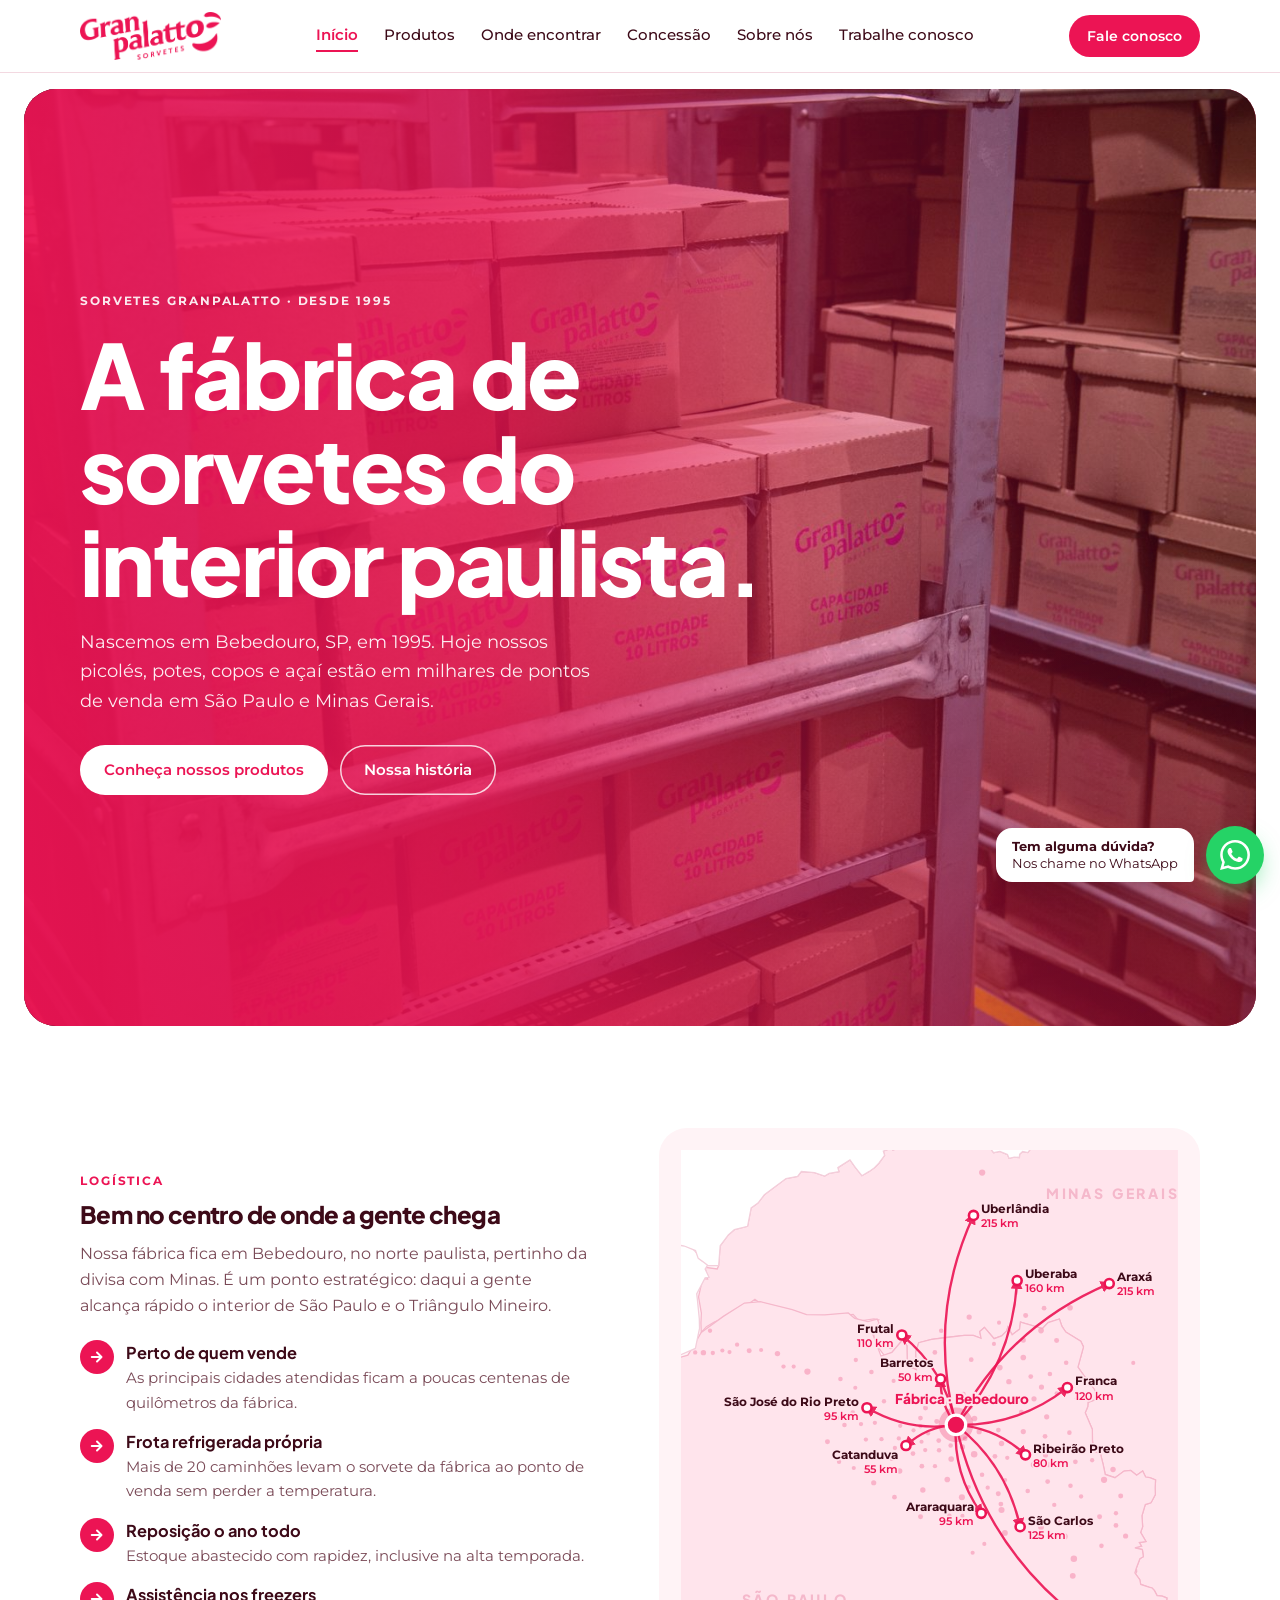
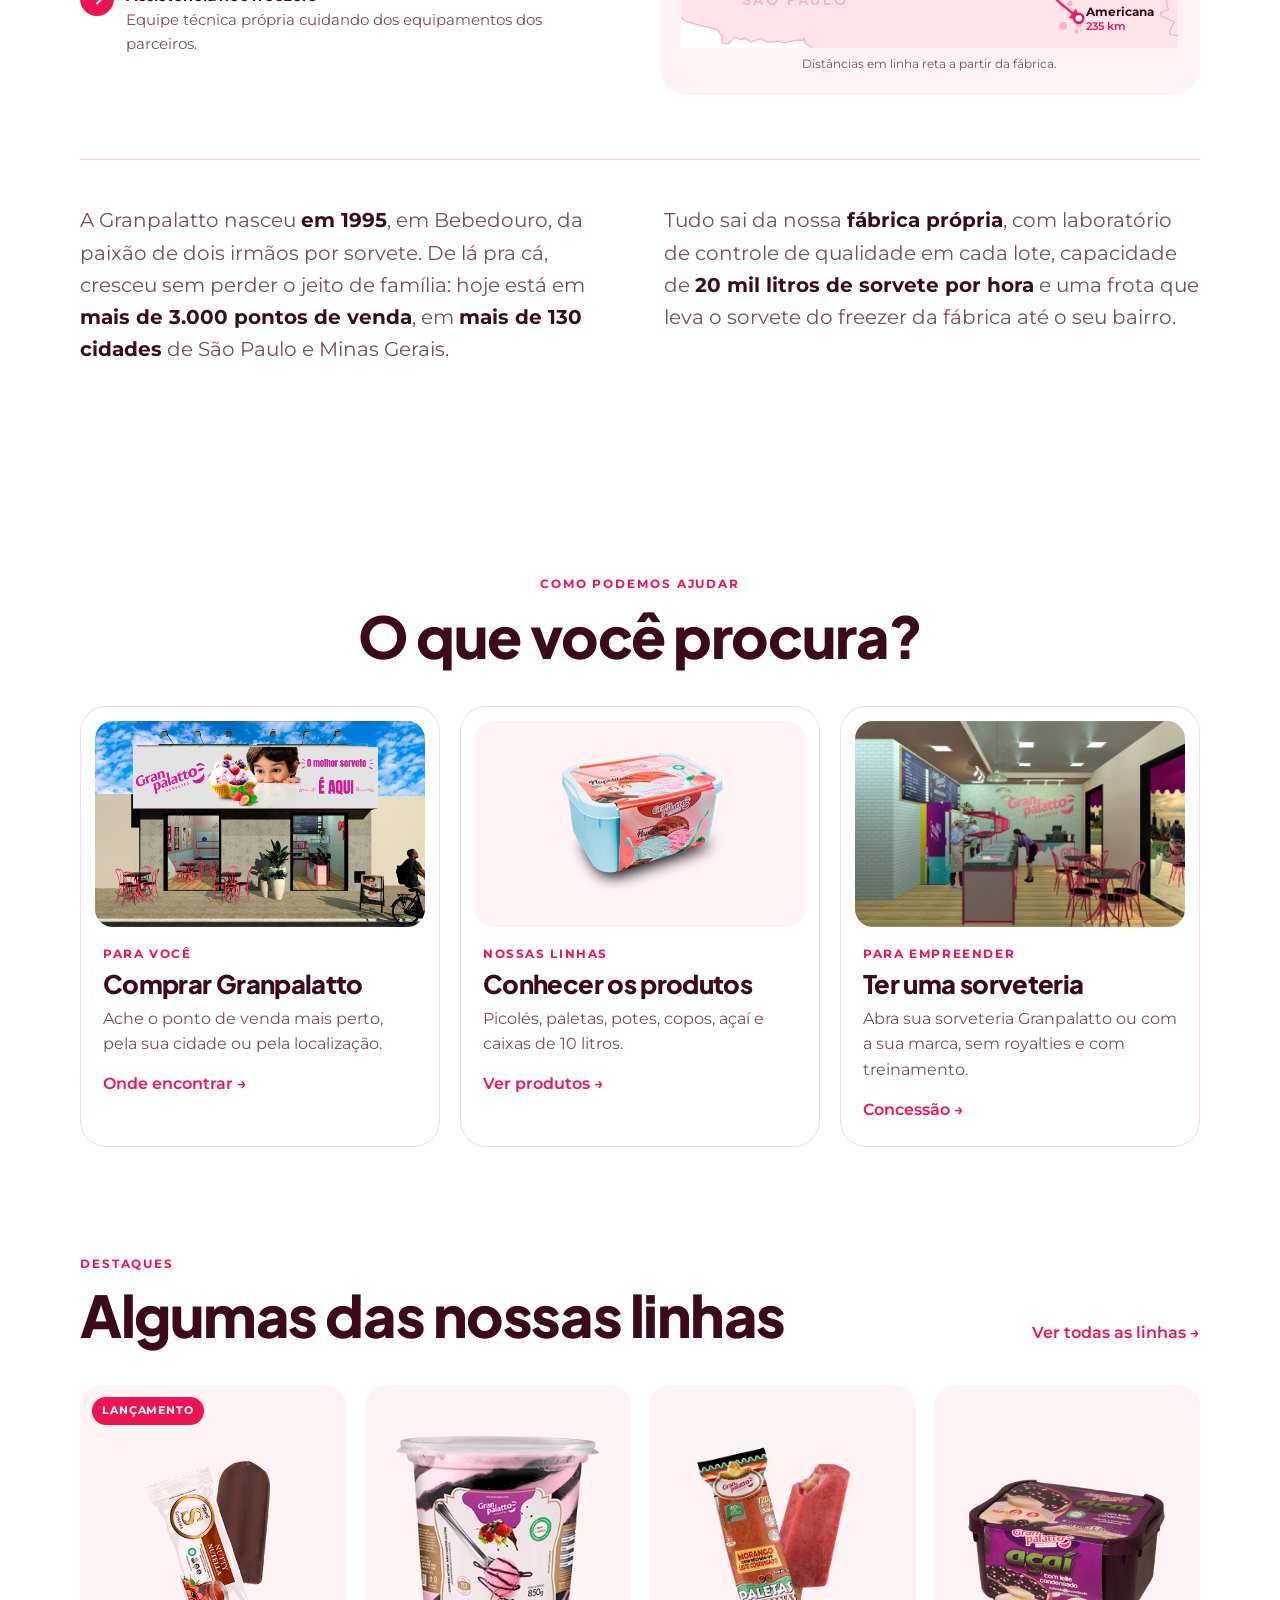
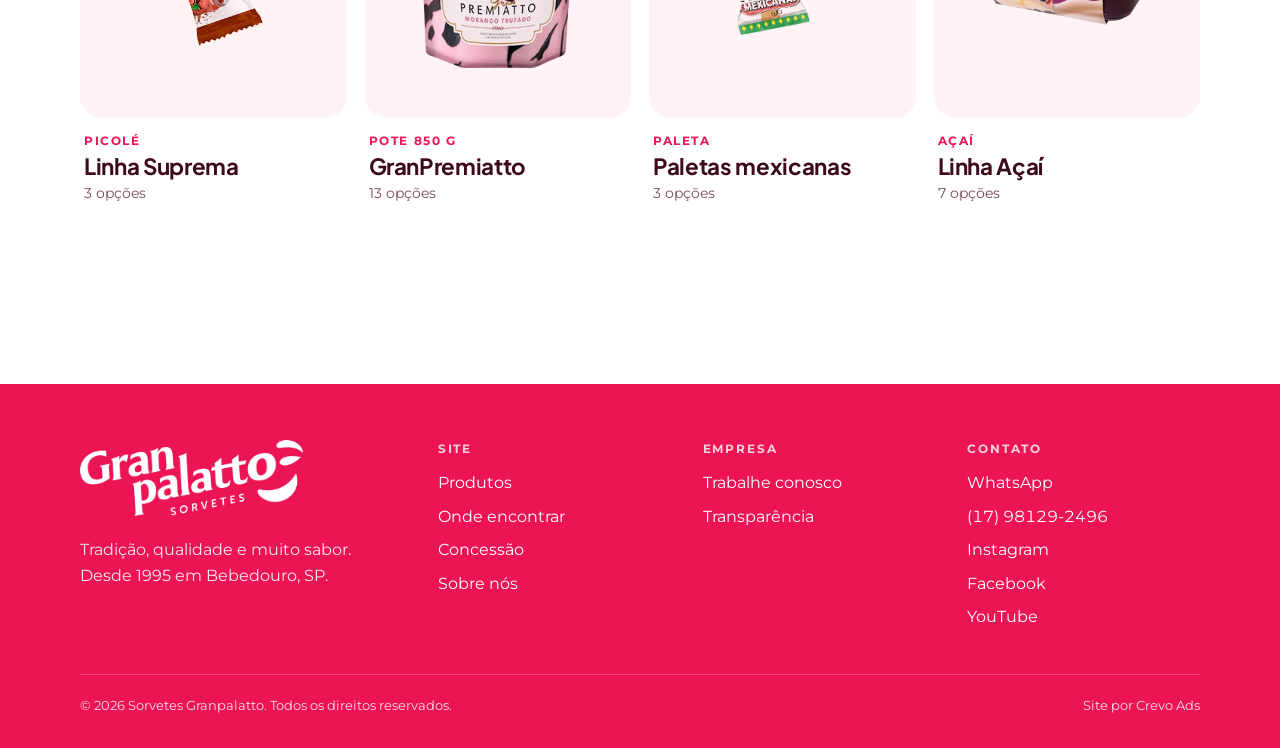
<file: index.html>
<!doctype html><html lang="pt-BR"><head><meta charset="utf-8"><meta name="viewport" content="width=device-width,initial-scale=1,viewport-fit=cover"><title>Sorvetes Granpalatto</title>
<link rel="preconnect" href="https://fonts.googleapis.com">
<link rel="preconnect" href="https://fonts.gstatic.com" crossorigin>
<link rel="stylesheet" href="https://fonts.googleapis.com/css2?family=Plus+Jakarta+Sans:wght@600;700;800&family=Montserrat:wght@400;500;600;700;800&display=swap">
<link rel="stylesheet" href="style.css">

<header>
  <div class="wrap bar">
    <a class="logo" href="index.html" aria-label="Granpalatto Sorvetes, início"><img src="logo-rosa.png" alt="Granpalatto Sorvetes" width="586" height="200"></a>
    <nav aria-label="Principal"><ul><li><a href="index.html" aria-current="page">Início</a></li><li><a href="produtos.html">Produtos</a></li><li><a href="onde-encontrar.html">Onde encontrar</a></li><li><a href="concessao.html">Concessão</a></li><li><a href="sobre.html">Sobre nós</a></li><li><a href="trabalhe-conosco.html">Trabalhe conosco</a></li></ul></nav>
    <details class="mnav"><summary>Menu</summary><ul><li><a href="index.html" aria-current="page">Início</a></li><li><a href="produtos.html">Produtos</a></li><li><a href="onde-encontrar.html">Onde encontrar</a></li><li><a href="concessao.html">Concessão</a></li><li><a href="sobre.html">Sobre nós</a></li><li><a href="trabalhe-conosco.html">Trabalhe conosco</a></li></ul></details>
    <a class="btn btn-pink" href="https://api.whatsapp.com/send?phone=5517981292496&text=Ol%C3%A1%2C%20vim%20pelo%20site%20da%20Granpalatto" target="_blank" rel="noopener">Fale conosco</a>
  </div>
</header>

<main id="topo">
  <section class="hero photo" data-foto="inicio-topo"><div class="hero-slides" aria-hidden="true"><i class="on" style="background-image:url('fotos/fabrica-2.jpg')"></i><i class="" style="background-image:url('fotos/fabrica-5.jpg')"></i><i class="" style="background-image:url('fotos/fabrica-4.jpg')"></i><i class="" style="background-image:url('fotos/fabrica-6.jpg')"></i><i class="" style="background-image:url('fotos/fabrica-3.jpg')"></i><i class="" style="background-image:url('fotos/fabrica-1.jpg')"></i></div><div class="hero-tint" aria-hidden="true"></div><div class="wrap">
      <span class="eyebrow">Sorvetes Granpalatto · desde 1995</span>
      <h1>A fábrica de sorvetes do interior paulista.</h1>
      <p>Nascemos em Bebedouro, SP, em 1995. Hoje nossos picolés, potes, copos e açaí estão em milhares de pontos de venda em São Paulo e Minas Gerais.</p>
      <div class="ctas"><a class="btn btn-white" href="produtos.html">Conheça nossos produtos</a><a class="btn btn-line-w" href="sobre.html">Nossa história</a></div>
    </div></section>

  <section class="rota">
    <div class="wrap rt-grid">
      <div class="rt-txt">
        <span class="eyebrow">Logística</span>
        <h2>Bem no centro de onde a gente chega</h2>
        <p>Nossa fábrica fica em Bebedouro, no norte paulista, pertinho da divisa com Minas. É um ponto estratégico: daqui a gente alcança rápido o interior de São Paulo e o Triângulo Mineiro.</p>
        <ul class="rt-list">
          <li><b>Perto de quem vende</b><span>As principais cidades atendidas ficam a poucas centenas de quilômetros da fábrica.</span></li>
          <li><b>Frota refrigerada própria</b><span>Mais de 20 caminhões levam o sorvete da fábrica ao ponto de venda sem perder a temperatura.</span></li>
          <li><b>Reposição o ano todo</b><span>Estoque abastecido com rapidez, inclusive na alta temporada.</span></li>
          <li><b>Assistência nos freezers</b><span>Equipe técnica própria cuidando dos equipamentos dos parceiros.</span></li>
        </ul>
      </div>
      <figure class="rt-fig"><svg class="rt-map" viewBox="0 0 459 460" role="img" aria-label="Mapa: a fábrica em Bebedouro e as rotas até as principais cidades atendidas em São Paulo e Minas Gerais"><defs><marker id="rt-arrow" viewBox="0 0 10 10" refX="7" refY="5" markerWidth="5" markerHeight="5" orient="auto-start-reverse"><path d="M0 0L10 5L0 10z" fill="#EC1454"/></marker><clipPath id="rt-clip"><rect width="459" height="460" rx="0"/></clipPath></defs><g clip-path="url(#rt-clip)"><path class="rt-uf rt-MG" d="M188.9 191.4L178.1 176.7L178.3 161.5L182.7 156.9L178.2 156.0L164.5 158.0L159.0 151.9L146.7 153.1L126.0 154.6L111.3 152.6L79.4 146.4L68.3 137.9L50.8 150.7L30.7 158.9L23.5 163.2L18.7 168.5L18.4 159.9L18.8 150.6L16.2 135.6L20.0 118.9L24.6 119.2L22.2 108.3L33.5 109.9L34.8 106.7L36.2 88.5L43.7 78.5L49.3 73.6L61.5 70.5L64.8 53.5L71.1 49.0L77.0 41.4L97.0 26.4L107.7 24.3L111.2 19.9L123.3 20.9L132.7 24.1L136.9 21.6L145.9 20.1L144.9 16.3L156.1 9.2L161.0 16.1L167.1 23.8L173.9 19.8L178.7 16.4L182.8 12.2L188.1 4.9L186.9 1.1L194.3 -1.8L195.7 0.2L203.4 -3.2L207.8 -4.4L212.1 -9.4L222.2 -2.5L225.0 -4.2L234.4 -5.0L240.4 -7.3L247.2 -7.7L251.5 -3.4L254.9 -2.0L258.9 -3.5L262.0 -2.9L270.4 -1.6L270.3 -3.6L275.2 -6.9L278.6 -5.5L284.7 -2.8L288.8 2.5L294.6 1.3L301.6 4.2L303.0 7.7L307.8 6.6L312.6 6.9L312.8 4.0L315.6 1.4L320.4 2.4L322.6 -0.5L324.1 -3.7L327.5 -2.0L330.6 -4.3L332.7 -6.0L336.2 -8.5L335.4 -12.9L335.9 -15.0L336.5 -15.4L338.3 -17.3L340.3 -19.7L343.5 -17.0L348.1 -20.7L353.1 -23.5L356.3 -25.9L360.2 -29.5L363.2 -33.1L364.8 -33.7L366.9 -37.8L373.2 -40.9L378.9 -47.3L382.5 -45.9L384.7 -47.8L388.4 -47.2L393.8 -50.0L396.5 -53.0L398.3 -61.4L399.7 -65.0L400.8 -68.4L403.8 -73.0L404.5 -75.0L410.6 -79.4L414.1 -78.8L424.7 -83.7L424.8 -86.2L428.0 -88.3L428.6 -88.8L429.1 -90.2L432.3 -89.4L432.8 -87.9L432.0 -80.3L431.1 -73.8L429.8 -72.2L430.6 -70.0L432.8 -66.7L432.3 -63.7L428.9 -62.1L424.5 -52.7L423.6 -47.9L423.8 -45.4L429.4 -42.8L434.1 -43.7L442.3 -43.4L445.9 -45.2L450.4 -48.1L448.9 -52.8L453.5 -55.4L453.3 -62.5L457.8 -66.9L456.2 -63.4L458.1 -58.9L460.2 -54.0L462.8 -48.4L462.4 -41.0L462.7 -35.5L471.7 -33.2L478.2 -31.5L480.2 -25.9L486.2 -5.9L478.5 2.5L478.1 7.2L481.0 12.7L483.6 13.5L489.7 13.0L494.9 16.3L503.1 18.8L501.3 23.0L499.2 26.1L500.2 28.0L498.3 32.2L497.2 33.9L490.6 43.3L490.4 47.8L483.1 57.6L481.9 67.9L479.4 74.2L476.9 81.4L474.5 94.3L473.3 98.4L474.5 106.2L474.5 109.9L474.0 115.5L477.0 121.3L478.2 127.9L477.0 133.5L474.7 140.5L479.6 142.3L479.6 145.6L484.4 147.0L489.2 149.2L493.1 150.1L499.8 149.6L506.1 151.7L506.7 155.8L509.5 157.3L508.1 165.2L502.1 168.2L499.1 175.6L497.7 179.5L491.6 185.4L491.0 187.6L494.6 190.7L491.4 195.1L498.2 193.1L502.3 198.6L502.4 202.5L497.6 205.2L493.9 213.6L492.7 214.6L488.0 221.5L482.9 230.2L475.0 231.7L471.0 241.0L471.8 244.5L481.7 242.6L488.8 246.8L492.8 253.0L497.6 254.2L496.2 262.4L488.7 275.8L485.6 278.7L485.9 285.3L483.8 289.0L481.8 290.8L482.8 295.0L481.7 301.9L469.7 304.1L470.6 307.4L473.8 310.4L471.1 315.0L471.8 318.0L479.2 325.3L477.3 334.2L473.5 339.0L474.5 340.8L479.6 343.9L481.3 347.5L481.8 354.1L482.3 363.6L481.7 366.1L474.1 370.0L470.3 379.1L473.0 381.8L480.9 383.0L482.9 383.2L481.1 387.9L483.2 391.6L481.8 397.4L480.7 400.9L478.0 399.4L477.7 405.1L473.2 411.8L474.0 416.2L472.9 422.1L474.8 426.3L480.2 429.2L485.9 430.0L493.6 430.8L489.9 435.2L486.3 448.9L474.0 452.2L474.3 449.0L469.1 446.5L464.8 449.4L462.2 447.5L457.7 448.7L451.1 446.9L451.9 442.7L455.8 436.0L444.2 430.7L443.0 429.3L443.1 427.3L450.0 424.5L449.2 422.0L448.5 418.5L448.9 413.9L444.6 412.2L439.8 411.7L437.4 407.0L435.2 404.6L432.3 403.9L424.7 401.3L423.8 396.9L419.8 391.6L421.0 389.5L420.6 386.3L423.9 377.6L427.1 375.7L426.2 369.1L419.3 367.6L425.4 366.0L423.4 362.6L429.5 361.7L424.6 353.2L426.5 348.0L425.8 337.9L428.9 327.5L434.1 325.9L435.3 323.8L438.2 318.4L438.0 312.1L438.4 304.7L433.1 302.6L429.2 302.1L426.5 296.4L420.9 300.4L415.5 296.0L409.3 296.6L400.9 302.7L391.9 299.7L390.1 291.1L388.5 284.6L387.7 281.0L382.3 278.5L380.9 273.3L380.1 268.8L380.0 258.2L373.4 242.7L375.8 237.0L376.0 233.1L382.6 230.7L382.9 223.8L381.9 221.2L373.6 210.2L366.7 200.5L371.8 181.9L369.3 176.6L355.5 168.2L351.8 162.7L349.6 156.1L339.1 159.5L334.0 164.9L313.6 158.9L312.8 165.4L305.9 170.7L302.0 163.5L300.8 167.2L296.2 171.7L289.2 174.3L280.3 163.9L276.0 167.7L277.2 174.0L270.0 171.3L261.8 171.3L245.2 173.2L231.5 175.0L219.6 178.0L216.8 186.6L217.5 202.9L209.1 199.3L208.7 180.7L204.8 175.4L194.8 187.0Z"/><path class="rt-uf rt-PR" d="M24.3 491.2L20.6 494.2L12.0 493.7L6.6 484.2L2.7 482.0L-0.6 477.1L1.9 483.9L-4.3 486.3L-2.5 491.1L-6.0 497.8L-10.3 498.3L-11.2 491.2L-12.0 485.6L-9.8 477.2L-18.4 472.9L-27.4 466.6L-24.8 459.2L-26.2 451.7L-25.8 443.2L-26.3 436.0L-29.7 428.9L-23.0 425.2L-16.2 425.8L-6.1 426.7L4.1 435.2L18.4 439.3L23.9 440.3L33.5 443.1L38.2 449.4L37.9 455.1L43.1 456.2L49.2 449.9L55.5 452.4L61.7 451.2L67.0 453.6L73.4 451.2L80.6 454.8L89.4 453.8L95.3 455.3L100.5 454.1L106.1 452.7L113.0 452.9L113.7 449.7L115.0 455.8L121.8 460.0L124.5 467.0L132.0 470.2L138.2 470.9L142.6 476.5L147.9 493.0L141.8 495.1L136.7 496.5L132.0 499.0L132.1 504.8L129.9 503.9L126.3 501.4L124.5 497.7L125.7 496.1L122.4 493.8L120.4 492.9L119.8 490.5L119.1 491.7L119.4 499.0L113.4 505.2L102.5 499.3L91.7 497.8L92.4 494.3L93.3 490.3L94.5 488.3L93.3 483.3L91.4 482.4L86.2 485.0L79.8 486.9L75.9 484.8L67.8 483.4L67.8 484.8L65.0 486.7L68.2 489.4L66.3 491.3L68.8 491.6L66.0 495.0L58.6 497.5L52.5 494.9L47.7 491.6L44.5 488.5L43.6 487.5L40.9 487.2L41.0 488.8L33.3 488.2L30.5 494.8L24.3 491.2Z"/><path class="rt-uf rt-SP" d="M55.5 452.4L49.2 449.9L44.1 456.2L37.9 455.1L38.2 449.4L33.5 443.1L23.9 440.3L18.4 439.3L4.1 435.2L-6.1 426.7L-16.2 425.8L-23.0 425.2L-23.6 411.5L-30.0 405.8L-24.0 390.2L-20.0 384.4L-25.9 379.7L-23.4 371.3L-20.3 367.3L-18.0 360.1L-25.1 355.1L-21.6 353.9L-20.9 347.7L-17.6 335.3L-26.2 333.3L-31.4 329.0L-28.8 318.8L-27.1 305.9L-26.2 299.3L-27.1 284.3L-26.6 282.9L-20.7 277.2L-18.8 267.5L-26.3 263.6L-25.9 256.8L-23.5 249.1L-20.5 228.1L-27.5 227.0L-35.1 222.3L-23.3 208.2L-13.2 195.3L6.4 189.5L18.7 168.5L39.1 153.7L58.6 141.4L73.3 140.1L102.8 147.4L116.0 152.0L132.8 152.4L154.5 150.5L160.5 155.5L172.7 158.6L181.2 156.2L182.8 159.9L177.2 170.3L184.7 190.3L194.8 187.0L204.8 175.4L208.7 180.7L209.1 199.3L217.5 202.9L216.8 186.6L219.6 178.0L231.5 175.0L245.2 173.2L261.8 171.3L270.0 171.3L277.2 174.0L276.0 167.7L280.3 163.9L289.2 174.3L296.2 171.7L300.8 167.2L302.0 163.5L305.9 170.7L312.8 165.4L313.6 158.9L334.0 164.9L339.1 159.5L349.6 156.1L351.8 162.7L355.5 168.2L369.3 176.6L371.8 181.9L366.7 200.5L373.6 210.2L381.9 221.2L382.9 223.8L382.6 230.7L376.0 233.1L375.8 237.0L373.4 242.7L380.0 258.2L380.1 268.8L380.9 273.3L382.3 278.5L387.7 281.0L388.5 284.6L390.1 291.1L391.9 299.7L400.9 302.7L409.3 296.6L415.5 296.0L420.9 300.4L426.5 296.4L429.2 302.1L433.1 302.6L438.4 304.7L438.0 312.1L438.2 318.4L435.3 323.8L434.1 325.9L428.9 327.5L425.8 337.9L426.5 348.0L424.6 353.2L429.5 361.7L423.4 362.6L425.4 366.0L419.3 367.6L426.2 369.1L427.1 375.7L423.9 377.6L420.6 386.3L419.3 390.6L423.8 396.9L424.7 401.3L432.3 403.9L435.2 404.6L437.4 407.0L439.8 411.7L444.6 412.2L448.9 413.9L448.5 418.5L449.2 422.0L450.0 424.5L443.1 427.3L443.0 429.3L444.2 430.7L455.8 436.0L451.9 442.7L451.1 446.9L457.7 448.7L462.2 447.5L464.8 449.4L469.1 446.5L474.3 449.0L474.0 452.2L482.3 449.6L482.3 456.6L480.9 459.4L478.6 467.8L478.4 472.0L480.1 478.0L474.3 485.5L472.6 483.5L465.7 478.9L458.2 479.9L456.3 484.6L450.0 488.6L445.9 488.6L444.0 487.1L438.7 483.8L430.2 482.5L419.2 484.8L411.9 485.8L405.8 487.8L397.2 492.6L396.3 486.0L390.8 483.6L382.5 482.5L376.9 485.7L376.1 488.4L377.4 493.7L381.1 497.4L366.7 503.1L362.8 503.9L360.7 499.0L355.3 495.4L341.1 498.5L339.6 494.3L337.1 487.3L335.7 480.7L329.7 482.0L326.1 483.4L321.1 485.1L320.1 482.2L317.2 482.8L314.3 483.5L300.9 488.3L299.4 484.3L293.2 483.5L278.8 479.6L276.0 485.7L277.2 488.0L273.9 486.5L267.7 487.0L265.6 489.2L262.1 488.5L258.9 487.3L247.8 487.9L235.9 494.2L233.3 491.9L224.4 486.7L206.0 487.8L193.4 486.4L187.6 488.6L182.6 487.0L175.7 486.4L168.7 488.1L168.4 493.0L166.6 491.1L164.5 484.1L157.8 478.2L157.2 480.6L155.5 488.0L147.3 488.1L137.7 474.1L132.0 470.2L124.5 467.0L121.8 460.0L115.0 455.8L113.7 449.7L113.0 452.9L106.1 452.7L100.5 454.1L95.3 455.3L89.4 453.8L80.6 454.8L73.4 451.2L64.3 454.3L58.4 450.4Z"/><path class="rt-uf rt-MS" d="M-54.5 151.6L-45.7 164.7L-41.0 158.2L-29.3 151.2L-30.2 148.9L-33.8 142.3L-36.2 138.9L-38.2 135.9L-48.8 122.5L-54.3 108.5L-60.1 91.1L-60.7 86.2L-63.2 83.3L-56.7 83.8L-52.5 81.7L-37.7 86.6L-34.8 84.8L-28.2 74.7L-25.9 75.4L-20.6 76.6L-16.4 79.4L-10.0 81.8L-4.9 87.4L-0.2 86.1L10.6 90.8L17.0 98.3L20.1 101.0L24.8 106.0L22.3 110.0L25.9 117.6L22.3 118.1L14.5 132.9L15.1 137.7L16.9 155.9L17.1 164.8L13.3 183.3L-8.9 192.8L-19.6 205.9L-28.1 216.8L-38.4 218.2L-46.6 209.1L-59.2 204.4L-65.0 207.9L-76.0 206.0L-81.0 196.2L-83.4 187.7L-83.7 185.1L-86.1 172.9L-74.5 162.6L-62.9 160.3L-54.5 151.6Z"/><path class="rt-uf rt-GO" d="M3.0 88.7L-4.9 87.4L-10.0 81.8L-16.4 79.4L-20.6 76.6L-25.9 75.4L-28.2 74.7L-38.3 74.0L-42.8 73.7L-45.5 67.3L-43.5 38.1L-46.4 36.7L-53.2 36.1L-56.3 32.3L-64.9 24.8L-67.8 14.1L-56.1 14.1L-51.6 6.9L-49.4 7.3L-45.5 8.1L-41.1 9.3L-42.2 2.8L-46.3 -3.9L-42.2 -11.2L-50.3 -15.7L-55.8 -18.6L-60.5 -26.1L-67.8 -24.3L-76.8 -25.6L-78.2 -31.5L-86.5 -36.0L-89.5 -37.6L-92.7 -44.7L-93.9 -51.0L-93.6 -55.2L-100.7 -61.1L-96.5 -62.3L-97.7 -67.3L-97.0 -69.9L-98.7 -76.2L-103.6 -81.5L-88.6 -76.3L-78.4 -76.8L-75.7 -74.9L-75.5 -80.3L-76.6 -88.7L-77.7 -90.9L-73.2 -93.1L-71.2 -100.9L-69.2 -105.2L-63.7 -106.6L-60.4 -110.5L-51.2 -113.1L-43.3 -112.3L-32.6 -108.1L-31.9 -101.9L-23.4 -99.1L-21.5 -95.4L-3.8 -86.8L11.2 -87.2L24.4 -98.8L20.8 -100.6L21.4 -108.4L17.8 -107.3L8.1 -111.2L10.5 -121.0L17.7 -127.3L24.8 -130.8L27.7 -124.7L34.1 -122.8L37.7 -122.0L42.1 -116.9L43.4 -113.4L46.6 -109.3L47.3 -107.8L49.5 -104.3L52.9 -101.4L54.6 -102.4L51.2 -99.2L50.6 -92.7L46.7 -90.2L41.8 -82.5L46.7 -74.1L38.8 -65.4L42.7 -56.8L51.2 -52.9L48.1 -48.8L57.5 -42.0L73.1 -45.3L77.2 -46.8L80.1 -45.8L85.6 -40.2L88.8 -36.9L96.5 -32.7L97.3 -36.9L99.5 -40.1L105.6 -45.4L110.9 -44.7L115.1 -50.3L111.6 -55.1L110.6 -60.4L114.6 -62.5L120.2 -60.5L124.3 -54.8L132.4 -50.2L142.5 -54.2L150.1 -56.0L156.4 -54.5L163.5 -55.0L163.5 -61.4L164.8 -62.3L166.4 -64.6L165.6 -66.4L164.9 -69.1L168.1 -77.2L171.7 -80.3L175.7 -80.9L177.9 -83.3L178.3 -87.7L182.1 -88.1L187.7 -86.8L194.2 -87.0L198.9 -87.8L210.8 -82.1L216.9 -73.3L221.1 -70.2L220.5 -65.5L220.2 -54.4L220.0 -52.2L225.4 -48.0L231.8 -47.3L235.5 -53.1L240.3 -45.4L239.7 -33.9L246.3 -34.7L248.8 -40.7L250.7 -47.6L251.8 -52.2L257.3 -56.2L262.5 -50.8L262.7 -48.6L270.2 -45.7L271.7 -44.5L279.7 -40.8L280.9 -41.1L287.8 -45.4L289.6 -47.0L297.3 -47.6L312.4 -48.1L318.6 -52.9L319.5 -55.7L322.8 -62.1L332.1 -56.3L333.2 -58.2L335.0 -61.7L335.2 -63.0L336.3 -65.5L334.2 -78.4L335.9 -80.7L337.1 -82.4L338.2 -83.9L341.2 -85.9L342.8 -91.5L343.2 -94.3L346.8 -87.6L350.6 -86.2L362.2 -87.7L367.1 -74.7L364.1 -70.1L361.4 -65.6L360.2 -61.3L358.5 -56.9L360.0 -50.3L361.6 -46.3L363.5 -40.4L365.3 -37.3L364.8 -33.7L363.2 -33.1L360.2 -29.5L356.3 -25.9L353.1 -23.5L348.1 -20.7L343.5 -17.0L340.3 -19.7L338.3 -17.3L336.5 -15.4L335.9 -15.0L335.4 -12.9L336.2 -8.5L332.7 -6.0L330.6 -4.3L327.5 -2.0L324.1 -3.7L322.6 -0.5L320.4 2.4L315.6 1.4L312.8 4.0L312.6 6.9L307.8 6.6L303.0 7.7L301.6 4.2L294.6 1.3L288.8 2.5L284.7 -2.8L278.6 -5.5L275.2 -6.9L270.3 -3.6L270.4 -1.6L262.0 -2.9L258.9 -3.5L254.9 -2.0L251.5 -3.4L247.2 -7.7L240.4 -7.3L234.4 -5.0L225.0 -4.2L222.2 -2.5L212.1 -9.4L207.8 -4.4L203.4 -3.2L195.7 0.2L194.3 -1.8L186.9 1.1L188.1 4.9L182.8 12.2L178.7 16.4L173.9 19.8L167.1 23.8L161.0 16.1L156.1 9.2L144.9 16.3L145.9 20.1L136.9 21.6L132.7 24.1L123.3 20.9L111.2 19.9L107.7 24.3L97.0 26.4L77.0 41.4L71.1 49.0L64.8 53.5L61.5 70.5L49.3 73.6L43.7 78.5L36.2 88.5L34.8 106.7L24.9 106.8L20.1 103.1L15.9 100.1L13.4 92.9L3.0 88.7Z"/></g><text class="rt-st" x="337" y="45">MINAS GERAIS</text><text class="rt-st" x="56" y="420">SÃO PAULO</text><circle class="rt-c" cx="254.0" cy="253.9" r="4.4"/><circle class="rt-c" cx="318.2" cy="281.6" r="5.0"/><circle class="rt-c" cx="239.8" cy="211.6" r="3.2"/><circle class="rt-c" cx="277.4" cy="335.6" r="3.6"/><circle class="rt-c" cx="293.1" cy="317.5" r="2.3"/><circle class="rt-c" cx="295.5" cy="327.1" r="2.2"/><circle class="rt-c" cx="296.1" cy="332.5" r="2.8"/><circle class="rt-c" cx="313.3" cy="348.0" r="3.9"/><circle class="rt-c" cx="302.9" cy="214.0" r="2.5"/><circle class="rt-c" cx="314.4" cy="242.1" r="2.2"/><circle class="rt-c" cx="316.2" cy="191.7" r="2.6"/><circle class="rt-c" cx="309.5" cy="230.1" r="3.1"/><circle class="rt-c" cx="326.1" cy="229.9" r="2.4"/><circle class="rt-c" cx="285.1" cy="229.1" r="2.8"/><circle class="rt-c" cx="270.8" cy="281.0" r="3.0"/><circle class="rt-c" cx="268.1" cy="193.7" r="2.2"/><circle class="rt-c" cx="294.5" cy="201.0" r="2.6"/><circle class="rt-c" cx="299.2" cy="353.7" r="2.7"/><circle class="rt-c" cx="259.5" cy="320.8" r="2.8"/><circle class="rt-c" cx="265.7" cy="311.4" r="2.0"/><circle class="rt-c" cx="246.0" cy="304.4" r="2.6"/><circle class="rt-c" cx="260.0" cy="274.3" r="2.4"/><circle class="rt-c" cx="234.6" cy="292.1" r="2.0"/><circle class="rt-c" cx="296.1" cy="271.2" r="2.5"/><circle class="rt-c" cx="207.8" cy="273.0" r="3.2"/><circle class="rt-c" cx="249.6" cy="285.4" r="2.6"/><circle class="rt-c" cx="221.2" cy="247.6" r="2.2"/><circle class="rt-c" cx="210.1" cy="230.6" r="2.7"/><circle class="rt-c" cx="238.4" cy="277.4" r="2.1"/><circle class="rt-c" cx="275.4" cy="260.2" r="2.4"/><circle class="rt-c" cx="271.1" cy="248.0" r="2.6"/><circle class="rt-c" cx="236.3" cy="250.9" r="2.3"/><circle class="rt-c" cx="187.5" cy="232.1" r="2.0"/><circle class="rt-c" cx="171.8" cy="238.1" r="4.1"/><circle class="rt-c" cx="201.2" cy="266.4" r="2.0"/><circle class="rt-c" cx="316.2" cy="260.1" r="2.4"/><circle class="rt-c" cx="202.5" cy="254.8" r="2.0"/><circle class="rt-c" cx="249.1" cy="272.9" r="2.1"/><circle class="rt-c" cx="223.4" cy="314.1" r="2.5"/><circle class="rt-c" cx="356.9" cy="219.5" r="5.0"/><circle class="rt-c" cx="260.8" cy="225.5" r="2.2"/><circle class="rt-c" cx="333.0" cy="219.0" r="2.4"/><circle class="rt-c" cx="221.3" cy="338.8" r="2.3"/><circle class="rt-c" cx="243.5" cy="233.3" r="2.4"/><circle class="rt-c" cx="238.1" cy="268.4" r="2.2"/><circle class="rt-c" cx="267.5" cy="237.4" r="2.3"/><circle class="rt-c" cx="214.3" cy="280.4" r="2.2"/><circle class="rt-c" cx="278.1" cy="300.0" r="2.1"/><circle class="rt-c" cx="203.9" cy="197.7" r="2.2"/><circle class="rt-c" cx="325.7" cy="290.8" r="2.6"/><circle class="rt-c" cx="347.0" cy="176.0" r="2.3"/><circle class="rt-c" cx="365.8" cy="229.5" r="2.0"/><circle class="rt-c" cx="234.5" cy="187.0" r="2.2"/><circle class="rt-c" cx="340.8" cy="206.9" r="2.1"/><circle class="rt-c" cx="225.9" cy="238.3" r="2.3"/><circle class="rt-c" cx="222.5" cy="292.1" r="2.2"/><circle class="rt-c" cx="336.3" cy="264.5" r="2.2"/><circle class="rt-c" cx="202.0" cy="296.6" r="2.5"/><circle class="rt-c" cx="337.8" cy="246.5" r="2.4"/><circle class="rt-c" cx="332.6" cy="166.8" r="2.6"/><circle class="rt-c" cx="323.1" cy="209.3" r="2.2"/><circle class="rt-c" cx="332.6" cy="348.2" r="2.7"/><circle class="rt-c" cx="354.2" cy="357.1" r="3.0"/><circle class="rt-c" cx="362.9" cy="377.6" r="3.0"/><circle class="rt-c" cx="178.0" cy="307.4" r="2.4"/><circle class="rt-c" cx="350.2" cy="344.7" r="2.7"/><circle class="rt-c" cx="338.7" cy="306.3" r="2.2"/><circle class="rt-c" cx="359.8" cy="310.2" r="2.1"/><circle class="rt-c" cx="141.4" cy="232.6" r="2.3"/><circle class="rt-c" cx="144.5" cy="247.4" r="1.9"/><circle class="rt-c" cx="147.3" cy="211.5" r="2.1"/><circle class="rt-c" cx="155.0" cy="230.5" r="2.1"/><circle class="rt-c" cx="170.8" cy="267.5" r="2.0"/><circle class="rt-c" cx="369.6" cy="320.1" r="2.0"/><circle class="rt-c" cx="228.3" cy="261.9" r="1.9"/><circle class="rt-c" cx="161.5" cy="194.0" r="2.0"/><circle class="rt-c" cx="197.6" cy="275.3" r="2.0"/><circle class="rt-c" cx="390.8" cy="304.7" r="2.9"/><circle class="rt-c" cx="310.5" cy="120.6" r="5.0"/><circle class="rt-c" cx="152.8" cy="280.2" r="1.9"/><circle class="rt-c" cx="135.3" cy="269.5" r="2.3"/><circle class="rt-c" cx="225.6" cy="277.2" r="2.0"/><circle class="rt-c" cx="175.9" cy="205.1" r="2.1"/><circle class="rt-c" cx="151.0" cy="254.0" r="2.1"/><circle class="rt-c" cx="247.9" cy="337.8" r="2.1"/><circle class="rt-c" cx="146.0" cy="288.1" r="2.0"/><circle class="rt-c" cx="395.6" cy="123.4" r="2.9"/><circle class="rt-c" cx="260.0" cy="338.0" r="1.9"/><circle class="rt-c" cx="270.2" cy="60.4" r="5.0"/><circle class="rt-c" cx="369.5" cy="346.2" r="2.3"/><circle class="rt-c" cx="359.4" cy="145.7" r="2.6"/><circle class="rt-c" cx="399.1" cy="295.1" r="2.5"/><circle class="rt-c" cx="266.2" cy="154.3" r="2.4"/><circle class="rt-c" cx="318.4" cy="152.9" r="2.3"/><circle class="rt-c" cx="386.7" cy="338.9" r="2.3"/><circle class="rt-c" cx="379.8" cy="286.6" r="2.0"/><circle class="rt-c" cx="278.2" cy="20.8" r="2.9"/><circle class="rt-c" cx="197.2" cy="320.7" r="2.2"/><circle class="rt-c" cx="158.7" cy="242.7" r="2.2"/><circle class="rt-c" cx="240.4" cy="166.9" r="2.1"/><circle class="rt-c" cx="344.8" cy="327.9" r="2.0"/><circle class="rt-c" cx="358.8" cy="261.1" r="2.1"/><circle class="rt-c" cx="171.5" cy="180.2" r="2.0"/><circle class="rt-c" cx="204.0" cy="170.9" r="2.5"/><circle class="rt-c" cx="193.7" cy="181.9" r="2.1"/><circle class="rt-c" cx="361.9" cy="393.4" r="2.7"/><circle class="rt-c" cx="364.3" cy="288.1" r="2.2"/><circle class="rt-c" cx="301.4" cy="284.4" r="2.0"/><circle class="rt-c" cx="406.2" cy="319.6" r="2.3"/><circle class="rt-c" cx="280.2" cy="363.9" r="1.9"/><circle class="rt-c" cx="116.8" cy="204.7" r="2.9"/><circle class="rt-c" cx="20.7" cy="187.2" r="2.5"/><circle class="rt-c" cx="89.1" cy="188.1" r="2.5"/><circle class="rt-c" cx="320.3" cy="315.0" r="2.1"/><circle class="rt-c" cx="340.2" cy="290.7" r="2.4"/><circle class="rt-c" cx="336.7" cy="281.7" r="2.4"/><circle class="rt-c" cx="161.0" cy="219.6" r="1.9"/><circle class="rt-c" cx="63.0" cy="185.5" r="2.3"/><circle class="rt-c" cx="316.2" cy="175.6" r="2.4"/><circle class="rt-c" cx="290.0" cy="283.0" r="2.2"/><circle class="rt-c" cx="179.1" cy="252.0" r="2.0"/><circle class="rt-c" cx="262.5" cy="266.7" r="2.2"/><circle class="rt-c" cx="104.1" cy="200.1" r="1.9"/><circle class="rt-c" cx="166.3" cy="253.2" r="2.0"/><circle class="rt-c" cx="355.8" cy="196.6" r="2.1"/><circle class="rt-c" cx="293.2" cy="258.7" r="2.2"/><circle class="rt-c" cx="221.2" cy="255.3" r="2.0"/><circle class="rt-c" cx="159.6" cy="293.8" r="1.9"/><circle class="rt-c" cx="401.8" cy="346.8" r="2.2"/><circle class="rt-c" cx="410.7" cy="356.6" r="2.4"/><circle class="rt-c" cx="388.4" cy="365.7" r="2.1"/><circle class="rt-c" cx="283.3" cy="311.9" r="2.0"/><circle class="rt-c" cx="222.2" cy="269.5" r="1.9"/><circle class="rt-c" cx="38.2" cy="185.2" r="1.9"/><circle class="rt-c" cx="13.1" cy="187.0" r="2.0"/><circle class="rt-c" cx="29.4" cy="187.5" r="2.0"/><circle class="rt-c" cx="196.4" cy="213.3" r="1.9"/><circle class="rt-c" cx="94.7" cy="200.1" r="2.0"/><circle class="rt-c" cx="44.8" cy="186.7" r="1.9"/><circle class="rt-c" cx="189.1" cy="196.3" r="2.0"/><circle class="rt-c" cx="74.0" cy="184.8" r="1.9"/><circle class="rt-c" cx="185.2" cy="267.1" r="2.0"/><circle class="rt-c" cx="51.8" cy="179.8" r="2.0"/><circle class="rt-c" cx="269.4" cy="372.0" r="1.9"/><circle class="rt-c" cx="214.8" cy="259.0" r="1.9"/><circle class="rt-c" cx="335.4" cy="146.1" r="2.2"/><circle class="rt-c" cx="26.8" cy="167.0" r="2.0"/><circle class="rt-c" cx="347.1" cy="224.8" r="2.0"/><circle class="rt-c" cx="293.8" cy="159.5" r="1.9"/><circle class="rt-c" cx="194.6" cy="285.4" r="1.9"/><circle class="rt-c" cx="289.1" cy="179.1" r="1.9"/><circle class="rt-c" cx="401.8" cy="335.6" r="2.0"/><circle class="rt-c" cx="299.5" cy="304.8" r="1.9"/><circle class="rt-c" cx="367.4" cy="432.6" r="4.3"/><circle class="rt-c" cx="353.0" cy="439.6" r="3.6"/><circle class="rt-c" cx="352.2" cy="288.3" r="1.9"/><circle class="rt-c" cx="417.8" cy="196.7" r="1.9"/><circle class="rt-c" cx="367.5" cy="438.0" r="2.9"/><circle class="rt-c" cx="365.5" cy="444.7" r="2.0"/><circle class="rt-c" cx="359.3" cy="419.0" r="2.4"/><path class="rt-line" d="M254.0 253.9Q227.2 154.2 270.2 60.4" pathLength="100" style="--d:0.00s" marker-end="url(#rt-arrow)"/><path class="rt-line" d="M254.0 253.9Q306.2 197.4 310.5 120.6" pathLength="100" style="--d:0.18s" marker-end="url(#rt-arrow)"/><path class="rt-line" d="M254.0 253.9Q301.3 163.1 395.6 123.4" pathLength="100" style="--d:0.36s" marker-end="url(#rt-arrow)"/><path class="rt-line" d="M254.0 253.9Q243.9 203.4 204.0 170.9" pathLength="100" style="--d:0.54s" marker-end="url(#rt-arrow)"/><path class="rt-line" d="M254.0 253.9Q210.0 260.8 171.8 238.1" pathLength="100" style="--d:0.72s" marker-end="url(#rt-arrow)"/><path class="rt-line" d="M254.0 253.9Q227.4 255.1 207.8 273.0" pathLength="100" style="--d:0.90s" marker-end="url(#rt-arrow)"/><path class="rt-line" d="M254.0 253.9Q239.3 235.3 239.8 211.6" pathLength="100" style="--d:1.08s" marker-end="url(#rt-arrow)"/><path class="rt-line" d="M254.0 253.9Q311.6 255.2 356.9 219.5" pathLength="100" style="--d:1.26s" marker-end="url(#rt-arrow)"/><path class="rt-line" d="M254.0 253.9Q291.1 256.2 318.2 281.6" pathLength="100" style="--d:1.44s" marker-end="url(#rt-arrow)"/><path class="rt-line" d="M254.0 253.9Q251.0 298.9 277.4 335.6" pathLength="100" style="--d:1.62s" marker-end="url(#rt-arrow)"/><path class="rt-line" d="M254.0 253.9Q300.6 290.3 313.3 348.0" pathLength="100" style="--d:1.80s" marker-end="url(#rt-arrow)"/><path class="rt-line" d="M254.0 253.9Q278.5 363.7 367.4 432.6" pathLength="100" style="--d:1.98s" marker-end="url(#rt-arrow)"/><g class="rt-lb" style="--d:0.60s"><circle cx="270.2" cy="60.4" r="4.2"/><text x="277.2" y="58.4" text-anchor="start">Uberlândia<tspan x="277.2" dy="13">215 km</tspan></text></g><g class="rt-lb" style="--d:0.78s"><circle cx="310.5" cy="120.6" r="4.2"/><text x="317.5" y="118.6" text-anchor="start">Uberaba<tspan x="317.5" dy="13">160 km</tspan></text></g><g class="rt-lb" style="--d:0.96s"><circle cx="395.6" cy="123.4" r="4.2"/><text x="402.6" y="121.4" text-anchor="start">Araxá<tspan x="402.6" dy="13">215 km</tspan></text></g><g class="rt-lb" style="--d:1.14s"><circle cx="204.0" cy="170.9" r="4.2"/><text x="197.0" y="168.9" text-anchor="end">Frutal<tspan x="197.0" dy="13">110 km</tspan></text></g><g class="rt-lb" style="--d:1.32s"><circle cx="171.8" cy="238.1" r="4.2"/><text x="164.8" y="236.1" text-anchor="end">São José do Rio Preto<tspan x="164.8" dy="13">95 km</tspan></text></g><g class="rt-lb" style="--d:1.50s"><circle cx="207.8" cy="273.0" r="4.2"/><text x="200.8" y="285.0" text-anchor="end">Catanduva<tspan x="200.8" dy="13">55 km</tspan></text></g><g class="rt-lb" style="--d:1.68s"><circle cx="239.8" cy="211.6" r="4.2"/><text x="232.8" y="200.6" text-anchor="end">Barretos<tspan x="232.8" dy="13">50 km</tspan></text></g><g class="rt-lb" style="--d:1.86s"><circle cx="356.9" cy="219.5" r="4.2"/><text x="363.9" y="217.5" text-anchor="start">Franca<tspan x="363.9" dy="13">120 km</tspan></text></g><g class="rt-lb" style="--d:2.04s"><circle cx="318.2" cy="281.6" r="4.2"/><text x="325.2" y="279.6" text-anchor="start">Ribeirão Preto<tspan x="325.2" dy="13">80 km</tspan></text></g><g class="rt-lb" style="--d:2.22s"><circle cx="277.4" cy="335.6" r="4.2"/><text x="270.4" y="333.6" text-anchor="end">Araraquara<tspan x="270.4" dy="13">95 km</tspan></text></g><g class="rt-lb" style="--d:2.40s"><circle cx="313.3" cy="348.0" r="4.2"/><text x="320.3" y="346.0" text-anchor="start">São Carlos<tspan x="320.3" dy="13">125 km</tspan></text></g><g class="rt-lb" style="--d:2.58s"><circle cx="367.4" cy="432.6" r="4.2"/><text x="374.4" y="430.6" text-anchor="start">Americana<tspan x="374.4" dy="13">235 km</tspan></text></g><g class="rt-hub"><circle class="rt-pulse" cx="254.0" cy="253.9" r="16"/><circle cx="254.0" cy="253.9" r="9"/><text x="260.0" y="234.9" text-anchor="middle">Fábrica · Bebedouro</text></g></svg><figcaption>Distâncias em linha reta a partir da fábrica.</figcaption></figure>
    </div>
    <div class="wrap">
      <div class="rt-story">
        <p>A Granpalatto nasceu <b>em 1995</b>, em Bebedouro, da paixão de dois irmãos por sorvete. De lá pra cá, cresceu sem perder o jeito de família: hoje está em <b>mais de 3.000 pontos de venda</b>, em <b>mais de 130 cidades</b> de São Paulo e Minas Gerais.</p>
        <p>Tudo sai da nossa <b>fábrica própria</b>, com laboratório de controle de qualidade em cada lote, capacidade de <b>20 mil litros de sorvete por hora</b> e uma frota que leva o sorvete do freezer da fábrica até o seu bairro.</p>
      </div>
    </div>
  </section>

  <section>
    <div class="wrap">
      <div class="sec-head center"><div><span class="eyebrow">Como podemos ajudar</span><h2>O que você procura?</h2></div></div>
      <div class="paths">
        <a class="path" href="onde-encontrar.html"><div class="media soft has-img" style="--img:url('fotos/inicio-comprar.jpg')" data-foto="inicio-comprar"><svg class="ph-art" viewBox="0 0 100 100" aria-hidden="true"><path d="M24 34c0-14 12-22 26-22s26 8 26 22z" fill="#FF7EA6"/><path d="M22 34h56l-8 52a5 5 0 0 1-5 4H35a5 5 0 0 1-5-4z" fill="#EC1454"/><rect x="20" y="31" width="60" height="8" rx="4" fill="#B5103A"/></svg></div><span class="p-k">Para você</span><h3>Comprar Granpalatto</h3><p>Ache o ponto de venda mais perto, pela sua cidade ou pela localização.</p><span class="link-more">Onde encontrar</span></a>
        <a class="path" href="produtos.html"><div class="media soft prod has-img" style="--img:url('fotos/inicio-produtos.webp')" data-foto="inicio-produtos"><svg class="ph-art" viewBox="0 0 100 100" aria-hidden="true"><rect x="16" y="26" width="68" height="12" rx="6" fill="#B5103A"/><path d="M20 38h60l-7 46a6 6 0 0 1-6 5H33a6 6 0 0 1-6-5z" fill="#EC1454"/><path d="M24 54h52l-1.5 10h-49z" fill="#FF7EA6"/></svg></div><span class="p-k">Nossas linhas</span><h3>Conhecer os produtos</h3><p>Picolés, paletas, potes, copos, açaí e caixas de 10 litros.</p><span class="link-more">Ver produtos</span></a>
        <a class="path" href="concessao.html"><div class="media soft has-img" style="--img:url('fotos/inicio-concessao.webp')" data-foto="inicio-concessao"><svg class="ph-art" viewBox="0 0 100 100" aria-hidden="true"><path d="M14 30l36-14 36 14v44l-36 14-36-14z" fill="#EC1454"/><path d="M14 30l36 14 36-14" fill="none" stroke="#FF7EA6" stroke-width="4"/><path d="M50 44v44" stroke="#FF7EA6" stroke-width="4"/><text x="31" y="70" font-family="Montserrat,sans-serif" font-weight="800" font-size="13" fill="#fff">10L</text></svg></div><span class="p-k">Para empreender</span><h3>Ter uma sorveteria</h3><p>Abra sua sorveteria Granpalatto ou com a sua marca, sem royalties e com treinamento.</p><span class="link-more">Concessão</span></a>
      </div>
    </div>
  </section>

  <section class="tight">
    <div class="wrap">
      <div class="sec-head">
        <div><span class="eyebrow">Destaques</span><h2>Algumas das nossas linhas</h2></div>
        <a class="link-more" href="produtos.html">Ver todas as linhas</a>
      </div>
      <div class="lines"><a class="line-card" href="produtos.html#suprema" data-f="picole"><div class="media soft prod has-img" style="--img:url('fotos/prod-picole-nutty-nutella-2.webp')"><span class="badge">Lançamento</span></div><div class="info"><span class="fmt">Picolé</span><h3>Linha Suprema</h3><span class="meta">3 opções</span></div></a><a class="line-card" href="produtos.html#granpremiatto" data-f="pote"><div class="media soft prod has-img" style="--img:url('fotos/prod-morango-trufado.webp')"></div><div class="info"><span class="fmt">Pote 850 g</span><h3>GranPremiatto</h3><span class="meta">13 opções</span></div></a><a class="line-card" href="produtos.html#paletas" data-f="paleta"><div class="media soft prod has-img" style="--img:url('fotos/prod-morango-2.webp')"></div><div class="info"><span class="fmt">Paleta</span><h3>Paletas mexicanas</h3><span class="meta">3 opções</span></div></a><a class="line-card" href="produtos.html#acai" data-f="acai pote copo"><div class="media soft prod has-img" style="--img:url('fotos/prod-acai-com-leite-condensado-2.webp')"></div><div class="info"><span class="fmt">Açaí</span><h3>Linha Açaí</h3><span class="meta">7 opções</span></div></a></div>
    </div>
  </section>
</main>

<footer>
  <div class="wrap">
    <div class="foot">
      <div>
        <a class="logo" href="index.html"><img src="logo-branca.png" alt="Granpalatto Sorvetes" width="586" height="200"></a>
        <p style="max-width:30ch;margin:14px 0 0;opacity:.9">Tradição, qualidade e muito sabor. Desde 1995 em Bebedouro, SP.</p>
      </div>
      <div><h4>Site</h4><ul>
        <li><a href="produtos.html">Produtos</a></li><li><a href="onde-encontrar.html">Onde encontrar</a></li>
        <li><a href="concessao.html">Concessão</a></li><li><a href="sobre.html">Sobre nós</a></li></ul></div>
      <div><h4>Empresa</h4><ul>
        <li><a href="trabalhe-conosco.html">Trabalhe conosco</a></li><li><a href="transparencia.html">Transparência</a></li></ul></div>
      <div><h4>Contato</h4><ul>
        <li><a href="https://api.whatsapp.com/send?phone=5517981292496" target="_blank" rel="noopener">WhatsApp</a></li>
        <li class="phone">(17) 98129-2496</li>
        <li><a href="https://www.instagram.com/sorvetes_granpalatto/" target="_blank" rel="noopener">Instagram</a></li>
        <li><a href="https://www.facebook.com/sorvetesgranpalatto" target="_blank" rel="noopener">Facebook</a></li>
        <li><a href="https://www.youtube.com/channel/UCKHM0nWPcOzVRVo09clzRdA" target="_blank" rel="noopener">YouTube</a></li></ul></div>
    </div>
    <div class="fine"><span>© 2026 Sorvetes Granpalatto. Todos os direitos reservados.</span><span>Site por Crevo Ads</span></div>
  </div>
</footer>

<a class="wa" href="https://api.whatsapp.com/send?phone=5517981292496&text=Ol%C3%A1%2C%20vim%20pelo%20site%20da%20Granpalatto" target="_blank" rel="noopener" aria-label="Tem alguma dúvida? Nos chame no WhatsApp"><span class="wa-msg"><strong>Tem alguma dúvida?</strong>Nos chame no WhatsApp</span><span class="wa-ic"><svg viewBox="0 0 24 24" aria-hidden="true"><path fill="currentColor" d="M17.472 14.382c-.297-.149-1.758-.867-2.03-.967-.273-.099-.471-.148-.67.15-.197.297-.767.966-.94 1.164-.173.199-.347.223-.644.075-.297-.15-1.255-.463-2.39-1.475-.883-.788-1.48-1.761-1.653-2.059-.173-.297-.018-.458.13-.606.134-.133.298-.347.446-.52.149-.174.198-.298.298-.497.099-.198.05-.371-.025-.52-.075-.149-.669-1.612-.916-2.207-.242-.579-.487-.5-.669-.51-.173-.008-.371-.01-.57-.01-.198 0-.52.074-.792.372-.272.297-1.04 1.016-1.04 2.479 0 1.462 1.065 2.875 1.213 3.074.149.198 2.096 3.2 5.077 4.487.709.306 1.262.489 1.694.625.712.227 1.36.195 1.871.118.571-.085 1.758-.719 2.006-1.413.248-.694.248-1.289.173-1.413-.074-.124-.272-.198-.57-.347m-5.421 7.403h-.004a9.87 9.87 0 01-5.031-1.378l-.361-.214-3.741.982.998-3.648-.235-.374a9.86 9.86 0 01-1.51-5.26c.001-5.45 4.436-9.884 9.888-9.884 2.64 0 5.122 1.03 6.988 2.898a9.825 9.825 0 012.893 6.994c-.003 5.45-4.437 9.884-9.885 9.884m8.413-18.297A11.815 11.815 0 0012.05 0C5.495 0 .16 5.335.157 11.892c0 2.096.547 4.142 1.588 5.945L.057 24l6.305-1.654a11.882 11.882 0 005.683 1.448h.005c6.554 0 11.89-5.335 11.893-11.893a11.821 11.821 0 00-3.48-8.413z"/></svg></span></a><script>setTimeout(function(){var w=document.querySelector('.wa');if(w)w.classList.add('wa-mini')},6000)</script>
<script>(function(){var r=document.querySelector('.rota');if(r){if('IntersectionObserver' in window){var o=new IntersectionObserver(function(e){if(e[0].isIntersecting){r.classList.add('in');o.disconnect()}},{threshold:.25});o.observe(r);setTimeout(function(){r.classList.add('in')},3000)}else r.classList.add('in')}})();(function(){var s=document.querySelectorAll('.hero-slides i'),i=0;if(s.length<2)return;setInterval(function(){if(document.hidden)return;s[i].classList.remove('on');i=(i+1)%s.length;s[i].classList.add('on')},4500)})();</script>
</file>
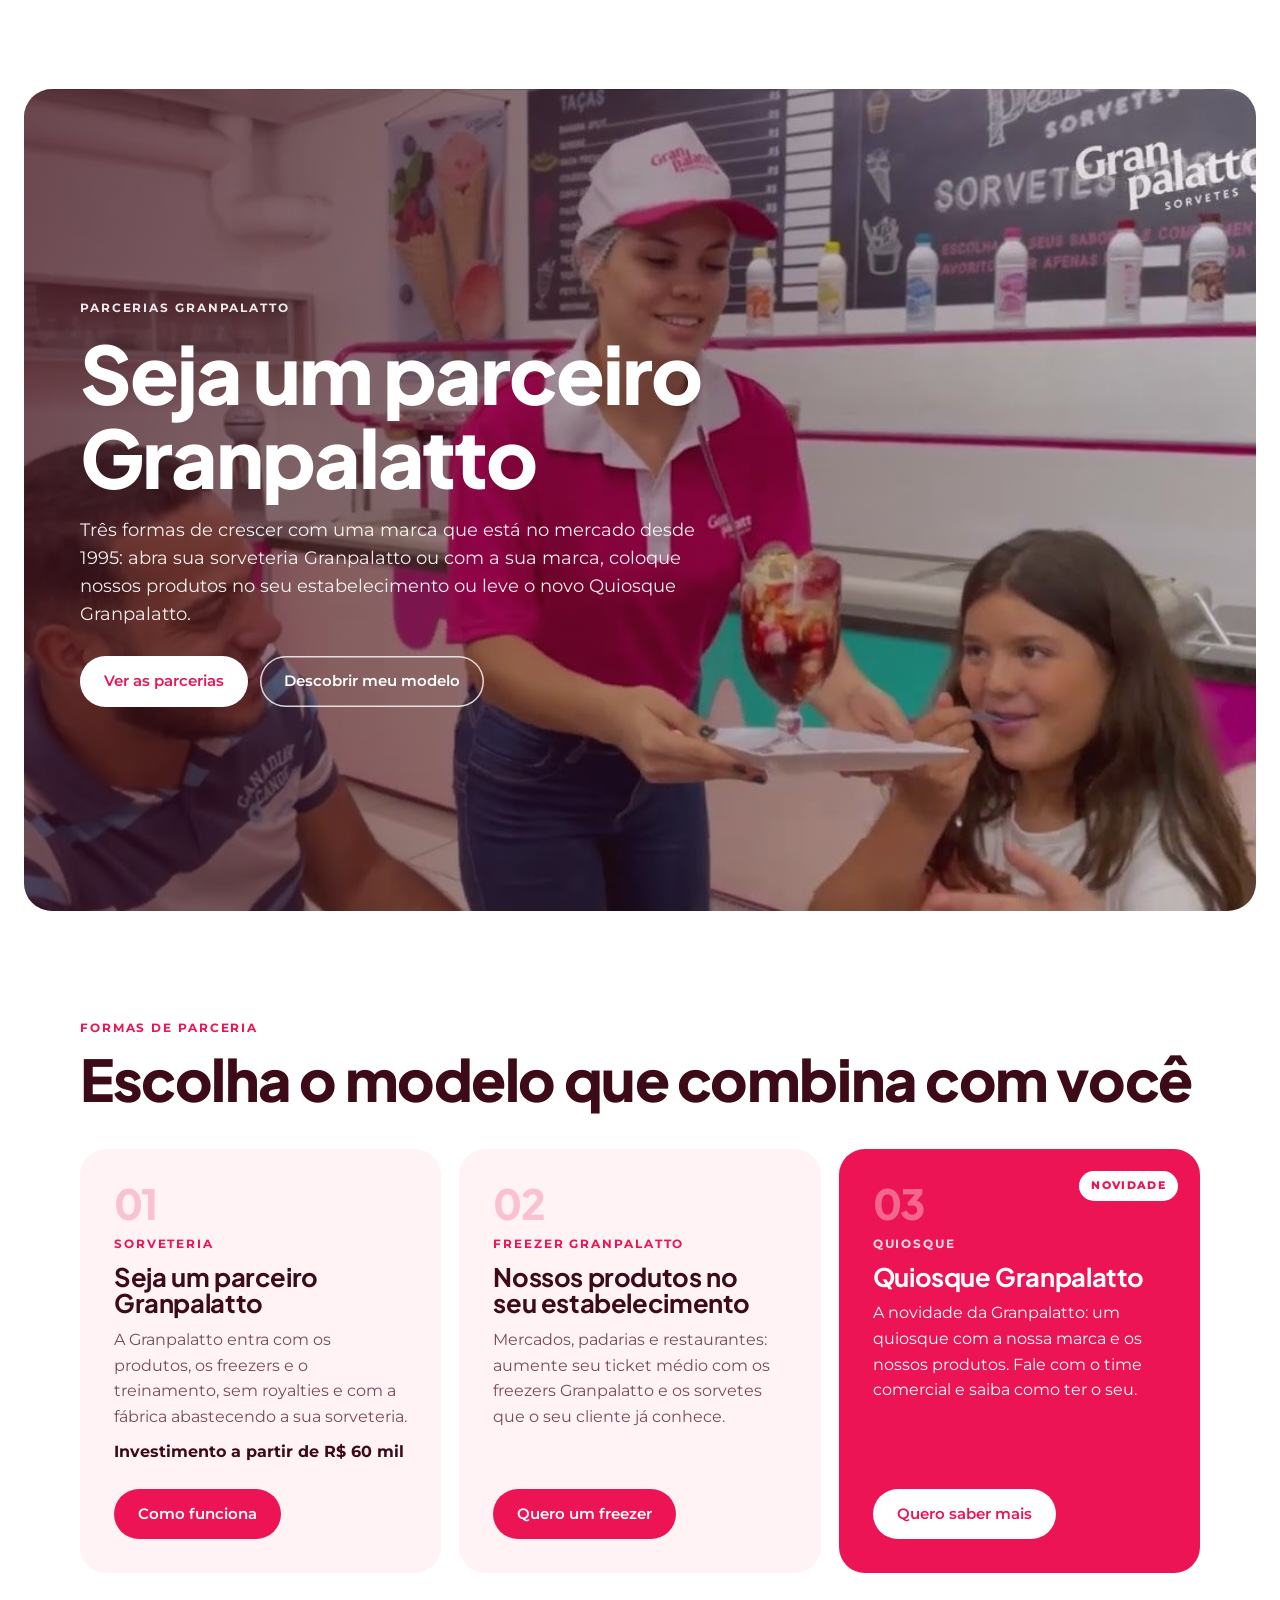
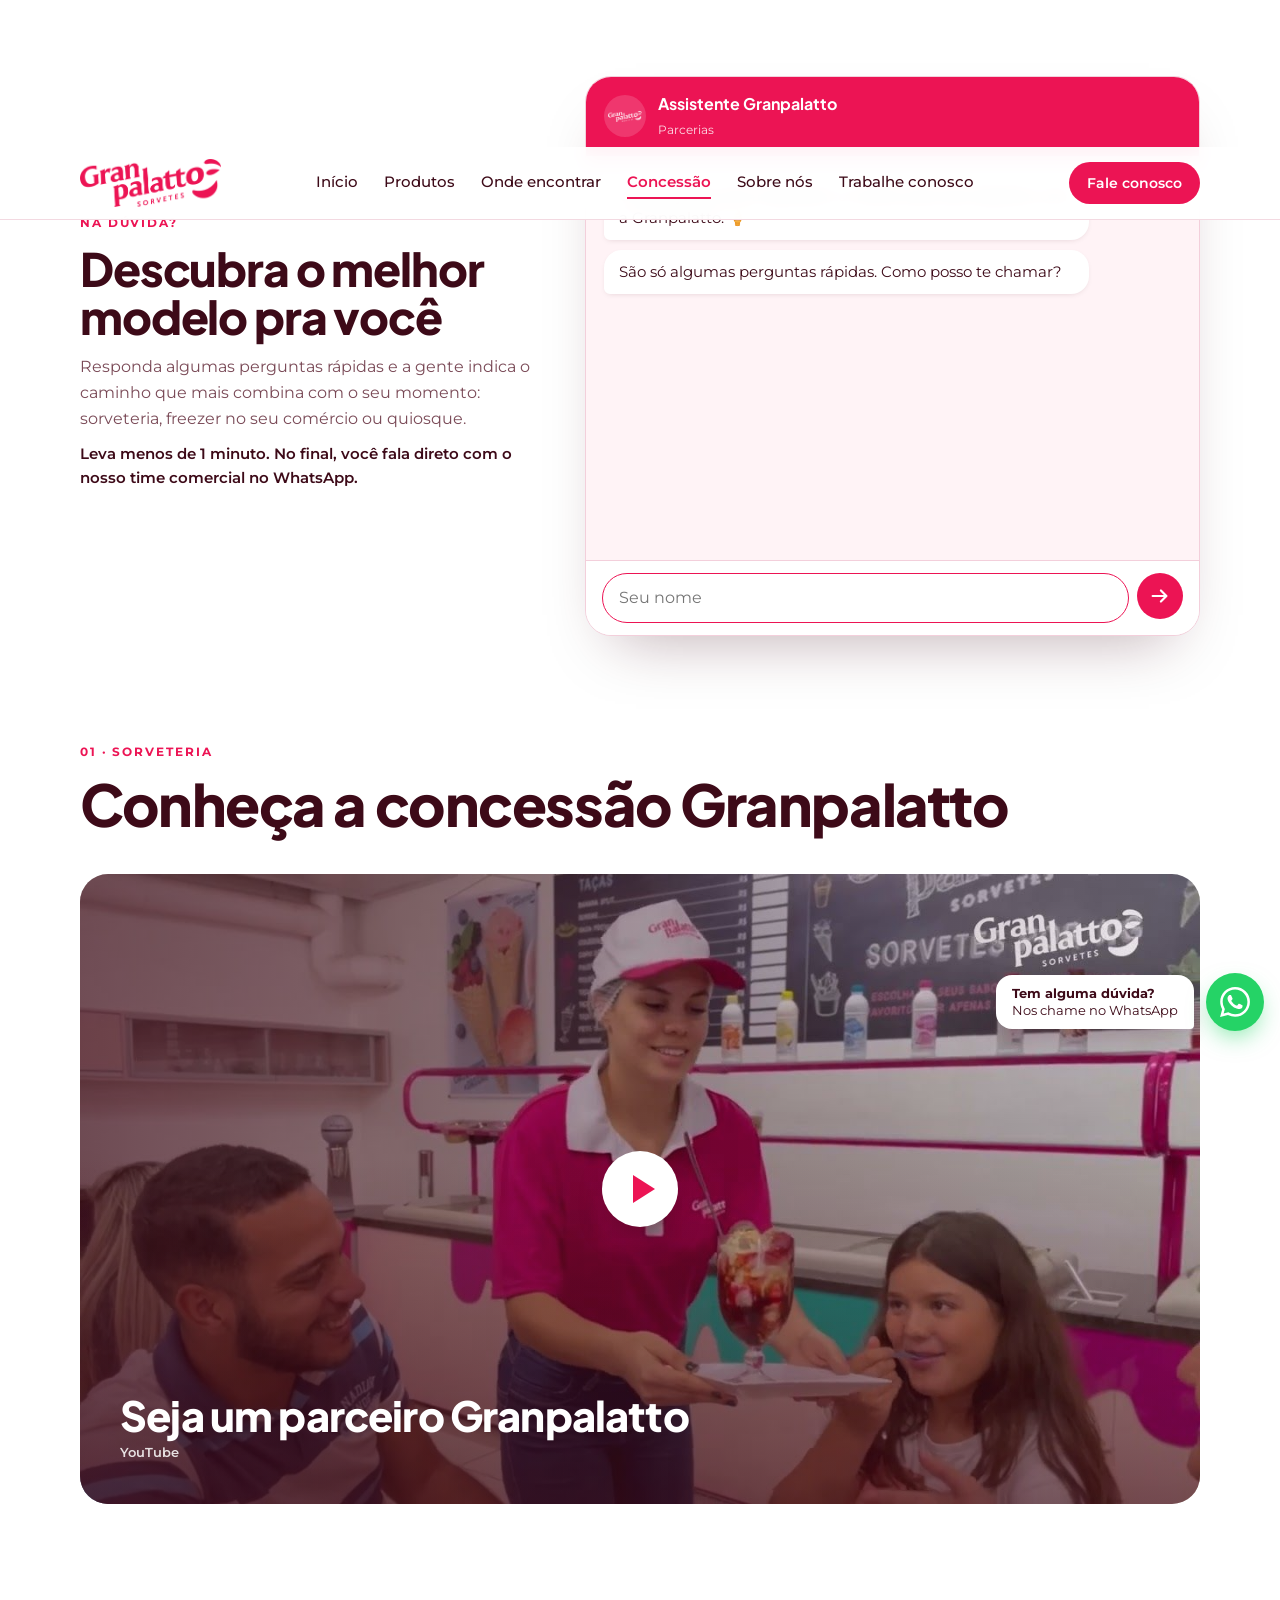
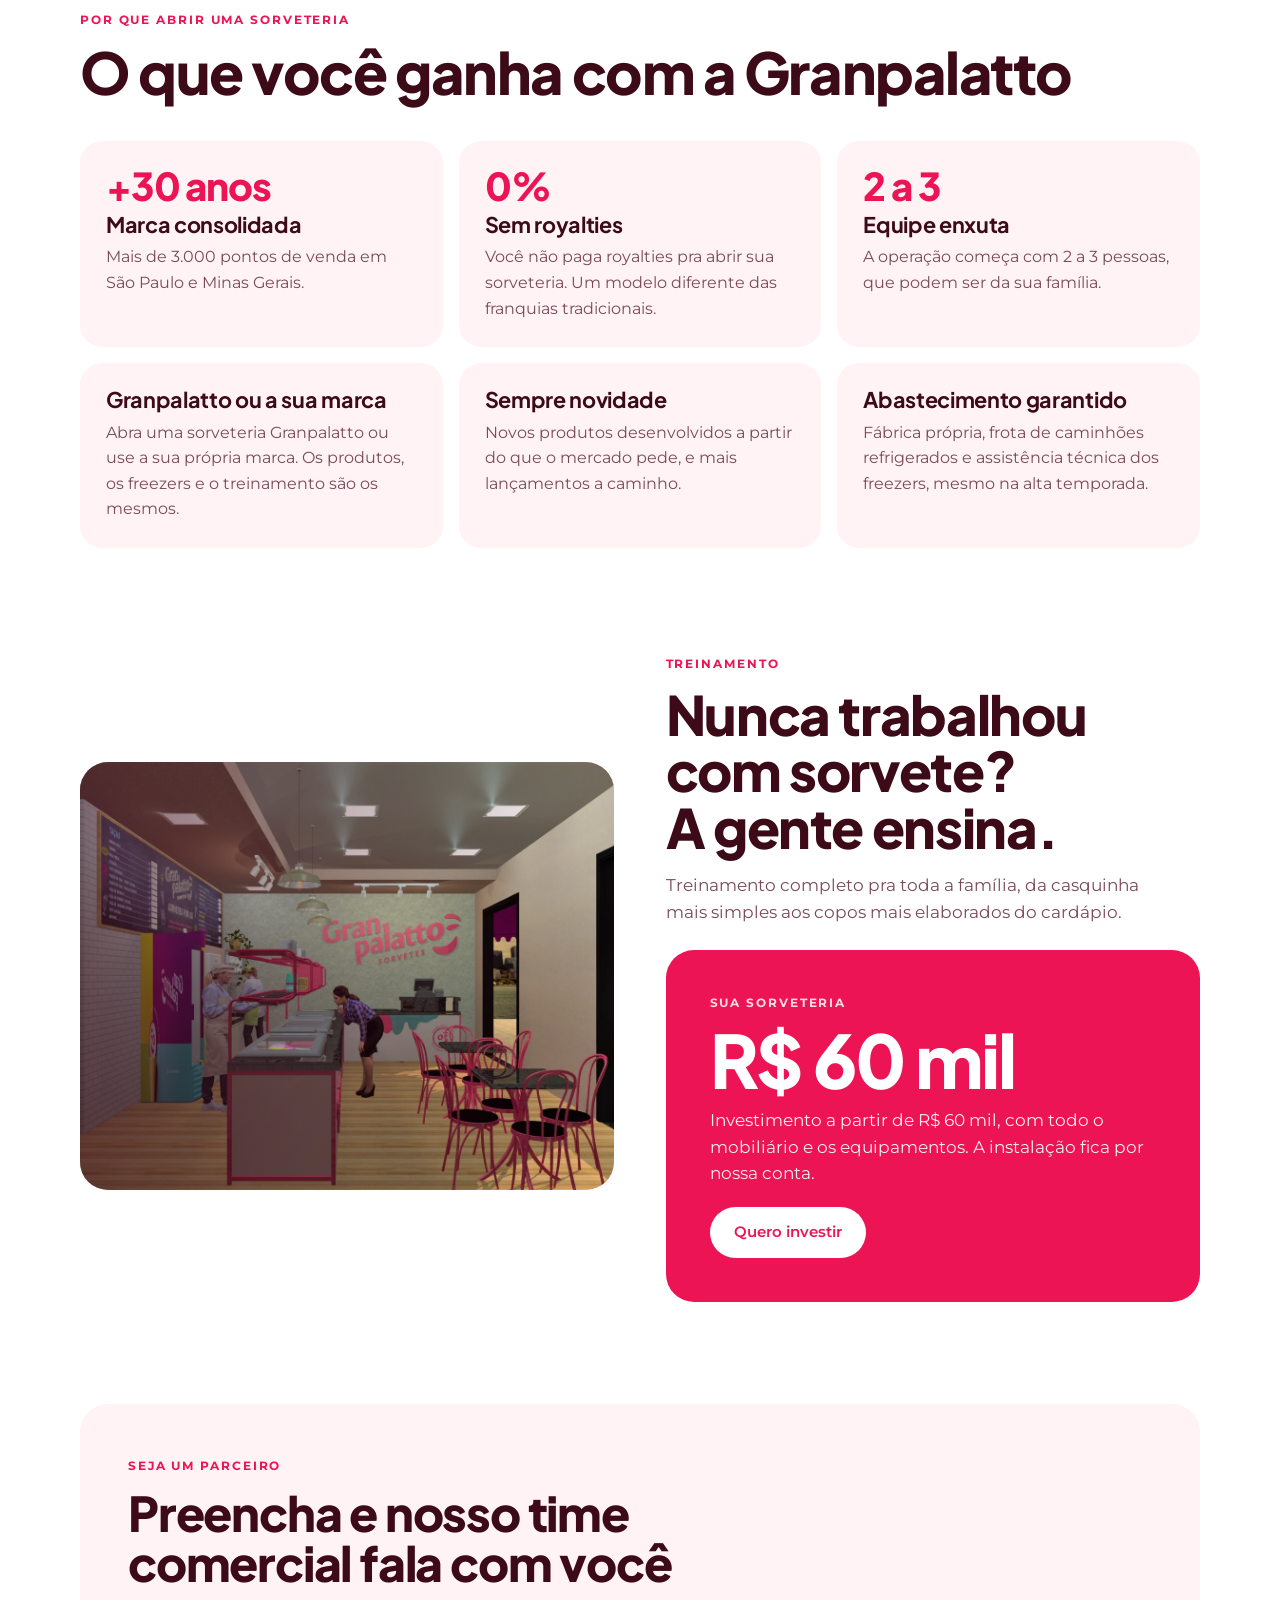
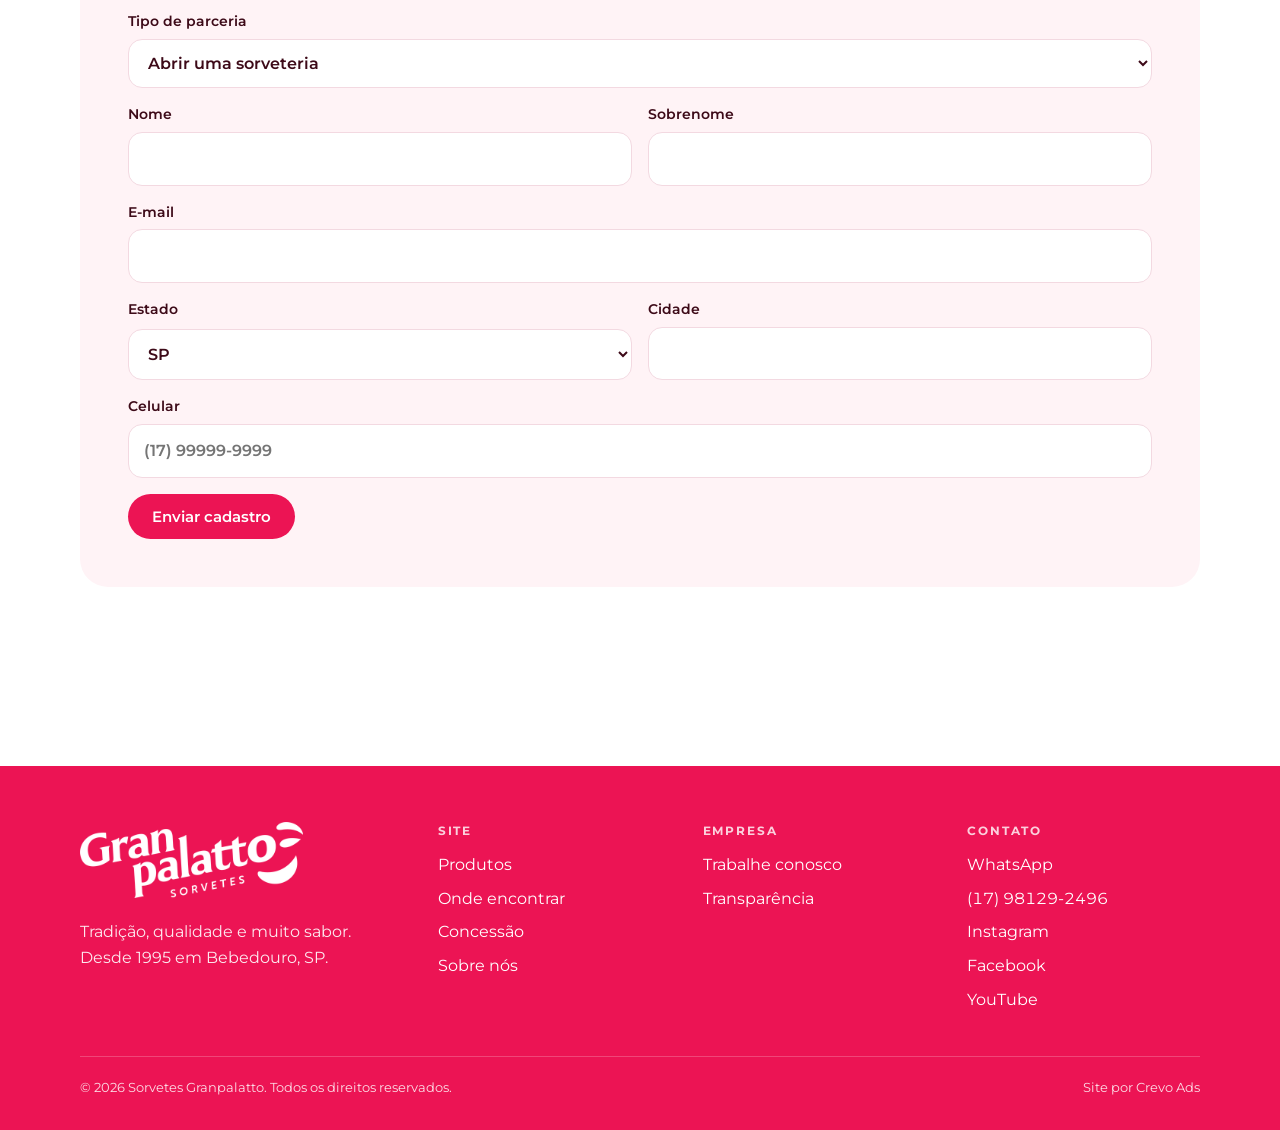
<file: concessao.html>
<!doctype html><html lang="pt-BR"><head><meta charset="utf-8"><meta name="viewport" content="width=device-width,initial-scale=1,viewport-fit=cover"><title>Concessão Granpalatto</title>
<link rel="preconnect" href="https://fonts.googleapis.com">
<link rel="preconnect" href="https://fonts.gstatic.com" crossorigin>
<link rel="stylesheet" href="https://fonts.googleapis.com/css2?family=Plus+Jakarta+Sans:wght@600;700;800&family=Montserrat:wght@400;500;600;700;800&display=swap">
<link rel="stylesheet" href="style.css">
</head><body>
<header>
  <div class="wrap bar">
    <a class="logo" href="index.html" aria-label="Granpalatto Sorvetes, início"><img src="logo-rosa.png" alt="Granpalatto Sorvetes" width="586" height="200"></a>
    <nav aria-label="Principal"><ul><li><a href="index.html">Início</a></li><li><a href="produtos.html">Produtos</a></li><li><a href="onde-encontrar.html">Onde encontrar</a></li><li><a href="concessao.html" aria-current="page">Concessão</a></li><li><a href="sobre.html">Sobre nós</a></li><li><a href="trabalhe-conosco.html">Trabalhe conosco</a></li></ul></nav>
    <details class="mnav"><summary>Menu</summary><ul><li><a href="index.html">Início</a></li><li><a href="produtos.html">Produtos</a></li><li><a href="onde-encontrar.html">Onde encontrar</a></li><li><a href="concessao.html" aria-current="page">Concessão</a></li><li><a href="sobre.html">Sobre nós</a></li><li><a href="trabalhe-conosco.html">Trabalhe conosco</a></li></ul></details>
    <a class="btn btn-pink" href="https://api.whatsapp.com/send?phone=5517981292496&text=Ol%C3%A1%2C%20vim%20pelo%20site%20da%20Granpalatto" target="_blank" rel="noopener">Fale conosco</a>
  </div>
</header>

<main id="topo">
  <section class="banner photo has-img" style="--img:url('fotos/concessao-topo.jpg')" data-foto="concessao-topo"><div class="wrap"><span class="eyebrow">Parcerias Granpalatto</span><h1>Seja um parceiro Granpalatto</h1><p>Três formas de crescer com uma marca que está no mercado desde 1995: abra sua sorveteria Granpalatto ou com a sua marca, coloque nossos produtos no seu estabelecimento ou leve o novo Quiosque Granpalatto.</p><div class="ctas"><a class="btn btn-white" href="#parcerias">Ver as parcerias</a><a class="btn btn-line-w" href="#assistente" data-chat>Descobrir meu modelo</a></div></div></section>

  <section id="parcerias">
    <div class="wrap">
      <div class="sec-head"><div><span class="eyebrow">Formas de parceria</span><h2>Escolha o modelo que combina com você</h2></div></div>
      <div class="ptypes">
        <article class="ptype">
          <span class="pt-n">01</span>
          <span class="eyebrow">Sorveteria</span>
          <h3>Seja um parceiro Granpalatto</h3>
          <p>A Granpalatto entra com os produtos, os freezers e o treinamento, sem royalties e com a fábrica abastecendo a sua sorveteria.</p>
          <p class="pt-note">Investimento a partir de R$ 60 mil</p>
          <a class="btn btn-pink" href="#sorveteria">Como funciona</a>
        </article>
        <article class="ptype">
          <span class="pt-n">02</span>
          <span class="eyebrow">Freezer Granpalatto</span>
          <h3>Nossos produtos no seu estabelecimento</h3>
          <p>Mercados, padarias e restaurantes: aumente seu ticket médio com os freezers Granpalatto e os sorvetes que o seu cliente já conhece.</p>
          <a class="btn btn-pink" href="#cadastro" data-tipo="Freezer no meu estabelecimento">Quero um freezer</a>
        </article>
        <article class="ptype hot">
          <span class="pt-badge">Novidade</span>
          <span class="pt-n">03</span>
          <span class="eyebrow">Quiosque</span>
          <h3>Quiosque Granpalatto</h3>
          <p>A novidade da Granpalatto: um quiosque com a nossa marca e os nossos produtos. Fale com o time comercial e saiba como ter o seu.</p>
          <a class="btn btn-white" href="#cadastro" data-tipo="Quiosque Granpalatto">Quero saber mais</a>
        </article>
      </div>
    </div>
  </section>

  <section class="tight" id="assistente">
    <div class="wrap gc-wrap">
      <div class="gc-intro">
        <span class="eyebrow">Na dúvida?</span>
        <h2>Descubra o melhor modelo pra você</h2>
        <p>Responda algumas perguntas rápidas e a gente indica o caminho que mais combina com o seu momento: sorveteria, freezer no seu comércio ou quiosque.</p>
        <p class="gc-note">Leva menos de 1 minuto. No final, você fala direto com o nosso time comercial no WhatsApp.</p>
      </div>
      <div class="gc" id="gp-chat" aria-live="polite">
        <div class="gc-head"><span class="gc-av"><img src="logo-branca.png" alt=""></span><div><strong>Assistente Granpalatto</strong><span>Parcerias</span></div></div>
        <div class="gc-log"></div>
        <div class="gc-opts"></div>
        <form class="gc-form" hidden autocomplete="off"><input type="text" aria-label="Sua resposta" maxlength="80"><button type="submit" aria-label="Enviar"><svg viewBox="0 0 24 24" aria-hidden="true"><path d="M4 12h14M13 6l6 6-6 6" stroke="currentColor" stroke-width="2.4" fill="none" stroke-linecap="round" stroke-linejoin="round"/></svg></button></form>
      </div>
    </div>
  </section>

  <section class="tight" id="sorveteria">
    <div class="wrap">
      <div class="sec-head"><div><span class="eyebrow">01 · Sorveteria</span><h2>Conheça a concessão Granpalatto</h2></div></div>
      <a class="video wide photo has-img" style="--img:url('fotos/video-concessao.jpg')" data-foto="video-concessao" data-yt="qABS9N4yYgk" href="https://youtu.be/qABS9N4yYgk" target="_blank" rel="noopener" aria-label="Assistir: Seja um parceiro Granpalatto"><span class="play" aria-hidden="true"></span><span class="v-title">Seja um parceiro Granpalatto</span><span class="v-src">YouTube</span></a>
    </div>
  </section>

  <section class="tight">
    <div class="wrap">
      <div class="sec-head"><div><span class="eyebrow">Por que abrir uma sorveteria</span><h2>O que você ganha com a Granpalatto</h2></div></div>
      <div class="benefits">
        <div class="benefit"><span class="big">+30 anos</span><h3>Marca consolidada</h3><p>Mais de 3.000 pontos de venda em São Paulo e Minas Gerais.</p></div>
        <div class="benefit"><span class="big">0%</span><h3>Sem royalties</h3><p>Você não paga royalties pra abrir sua sorveteria. Um modelo diferente das franquias tradicionais.</p></div>
        <div class="benefit"><span class="big">2 a 3</span><h3>Equipe enxuta</h3><p>A operação começa com 2 a 3 pessoas, que podem ser da sua família.</p></div>
        <div class="benefit"><h3>Granpalatto ou a sua marca</h3><p>Abra uma sorveteria Granpalatto ou use a sua própria marca. Os produtos, os freezers e o treinamento são os mesmos.</p></div>
        <div class="benefit"><h3>Sempre novidade</h3><p>Novos produtos desenvolvidos a partir do que o mercado pede, e mais lançamentos a caminho.</p></div>
        <div class="benefit"><h3>Abastecimento garantido</h3><p>Fábrica própria, frota de caminhões refrigerados e assistência técnica dos freezers, mesmo na alta temporada.</p></div>
      </div>
    </div>
  </section>

  <section class="tight">
    <div class="wrap split">
      <div class="media photo has-img" style="--img:url('fotos/concessao-loja.webp')" data-foto="concessao-loja"><svg class="ph-art" viewBox="0 0 100 100" aria-hidden="true"><path d="M24 34c0-14 12-22 26-22s26 8 26 22z" fill="#FFD3E0"/><path d="M22 34h56l-8 52a5 5 0 0 1-5 4H35a5 5 0 0 1-5-4z" fill="#FFFFFF"/><rect x="20" y="31" width="60" height="8" rx="4" fill="#FF7EA6"/></svg></div>
      <div>
        <span class="eyebrow">Treinamento</span>
        <h2>Nunca trabalhou com sorvete? A gente ensina.</h2>
        <p>Treinamento completo pra toda a família, da casquinha mais simples aos copos mais elaborados do cardápio.</p>
        <div class="price-card" style="margin-top:24px">
          <span class="eyebrow">Sua sorveteria</span>
          <div class="price">R$ 60 mil</div>
          <p>Investimento a partir de R$ 60 mil, com todo o mobiliário e os equipamentos. A instalação fica por nossa conta.</p>
          <a class="btn btn-white" href="#cadastro">Quero investir</a>
        </div>
      </div>
    </div>
  </section>

  <section class="tight" id="cadastro">
    <div class="wrap">
      <div class="form-card">
        <span class="eyebrow">Seja um parceiro</span>
        <h2>Preencha e nosso time comercial fala com você</h2>
        <form class="lead-form" id="lead" autocomplete="on">
          <label for="l-tipo" class="full">Tipo de parceria<select id="l-tipo" name="tipo" required><option>Abrir uma sorveteria</option><option>Freezer no meu estabelecimento</option><option>Quiosque Granpalatto</option></select></label>
          <label for="l-nome">Nome<input id="l-nome" name="nome" required autocomplete="given-name"></label>
          <label for="l-sobrenome">Sobrenome<input id="l-sobrenome" name="sobrenome" required autocomplete="family-name"></label>
          <label for="l-email" class="full">E-mail<input id="l-email" name="email" type="email" required autocomplete="email"></label>
          <label for="l-uf">Estado<select id="l-uf" name="uf" required><option>SP</option><option>MG</option><option>AC</option><option>AL</option><option>AP</option><option>AM</option><option>BA</option><option>CE</option><option>DF</option><option>ES</option><option>GO</option><option>MA</option><option>MT</option><option>MS</option><option>PA</option><option>PB</option><option>PR</option><option>PE</option><option>PI</option><option>RJ</option><option>RN</option><option>RS</option><option>RO</option><option>RR</option><option>SC</option><option>SE</option><option>TO</option></select></label>
          <label for="l-cidade">Cidade<input id="l-cidade" name="cidade" required autocomplete="address-level2"></label>
          <label for="l-cel" class="full">Celular<input id="l-cel" name="celular" type="tel" required autocomplete="tel" placeholder="(17) 99999-9999"></label>
          <button class="btn btn-pink" type="submit">Enviar cadastro</button>
          <div class="form-ok" id="lead-ok" hidden>
            <strong>Pronto! Agora é só enviar pelo WhatsApp.</strong>
            <span>Abrimos a conversa com o time comercial já com os seus dados.</span>
            <a class="btn btn-pink" id="lead-wa" href="https://api.whatsapp.com/send?phone=5517981292496&text=Ol%C3%A1%2C%20quero%20ser%20parceiro%20Granpalatto" target="_blank" rel="noopener">Enviar pelo WhatsApp</a>
          </div>
        </form>
      </div>
    </div>
  </section>
</main>

<footer>
  <div class="wrap">
    <div class="foot">
      <div>
        <a class="logo" href="index.html"><img src="logo-branca.png" alt="Granpalatto Sorvetes" width="586" height="200"></a>
        <p style="max-width:30ch;margin:14px 0 0;opacity:.9">Tradição, qualidade e muito sabor. Desde 1995 em Bebedouro, SP.</p>
      </div>
      <div><h4>Site</h4><ul>
        <li><a href="produtos.html">Produtos</a></li><li><a href="onde-encontrar.html">Onde encontrar</a></li>
        <li><a href="concessao.html">Concessão</a></li><li><a href="sobre.html">Sobre nós</a></li></ul></div>
      <div><h4>Empresa</h4><ul>
        <li><a href="trabalhe-conosco.html">Trabalhe conosco</a></li><li><a href="transparencia.html">Transparência</a></li></ul></div>
      <div><h4>Contato</h4><ul>
        <li><a href="https://api.whatsapp.com/send?phone=5517981292496" target="_blank" rel="noopener">WhatsApp</a></li>
        <li class="phone">(17) 98129-2496</li>
        <li><a href="https://www.instagram.com/sorvetes_granpalatto/" target="_blank" rel="noopener">Instagram</a></li>
        <li><a href="https://www.facebook.com/sorvetesgranpalatto" target="_blank" rel="noopener">Facebook</a></li>
        <li><a href="https://www.youtube.com/channel/UCKHM0nWPcOzVRVo09clzRdA" target="_blank" rel="noopener">YouTube</a></li></ul></div>
    </div>
    <div class="fine"><span>© 2026 Sorvetes Granpalatto. Todos os direitos reservados.</span><span>Site por Crevo Ads</span></div>
  </div>
</footer>

<a class="wa" href="https://api.whatsapp.com/send?phone=5517981292496&text=Ol%C3%A1%2C%20vim%20pelo%20site%20da%20Granpalatto" target="_blank" rel="noopener" aria-label="Tem alguma dúvida? Nos chame no WhatsApp"><span class="wa-msg"><strong>Tem alguma dúvida?</strong>Nos chame no WhatsApp</span><span class="wa-ic"><svg viewBox="0 0 24 24" aria-hidden="true"><path fill="currentColor" d="M17.472 14.382c-.297-.149-1.758-.867-2.03-.967-.273-.099-.471-.148-.67.15-.197.297-.767.966-.94 1.164-.173.199-.347.223-.644.075-.297-.15-1.255-.463-2.39-1.475-.883-.788-1.48-1.761-1.653-2.059-.173-.297-.018-.458.13-.606.134-.133.298-.347.446-.52.149-.174.198-.298.298-.497.099-.198.05-.371-.025-.52-.075-.149-.669-1.612-.916-2.207-.242-.579-.487-.5-.669-.51-.173-.008-.371-.01-.57-.01-.198 0-.52.074-.792.372-.272.297-1.04 1.016-1.04 2.479 0 1.462 1.065 2.875 1.213 3.074.149.198 2.096 3.2 5.077 4.487.709.306 1.262.489 1.694.625.712.227 1.36.195 1.871.118.571-.085 1.758-.719 2.006-1.413.248-.694.248-1.289.173-1.413-.074-.124-.272-.198-.57-.347m-5.421 7.403h-.004a9.87 9.87 0 01-5.031-1.378l-.361-.214-3.741.982.998-3.648-.235-.374a9.86 9.86 0 01-1.51-5.26c.001-5.45 4.436-9.884 9.888-9.884 2.64 0 5.122 1.03 6.988 2.898a9.825 9.825 0 012.893 6.994c-.003 5.45-4.437 9.884-9.885 9.884m8.413-18.297A11.815 11.815 0 0012.05 0C5.495 0 .16 5.335.157 11.892c0 2.096.547 4.142 1.588 5.945L.057 24l6.305-1.654a11.882 11.882 0 005.683 1.448h.005c6.554 0 11.89-5.335 11.893-11.893a11.821 11.821 0 00-3.48-8.413z"/></svg></span></a><script>setTimeout(function(){var w=document.querySelector('.wa');if(w)w.classList.add('wa-mini')},6000)</script>

<script>
document.getElementById('lead').addEventListener('submit',function(e){
  e.preventDefault();var f=e.target;
  var t='Olá! Quero ser parceiro Granpalatto.\nParceria: '+f.tipo.value+'\nNome: '+f.nome.value+' '+f.sobrenome.value+'\nE-mail: '+f.email.value+'\nCidade: '+f.cidade.value+' - '+f.uf.value+'\nCelular: '+f.celular.value;
  document.getElementById('lead-wa').href='https://api.whatsapp.com/send?phone=5517981292496&text='+encodeURIComponent(t);
  document.getElementById('lead-ok').hidden=false;
});
document.querySelectorAll('[data-tipo]').forEach(function(a){a.addEventListener('click',function(){document.getElementById('l-tipo').value=a.dataset.tipo})});
</script><script src="video.js"></script><script src="chat-cidades.js"></script><script src="chat.js"></script>
</body></html>
</file>
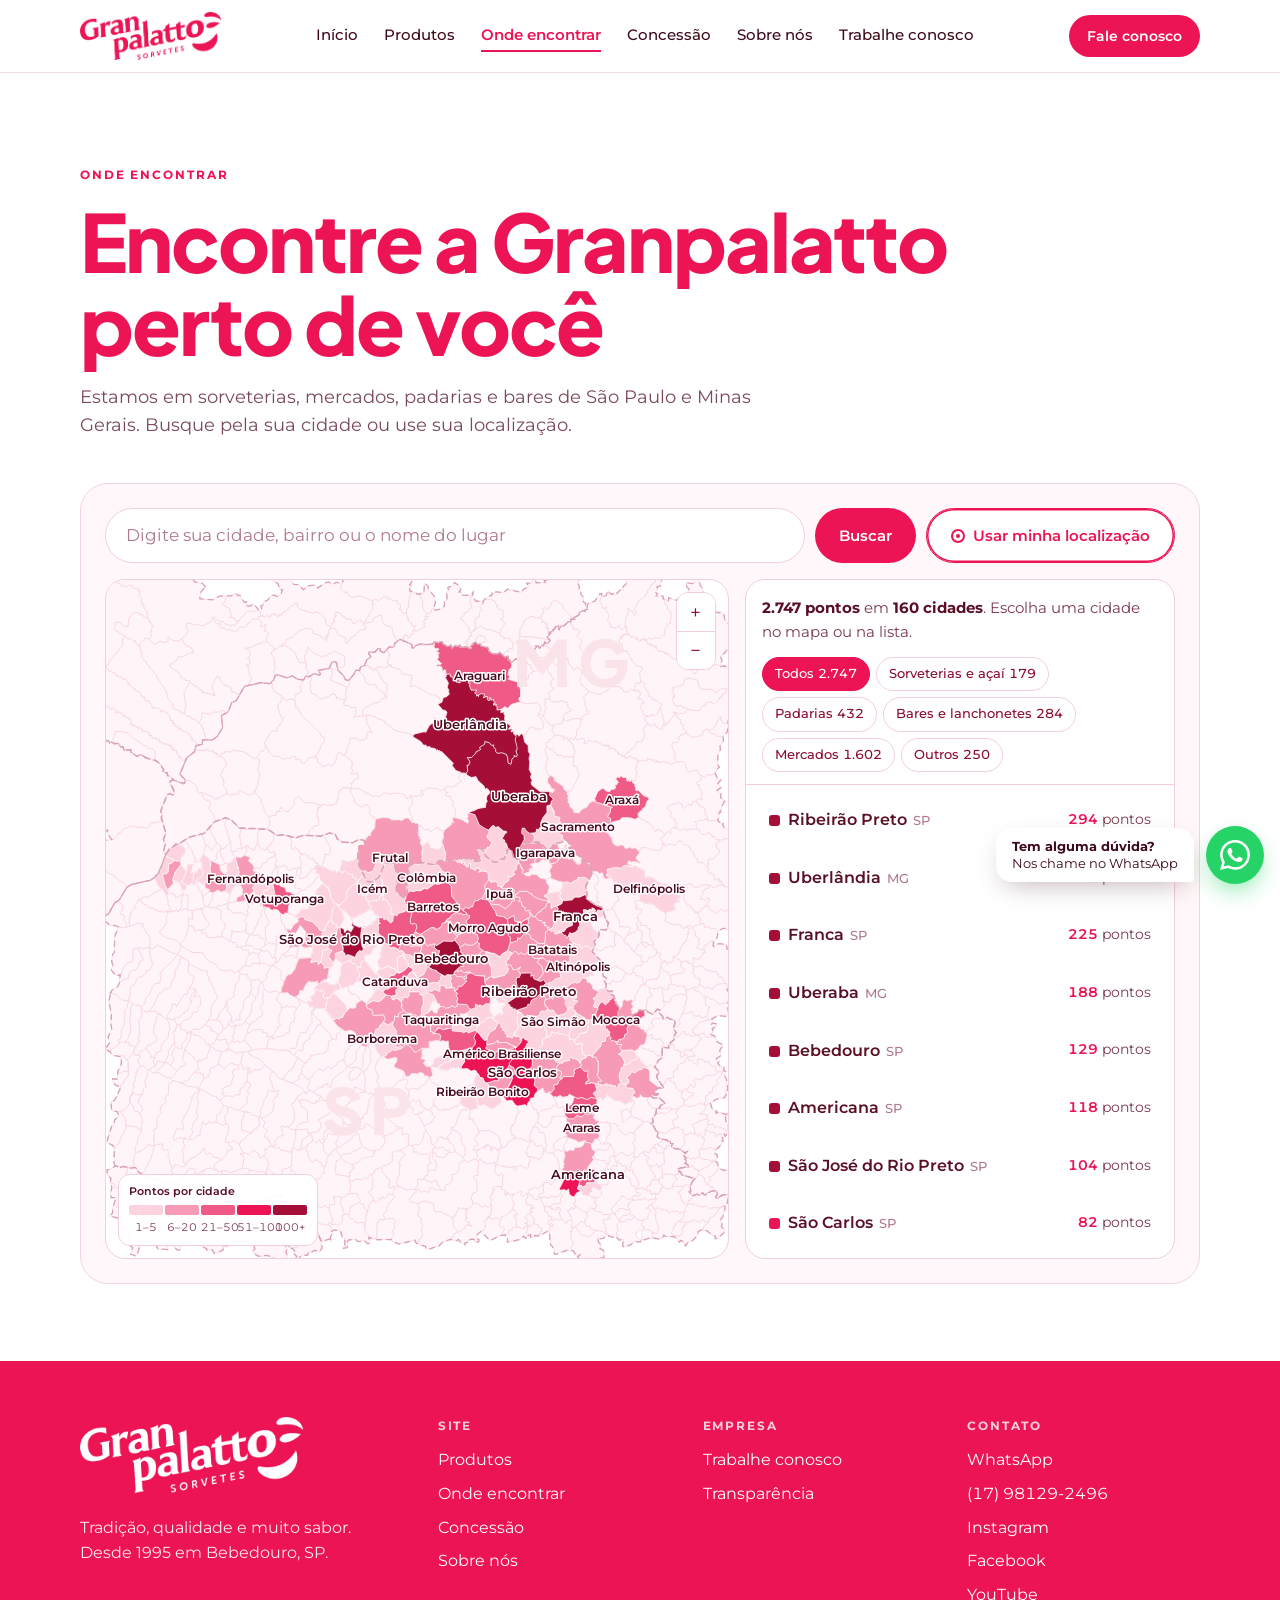
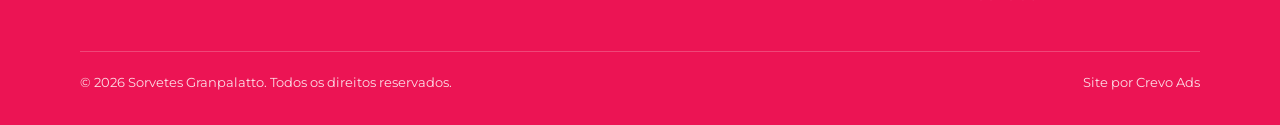
<file: onde-encontrar.html>
<!doctype html><html lang="pt-BR"><head><meta charset="utf-8"><meta name="viewport" content="width=device-width,initial-scale=1,viewport-fit=cover"><title>Onde encontrar Granpalatto</title>
<link rel="preconnect" href="https://fonts.googleapis.com">
<link rel="preconnect" href="https://fonts.gstatic.com" crossorigin>
<link rel="stylesheet" href="https://fonts.googleapis.com/css2?family=Plus+Jakarta+Sans:wght@600;700;800&family=Montserrat:wght@400;500;600;700;800&display=swap">
<link rel="stylesheet" href="style.css">
</head><body>
<header>
  <div class="wrap bar">
    <a class="logo" href="index.html" aria-label="Granpalatto Sorvetes, início"><img src="logo-rosa.png" alt="Granpalatto Sorvetes" width="586" height="200"></a>
    <nav aria-label="Principal"><ul><li><a href="index.html">Início</a></li><li><a href="produtos.html">Produtos</a></li><li><a href="onde-encontrar.html" aria-current="page">Onde encontrar</a></li><li><a href="concessao.html">Concessão</a></li><li><a href="sobre.html">Sobre nós</a></li><li><a href="trabalhe-conosco.html">Trabalhe conosco</a></li></ul></nav>
    <details class="mnav"><summary>Menu</summary><ul><li><a href="index.html">Início</a></li><li><a href="produtos.html">Produtos</a></li><li><a href="onde-encontrar.html" aria-current="page">Onde encontrar</a></li><li><a href="concessao.html">Concessão</a></li><li><a href="sobre.html">Sobre nós</a></li><li><a href="trabalhe-conosco.html">Trabalhe conosco</a></li></ul></details>
    <a class="btn btn-pink" href="https://api.whatsapp.com/send?phone=5517981292496&text=Ol%C3%A1%2C%20vim%20pelo%20site%20da%20Granpalatto" target="_blank" rel="noopener">Fale conosco</a>
  </div>
</header>

<main id="topo">
  <div class="wrap page-head">
    <span class="eyebrow">Onde encontrar</span>
    <h1>Encontre a Granpalatto perto de você</h1>
    <p>Estamos em sorveterias, mercados, padarias e bares de São Paulo e Minas Gerais. Busque pela sua cidade ou use sua localização.</p>
  </div>
  <div class="wrap" id="encontrar">
    <div class="finder">
        <form class="search" id="search" autocomplete="off">
          <label for="q" class="sr">Cidade, bairro ou nome do lugar</label>
          <input id="q" name="q" list="cities" placeholder="Digite sua cidade, bairro ou o nome do lugar" enterkeyhint="search">
          <datalist id="cities"></datalist>
          <button class="btn btn-berry" type="submit">Buscar</button>
          <button class="btn btn-ghost loc" id="locate" type="button"><span class="loc-ic" aria-hidden="true"></span>Usar minha localização</button>
        </form>

        <div class="finder-body">
          <div class="map-box" id="map-box">
            <svg id="map" role="img" aria-label="Mapa das cidades com Granpalatto"></svg>
            <div class="tip" id="tip" hidden></div>
            <div class="zoom">
              <button type="button" id="z-in" aria-label="Aproximar">+</button>
              <button type="button" id="z-out" aria-label="Afastar">−</button>
            </div>
            <div class="map-ui">
              <button type="button" class="chip-btn" id="map-reset" hidden>← Todas as cidades</button>
              <div class="scale" aria-label="Pontos por cidade"><span class="scale-t">Pontos por cidade</span><span class="scale-row"><i class="b1"></i><i class="b2"></i><i class="b3"></i><i class="b4"></i><i class="b5"></i></span><span class="scale-row lbl"><em>1–5</em><em>6–20</em><em>21–50</em><em>51–100</em><em>100+</em></span></div>
            </div>
          </div>

          <div class="results">
            <div class="res-head">
              <p class="notice" id="notice" aria-live="polite"></p>
              <div class="types" role="group" aria-label="Tipo de lugar" id="types"></div>
            </div>
            <div class="res-list" id="list"></div>
          </div>
        </div>
      </div>
  </div>
</main>

<footer>
  <div class="wrap">
    <div class="foot">
      <div>
        <a class="logo" href="index.html"><img src="logo-branca.png" alt="Granpalatto Sorvetes" width="586" height="200"></a>
        <p style="max-width:30ch;margin:14px 0 0;opacity:.9">Tradição, qualidade e muito sabor. Desde 1995 em Bebedouro, SP.</p>
      </div>
      <div><h4>Site</h4><ul>
        <li><a href="produtos.html">Produtos</a></li><li><a href="onde-encontrar.html">Onde encontrar</a></li>
        <li><a href="concessao.html">Concessão</a></li><li><a href="sobre.html">Sobre nós</a></li></ul></div>
      <div><h4>Empresa</h4><ul>
        <li><a href="trabalhe-conosco.html">Trabalhe conosco</a></li><li><a href="transparencia.html">Transparência</a></li></ul></div>
      <div><h4>Contato</h4><ul>
        <li><a href="https://api.whatsapp.com/send?phone=5517981292496" target="_blank" rel="noopener">WhatsApp</a></li>
        <li class="phone">(17) 98129-2496</li>
        <li><a href="https://www.instagram.com/sorvetes_granpalatto/" target="_blank" rel="noopener">Instagram</a></li>
        <li><a href="https://www.facebook.com/sorvetesgranpalatto" target="_blank" rel="noopener">Facebook</a></li>
        <li><a href="https://www.youtube.com/channel/UCKHM0nWPcOzVRVo09clzRdA" target="_blank" rel="noopener">YouTube</a></li></ul></div>
    </div>
    <div class="fine"><span>© 2026 Sorvetes Granpalatto. Todos os direitos reservados.</span><span>Site por Crevo Ads</span></div>
  </div>
</footer>

<a class="wa" href="https://api.whatsapp.com/send?phone=5517981292496&text=Ol%C3%A1%2C%20vim%20pelo%20site%20da%20Granpalatto" target="_blank" rel="noopener" aria-label="Tem alguma dúvida? Nos chame no WhatsApp"><span class="wa-msg"><strong>Tem alguma dúvida?</strong>Nos chame no WhatsApp</span><span class="wa-ic"><svg viewBox="0 0 24 24" aria-hidden="true"><path fill="currentColor" d="M17.472 14.382c-.297-.149-1.758-.867-2.03-.967-.273-.099-.471-.148-.67.15-.197.297-.767.966-.94 1.164-.173.199-.347.223-.644.075-.297-.15-1.255-.463-2.39-1.475-.883-.788-1.48-1.761-1.653-2.059-.173-.297-.018-.458.13-.606.134-.133.298-.347.446-.52.149-.174.198-.298.298-.497.099-.198.05-.371-.025-.52-.075-.149-.669-1.612-.916-2.207-.242-.579-.487-.5-.669-.51-.173-.008-.371-.01-.57-.01-.198 0-.52.074-.792.372-.272.297-1.04 1.016-1.04 2.479 0 1.462 1.065 2.875 1.213 3.074.149.198 2.096 3.2 5.077 4.487.709.306 1.262.489 1.694.625.712.227 1.36.195 1.871.118.571-.085 1.758-.719 2.006-1.413.248-.694.248-1.289.173-1.413-.074-.124-.272-.198-.57-.347m-5.421 7.403h-.004a9.87 9.87 0 01-5.031-1.378l-.361-.214-3.741.982.998-3.648-.235-.374a9.86 9.86 0 01-1.51-5.26c.001-5.45 4.436-9.884 9.888-9.884 2.64 0 5.122 1.03 6.988 2.898a9.825 9.825 0 012.893 6.994c-.003 5.45-4.437 9.884-9.885 9.884m8.413-18.297A11.815 11.815 0 0012.05 0C5.495 0 .16 5.335.157 11.892c0 2.096.547 4.142 1.588 5.945L.057 24l6.305-1.654a11.882 11.882 0 005.683 1.448h.005c6.554 0 11.89-5.335 11.893-11.893a11.821 11.821 0 00-3.48-8.413z"/></svg></span></a><script>setTimeout(function(){var w=document.querySelector('.wa');if(w)w.classList.add('wa-mini')},6000)</script>

<script src="pontos.js"></script>
<script src="onde-encontrar.js"></script>
</body></html>
</file>
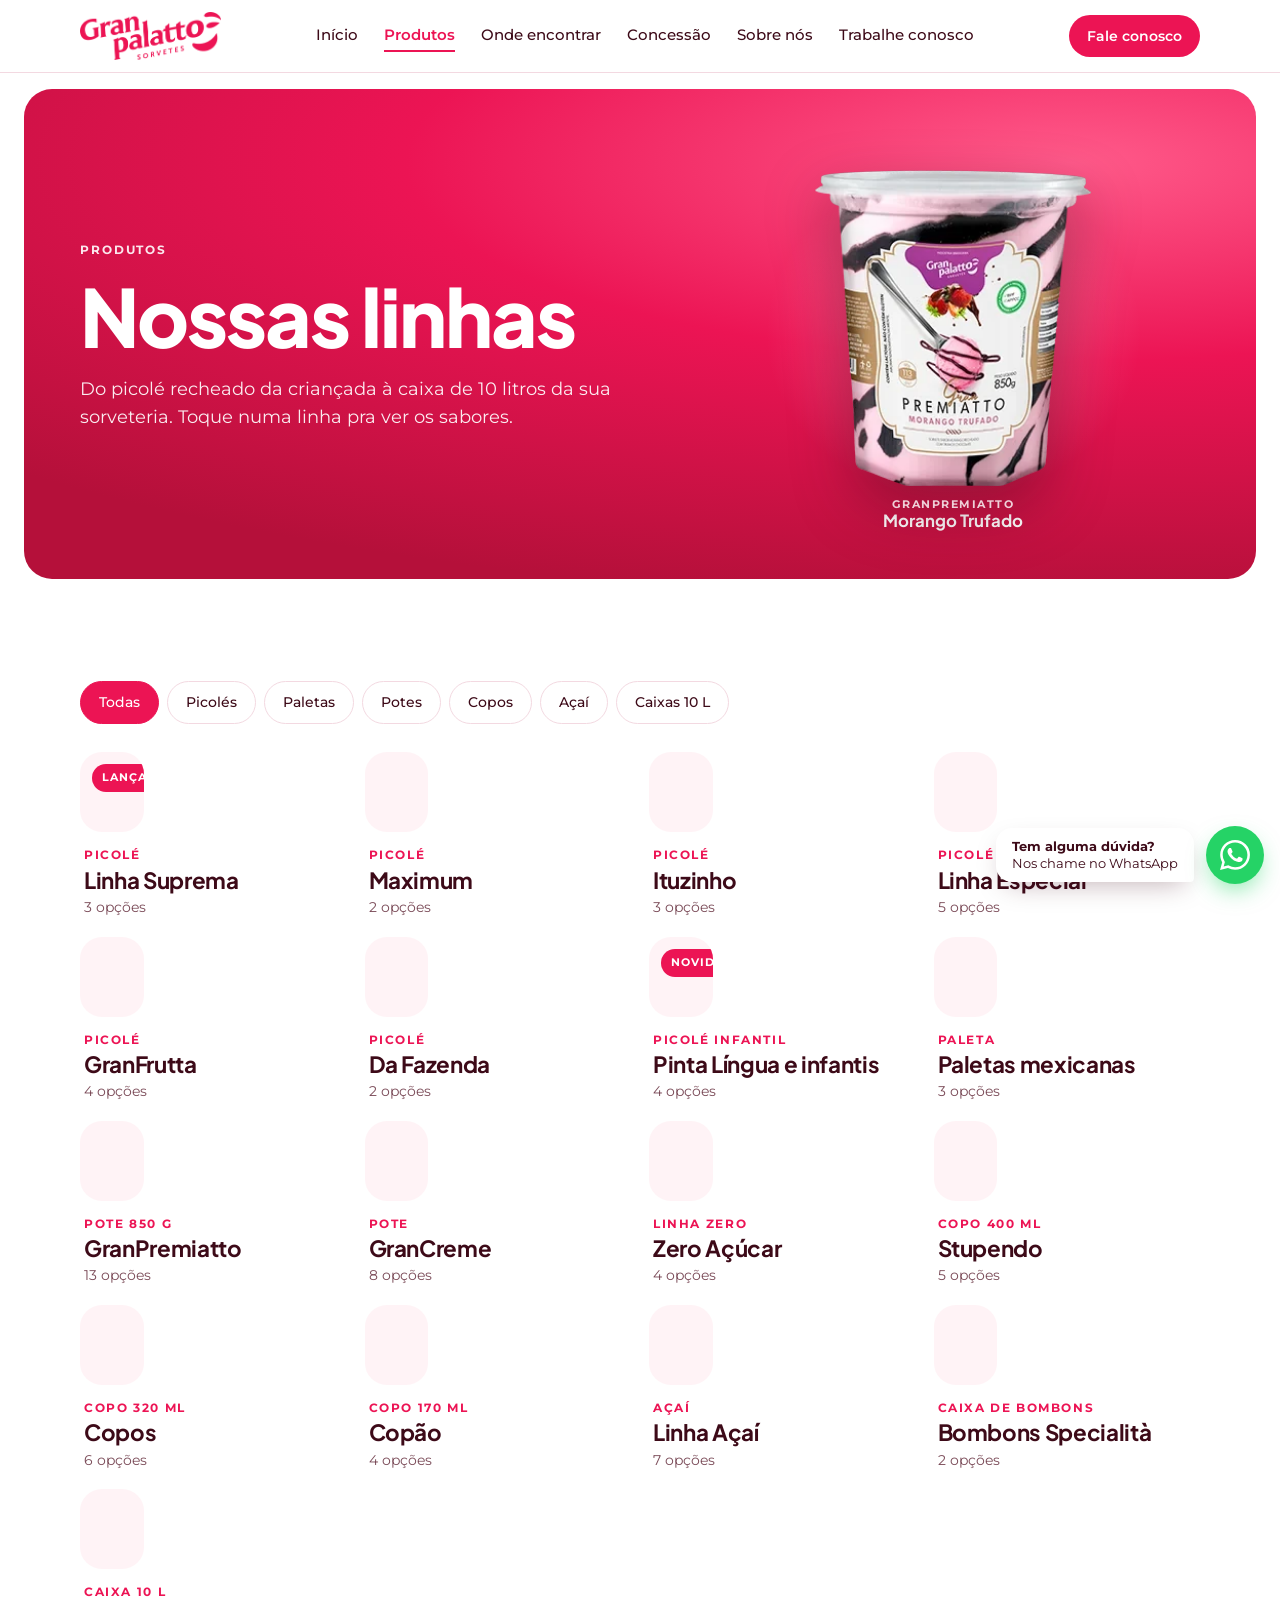
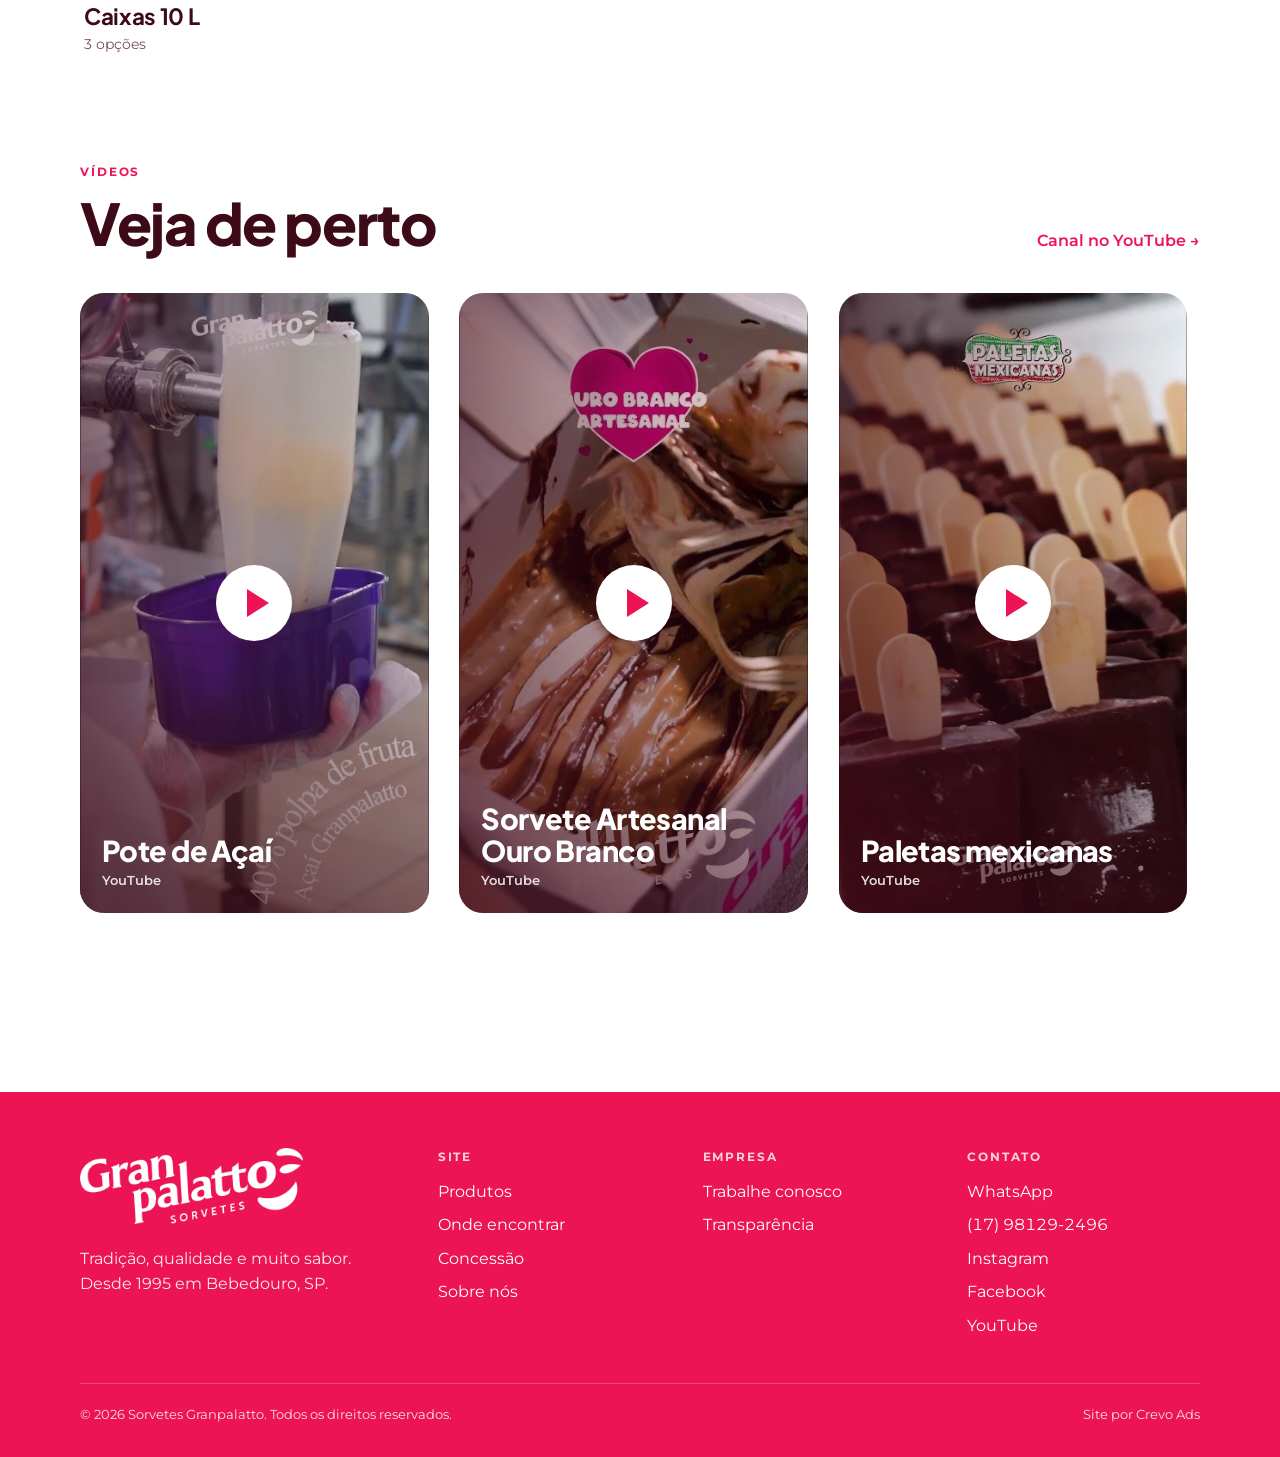
<file: produtos.html>
<!doctype html><html lang="pt-BR"><head><meta charset="utf-8"><meta name="viewport" content="width=device-width,initial-scale=1,viewport-fit=cover"><title>Produtos Granpalatto</title>
<link rel="preconnect" href="https://fonts.googleapis.com">
<link rel="preconnect" href="https://fonts.gstatic.com" crossorigin>
<link rel="stylesheet" href="https://fonts.googleapis.com/css2?family=Plus+Jakarta+Sans:wght@600;700;800&family=Montserrat:wght@400;500;600;700;800&display=swap">
<link rel="stylesheet" href="style.css">
</head><body>
<header>
  <div class="wrap bar">
    <a class="logo" href="index.html" aria-label="Granpalatto Sorvetes, início"><img src="logo-rosa.png" alt="Granpalatto Sorvetes" width="586" height="200"></a>
    <nav aria-label="Principal"><ul><li><a href="index.html">Início</a></li><li><a href="produtos.html" aria-current="page">Produtos</a></li><li><a href="onde-encontrar.html">Onde encontrar</a></li><li><a href="concessao.html">Concessão</a></li><li><a href="sobre.html">Sobre nós</a></li><li><a href="trabalhe-conosco.html">Trabalhe conosco</a></li></ul></nav>
    <details class="mnav"><summary>Menu</summary><ul><li><a href="index.html">Início</a></li><li><a href="produtos.html" aria-current="page">Produtos</a></li><li><a href="onde-encontrar.html">Onde encontrar</a></li><li><a href="concessao.html">Concessão</a></li><li><a href="sobre.html">Sobre nós</a></li><li><a href="trabalhe-conosco.html">Trabalhe conosco</a></li></ul></details>
    <a class="btn btn-pink" href="https://api.whatsapp.com/send?phone=5517981292496&text=Ol%C3%A1%2C%20vim%20pelo%20site%20da%20Granpalatto" target="_blank" rel="noopener">Fale conosco</a>
  </div>
</header>

<main id="topo">
  <section class="banner photo ban-show" data-foto="produtos-topo"><div class="wrap"><div><span class="eyebrow">Produtos</span><h1>Nossas linhas</h1><p>Do picolé recheado da criançada à caixa de 10 litros da sua sorveteria. Toque numa linha pra ver os sabores.</p></div><div class="show" aria-label="Alguns dos nossos produtos"><button type="button" class="show-i on" data-open="granpremiatto" aria-label="Ver GranPremiatto: Morango Trufado"><img src="fotos/vitrine-morango-trufado.webp" alt="" style="--k:0.957" decoding="async"><span class="show-cap"><em>GranPremiatto</em>Morango Trufado</span></button><button type="button" class="show-i" data-open="especial" aria-label="Ver Picolé: Unicórnio"><img src="fotos/vitrine-unicornio.webp" alt="" style="--k:1" decoding="async"><span class="show-cap"><em>Picolé</em>Unicórnio</span></button><button type="button" class="show-i" data-open="acai" aria-label="Ver Açaí: Com Leite Condensado"><img src="fotos/vitrine-acai-com-leite-condensado-2.webp" alt="" style="--k:0.769" decoding="async"><span class="show-cap"><em>Açaí</em>Com Leite Condensado</span></button><button type="button" class="show-i" data-open="paletas" aria-label="Ver Paleta mexicana: Morango"><img src="fotos/vitrine-morango-2.webp" alt="" style="--k:0.989" decoding="async"><span class="show-cap"><em>Paleta mexicana</em>Morango</span></button><button type="button" class="show-i" data-open="copos" aria-label="Ver Copo: Unicórnio"><img src="fotos/vitrine-unicornio-3.webp" alt="" style="--k:0.859" decoding="async"><span class="show-cap"><em>Copo</em>Unicórnio</span></button><button type="button" class="show-i" data-open="ituzinho" aria-label="Ver Ituzinho: Tentação"><img src="fotos/vitrine-tentacao.webp" alt="" style="--k:1" decoding="async"><span class="show-cap"><em>Ituzinho</em>Tentação</span></button><button type="button" class="show-i" data-open="grancreme" aria-label="Ver GranCreme: Napolitano"><img src="fotos/vitrine-napolitano-3.webp" alt="" style="--k:0.818" decoding="async"><span class="show-cap"><em>GranCreme</em>Napolitano</span></button><button type="button" class="show-i" data-open="especial" aria-label="Ver Picolé: GranBlitto"><img src="fotos/vitrine-granblitto.webp" alt="" style="--k:1" decoding="async"><span class="show-cap"><em>Picolé</em>GranBlitto</span></button><button type="button" class="show-i" data-open="zero" aria-label="Ver Zero Açúcar: Morango"><img src="fotos/vitrine-linha-zero-morango.webp" alt="" style="--k:0.925" decoding="async"><span class="show-cap"><em>Zero Açúcar</em>Morango</span></button><button type="button" class="show-i" data-open="granpremiatto" aria-label="Ver GranPremiatto: Chocolate Trufado"><img src="fotos/vitrine-chocolate-trufado.webp" alt="" style="--k:0.957" decoding="async"><span class="show-cap"><em>GranPremiatto</em>Chocolate Trufado</span></button><button type="button" class="show-i" data-open="granfrutta" aria-label="Ver GranFrutta: Uva"><img src="fotos/vitrine-uva.webp" alt="" style="--k:1" decoding="async"><span class="show-cap"><em>GranFrutta</em>Uva</span></button></div></div></section>

  <section>
    <div class="wrap">
      <div class="filters" role="group" aria-label="Filtrar por formato">
        <button id="f-todos" type="button" data-f="todos" aria-pressed="true">Todas</button>
        <button id="f-picole" type="button" data-f="picole" aria-pressed="false">Picolés</button>
        <button id="f-paleta" type="button" data-f="paleta" aria-pressed="false">Paletas</button>
        <button id="f-pote" type="button" data-f="pote" aria-pressed="false">Potes</button>
        <button id="f-copo" type="button" data-f="copo" aria-pressed="false">Copos</button>
        <button id="f-acai" type="button" data-f="acai" aria-pressed="false">Açaí</button>
        <button id="f-caixa" type="button" data-f="caixa" aria-pressed="false">Caixas 10 L</button>
      </div>
      <div class="lines" id="grid"><button type="button" class="line-card" data-line="suprema" data-f="picole"><div class="media soft prod has-img" style="--img:url('fotos/prod-picole-nutty-nutella-2.webp')"><span class="badge">Lançamento</span></div><div class="info"><span class="fmt">Picolé</span><h3>Linha Suprema</h3><span class="meta">3 opções</span></div></button><button type="button" class="line-card" data-line="maximum" data-f="picole"><div class="media soft prod has-img" style="--img:url('fotos/prod-maximum-cookies.webp')"></div><div class="info"><span class="fmt">Picolé</span><h3>Maximum</h3><span class="meta">2 opções</span></div></button><button type="button" class="line-card" data-line="ituzinho" data-f="picole"><div class="media soft prod has-img" style="--img:url('fotos/prod-tentacao.webp')"></div><div class="info"><span class="fmt">Picolé</span><h3>Ituzinho</h3><span class="meta">3 opções</span></div></button><button type="button" class="line-card" data-line="especial" data-f="picole"><div class="media soft prod has-img" style="--img:url('fotos/prod-unicornio.webp')"></div><div class="info"><span class="fmt">Picolé</span><h3>Linha Especial</h3><span class="meta">5 opções</span></div></button><button type="button" class="line-card" data-line="granfrutta" data-f="picole"><div class="media soft prod has-img" style="--img:url('fotos/prod-groselha.webp')"></div><div class="info"><span class="fmt">Picolé</span><h3>GranFrutta</h3><span class="meta">4 opções</span></div></button><button type="button" class="line-card" data-line="da-fazenda" data-f="picole"><div class="media soft prod has-img" style="--img:url('fotos/prod-curau-de-milho.webp')"></div><div class="info"><span class="fmt">Picolé</span><h3>Da Fazenda</h3><span class="meta">2 opções</span></div></button><button type="button" class="line-card" data-line="infantis" data-f="picole"><div class="media soft prod has-img" style="--img:url('fotos/prod-drill-collor.webp')"><span class="badge">Novidade</span></div><div class="info"><span class="fmt">Picolé infantil</span><h3>Pinta Língua e infantis</h3><span class="meta">4 opções</span></div></button><button type="button" class="line-card" data-line="paletas" data-f="paleta"><div class="media soft prod has-img" style="--img:url('fotos/prod-morango-2.webp')"></div><div class="info"><span class="fmt">Paleta</span><h3>Paletas mexicanas</h3><span class="meta">3 opções</span></div></button><button type="button" class="line-card" data-line="granpremiatto" data-f="pote"><div class="media soft prod has-img" style="--img:url('fotos/prod-morango-trufado.webp')"></div><div class="info"><span class="fmt">Pote 850 g</span><h3>GranPremiatto</h3><span class="meta">13 opções</span></div></button><button type="button" class="line-card" data-line="grancreme" data-f="pote"><div class="media soft prod has-img" style="--img:url('fotos/prod-napolitano-3.webp')"></div><div class="info"><span class="fmt">Pote</span><h3>GranCreme</h3><span class="meta">8 opções</span></div></button><button type="button" class="line-card" data-line="zero" data-f="pote copo"><div class="media soft prod has-img" style="--img:url('fotos/prod-linha-zero-morango.webp')"></div><div class="info"><span class="fmt">Linha Zero</span><h3>Zero Açúcar</h3><span class="meta">4 opções</span></div></button><button type="button" class="line-card" data-line="stupendo" data-f="copo"><div class="media soft prod has-img" style="--img:url('fotos/prod-napolitano-2.webp')"></div><div class="info"><span class="fmt">Copo 400 ml</span><h3>Stupendo</h3><span class="meta">5 opções</span></div></button><button type="button" class="line-card" data-line="copos" data-f="copo"><div class="media soft prod has-img" style="--img:url('fotos/prod-unicornio-3.webp')"></div><div class="info"><span class="fmt">Copo 320 ml</span><h3>Copos</h3><span class="meta">6 opções</span></div></button><button type="button" class="line-card" data-line="copao" data-f="copo"><div class="media soft prod has-img" style="--img:url('fotos/prod-tentacao-2.webp')"></div><div class="info"><span class="fmt">Copo 170 ml</span><h3>Copão</h3><span class="meta">4 opções</span></div></button><button type="button" class="line-card" data-line="acai" data-f="acai pote copo"><div class="media soft prod has-img" style="--img:url('fotos/prod-acai-com-leite-condensado-2.webp')"></div><div class="info"><span class="fmt">Açaí</span><h3>Linha Açaí</h3><span class="meta">7 opções</span></div></button><button type="button" class="line-card" data-line="bombons" data-f="caixa"><div class="media soft prod has-img" style="--img:url('fotos/prod-bombom-de-acai.webp')"></div><div class="info"><span class="fmt">Caixa de bombons</span><h3>Bombons Specialità</h3><span class="meta">2 opções</span></div></button><button type="button" class="line-card" data-line="caixas" data-f="caixa"><div class="media soft prod has-img" style="--img:url('fotos/prod-caixa-10l-granpalatto-premium.webp')"></div><div class="info"><span class="fmt">Caixa 10 L</span><h3>Caixas 10 L</h3><span class="meta">3 opções</span></div></button></div>
    </div>
  </section>

  <section class="tight">
    <div class="wrap">
      <div class="sec-head"><div><span class="eyebrow">Vídeos</span><h2>Veja de perto</h2></div><a class="link-more" href="https://www.youtube.com/channel/UCKHM0nWPcOzVRVo09clzRdA" target="_blank" rel="noopener">Canal no YouTube</a></div>
      <div class="videos"><a class="video tall photo has-img" style="--img:url('fotos/video-acai.jpg')" data-foto="video-acai" data-yt="W6FPEbQnTX0" href="https://www.youtube.com/shorts/W6FPEbQnTX0" target="_blank" rel="noopener" aria-label="Assistir: Pote de Açaí"><span class="play" aria-hidden="true"></span><span class="v-title">Pote de Açaí</span><span class="v-src">YouTube</span></a><a class="video tall photo has-img" style="--img:url('fotos/video-ouro-branco.jpg')" data-foto="video-ouro-branco" data-yt="ShiJRPxJIvM" href="https://www.youtube.com/shorts/ShiJRPxJIvM" target="_blank" rel="noopener" aria-label="Assistir: Sorvete Artesanal Ouro Branco"><span class="play" aria-hidden="true"></span><span class="v-title">Sorvete Artesanal Ouro Branco</span><span class="v-src">YouTube</span></a><a class="video tall photo has-img" style="--img:url('fotos/video-paletas.jpg')" data-foto="video-paletas" data-yt="q1Zw5RxWq48" href="https://www.youtube.com/shorts/q1Zw5RxWq48" target="_blank" rel="noopener" aria-label="Assistir: Paletas mexicanas"><span class="play" aria-hidden="true"></span><span class="v-title">Paletas mexicanas</span><span class="v-src">YouTube</span></a></div>
    </div>
  </section>

  <dialog class="sheet" id="sheet" aria-labelledby="s-name">
    <div class="s-xwrap"><button type="button" class="s-x" id="s-close" aria-label="Fechar"><svg viewBox="0 0 24 24" aria-hidden="true"><path d="M6 6l12 12M18 6L6 18" stroke="currentColor" stroke-width="2.6" stroke-linecap="round"/></svg></button></div>
    <div class="s-media photo" id="s-media"></div>
    <div class="s-body">
      <div class="s-top">
        <span class="eyebrow" id="s-fmt"></span>
        <div class="s-nav">
          <button type="button" class="icon-btn" id="s-prev" aria-label="Linha anterior">‹</button>
          <button type="button" class="icon-btn" id="s-next" aria-label="Próxima linha">›</button>
        </div>
      </div>
      <div id="s-line">
        <h2 id="s-name"></h2>
        <p class="s-desc" id="s-desc"></p>
        <div id="s-groups"></div>
        <div class="s-cta"><a class="btn btn-pink" href="onde-encontrar.html">Onde encontrar</a><a class="btn btn-line" id="s-video" href="#" target="_blank" rel="noopener" hidden>▶ Ver vídeo</a><button type="button" class="btn btn-line" id="s-close2">Ver outras linhas</button></div>
      </div>
      <div id="s-item" hidden>
        <button type="button" class="back" id="s-back">← <span id="s-back-name"></span></button>
        <span class="chip" id="i-group"></span>
        <h2 id="i-name"></h2>
        <p class="s-desc" id="i-desc"></p>
        <ul class="i-list" id="i-list"></ul>
        <div class="i-more" id="i-more"></div>
        <div class="s-cta"><a class="btn btn-pink" href="onde-encontrar.html">Onde encontrar</a></div>
      </div>
    </div>
  </dialog>
</main>

<footer>
  <div class="wrap">
    <div class="foot">
      <div>
        <a class="logo" href="index.html"><img src="logo-branca.png" alt="Granpalatto Sorvetes" width="586" height="200"></a>
        <p style="max-width:30ch;margin:14px 0 0;opacity:.9">Tradição, qualidade e muito sabor. Desde 1995 em Bebedouro, SP.</p>
      </div>
      <div><h4>Site</h4><ul>
        <li><a href="produtos.html">Produtos</a></li><li><a href="onde-encontrar.html">Onde encontrar</a></li>
        <li><a href="concessao.html">Concessão</a></li><li><a href="sobre.html">Sobre nós</a></li></ul></div>
      <div><h4>Empresa</h4><ul>
        <li><a href="trabalhe-conosco.html">Trabalhe conosco</a></li><li><a href="transparencia.html">Transparência</a></li></ul></div>
      <div><h4>Contato</h4><ul>
        <li><a href="https://api.whatsapp.com/send?phone=5517981292496" target="_blank" rel="noopener">WhatsApp</a></li>
        <li class="phone">(17) 98129-2496</li>
        <li><a href="https://www.instagram.com/sorvetes_granpalatto/" target="_blank" rel="noopener">Instagram</a></li>
        <li><a href="https://www.facebook.com/sorvetesgranpalatto" target="_blank" rel="noopener">Facebook</a></li>
        <li><a href="https://www.youtube.com/channel/UCKHM0nWPcOzVRVo09clzRdA" target="_blank" rel="noopener">YouTube</a></li></ul></div>
    </div>
    <div class="fine"><span>© 2026 Sorvetes Granpalatto. Todos os direitos reservados.</span><span>Site por Crevo Ads</span></div>
  </div>
</footer>

<a class="wa" href="https://api.whatsapp.com/send?phone=5517981292496&text=Ol%C3%A1%2C%20vim%20pelo%20site%20da%20Granpalatto" target="_blank" rel="noopener" aria-label="Tem alguma dúvida? Nos chame no WhatsApp"><span class="wa-msg"><strong>Tem alguma dúvida?</strong>Nos chame no WhatsApp</span><span class="wa-ic"><svg viewBox="0 0 24 24" aria-hidden="true"><path fill="currentColor" d="M17.472 14.382c-.297-.149-1.758-.867-2.03-.967-.273-.099-.471-.148-.67.15-.197.297-.767.966-.94 1.164-.173.199-.347.223-.644.075-.297-.15-1.255-.463-2.39-1.475-.883-.788-1.48-1.761-1.653-2.059-.173-.297-.018-.458.13-.606.134-.133.298-.347.446-.52.149-.174.198-.298.298-.497.099-.198.05-.371-.025-.52-.075-.149-.669-1.612-.916-2.207-.242-.579-.487-.5-.669-.51-.173-.008-.371-.01-.57-.01-.198 0-.52.074-.792.372-.272.297-1.04 1.016-1.04 2.479 0 1.462 1.065 2.875 1.213 3.074.149.198 2.096 3.2 5.077 4.487.709.306 1.262.489 1.694.625.712.227 1.36.195 1.871.118.571-.085 1.758-.719 2.006-1.413.248-.694.248-1.289.173-1.413-.074-.124-.272-.198-.57-.347m-5.421 7.403h-.004a9.87 9.87 0 01-5.031-1.378l-.361-.214-3.741.982.998-3.648-.235-.374a9.86 9.86 0 01-1.51-5.26c.001-5.45 4.436-9.884 9.888-9.884 2.64 0 5.122 1.03 6.988 2.898a9.825 9.825 0 012.893 6.994c-.003 5.45-4.437 9.884-9.885 9.884m8.413-18.297A11.815 11.815 0 0012.05 0C5.495 0 .16 5.335.157 11.892c0 2.096.547 4.142 1.588 5.945L.057 24l6.305-1.654a11.882 11.882 0 005.683 1.448h.005c6.554 0 11.89-5.335 11.893-11.893a11.821 11.821 0 00-3.48-8.413z"/></svg></span></a><script>setTimeout(function(){var w=document.querySelector('.wa');if(w)w.classList.add('wa-mini')},6000)</script>

<script>
(function(){
  var LINES=[{"slug": "suprema", "fmt": "Picolé", "name": "Linha Suprema", "desc": "Picolés recheados com cobertura generosa. Mais recheio, mais sabor em cada mordida.", "badge": "Lançamento", "img": "fotos/prod-picole-nutty-nutella-2.webp", "video": null, "groups": [{"title": "Picolés", "shape": "picole", "items": [{"slug": "picole-nutty-nutella-2", "name": "Nutty Nutella", "desc": "Picolé sabor chocolate com avelã, recheio de trufa de chocolate com avelã e cobertura skimo de chocolate.", "list": [], "img": "fotos/prod-picole-nutty-nutella-2.webp"}, {"slug": "picole-chocomalte", "name": "Chocomalte", "desc": "Picolé sabor ovomaltine com recheio de trufa de leitinho e cobertura skimo de chocolate branco com flocos de ovomaltine.", "list": [], "img": "fotos/prod-picole-chocomalte.webp"}, {"slug": "picole-torta-de-leitinho", "name": "Torta de Leitinho", "desc": "Picolé sabor leitinho recheado com pasta de morango e coberto com skimo de chocolate branco e bolo red velvet.", "list": [], "img": "fotos/prod-picole-torta-de-leitinho.webp"}]}]}, {"slug": "maximum", "fmt": "Picolé", "name": "Maximum", "desc": "Uma explosão de sabores em cada picolé.", "badge": "", "img": "fotos/prod-maximum-cookies.webp", "video": null, "groups": [{"title": "Picolés", "shape": "picole", "items": [{"slug": "maximum-cookies", "name": "Maximum Cookies", "desc": "Picolé ao leite sabor biscoito com cobertura sabor chocolate branco e cookies sabor chocolate.", "list": [], "img": "fotos/prod-maximum-cookies.webp"}, {"slug": "maximum-black", "name": "Maximum Black", "desc": "Picolé de chocolate sabor avelã com cobertura de chocolate com castanha de caju e amendoim.", "list": [], "img": "fotos/prod-maximum-black.webp"}]}]}, {"slug": "ituzinho", "fmt": "Picolé", "name": "Ituzinho", "desc": "O favorito da galera quando o assunto é picolé recheado.", "badge": "", "img": "fotos/prod-tentacao.webp", "video": null, "groups": [{"title": "Picolés", "shape": "picole", "items": [{"slug": "tentacao", "name": "Tentação", "desc": "Picolé sabor morango com recheio de chocolate", "list": [], "img": "fotos/prod-tentacao.webp"}, {"slug": "floresta-negra", "name": "Floresta Negra", "desc": "Picolé sabor floresta negra recheio de calda de cereja", "list": [], "img": "fotos/prod-floresta-negra.webp"}, {"slug": "dois-amores", "name": "Dois Amores", "desc": "Picolé sabor chocolate branco com recheio de chocolate", "list": [], "img": "fotos/prod-dois-amores.webp"}]}]}, {"slug": "especial", "fmt": "Picolé", "name": "Linha Especial", "desc": "Picolés de vários sabores em qualquer freezer Granpalatto.", "badge": "", "img": "fotos/prod-unicornio.webp", "video": null, "groups": [{"title": "Picolés", "shape": "picole", "items": [{"slug": "unicornio", "name": "Unicórnio", "desc": "Picolé sabor Blue Ice, com uma casquinha crocante de morango e granulado colorido.", "list": [], "img": "fotos/prod-unicornio.webp"}, {"slug": "leitinho-trufado", "name": "Leitinho Trufado", "desc": "Picolé com o irresistível sorvete sabor Leitinho e a inconfundível trufa de chocolate Granpalatto e banhado por uma cobertura especial de chocolate.", "list": [], "img": "fotos/prod-leitinho-trufado.webp"}, {"slug": "granblitto", "name": "Granblitto", "desc": "Sorvete nata especial com recheio de chocolate meio amargo e cobertura de chocolate branco e amendoim.", "list": [], "img": "fotos/prod-granblitto.webp"}, {"slug": "brigadeiro", "name": "Brigadeiro", "desc": "Picolé de chocolate e doce de leite com cobertura tipo Skimo e Chocolate Granulado.", "list": [], "img": "fotos/prod-brigadeiro.webp"}, {"slug": "napolitano", "name": "Napolitano", "desc": "Três deliciosos sabores em um único picolé! Sorvete sabor chocolate, morango e baunilha.", "list": [], "img": "fotos/prod-napolitano.webp"}]}]}, {"slug": "granfrutta", "fmt": "Picolé", "name": "GranFrutta", "desc": "Sabores naturais pra quem gosta de uma boa fruta.", "badge": "", "img": "fotos/prod-groselha.webp", "video": null, "groups": [{"title": "Picolés de fruta", "shape": "picole", "items": [{"slug": "uva", "name": "Uva", "desc": "Picolé sabor uva", "list": [], "img": "fotos/prod-uva.webp"}, {"slug": "limao-2", "name": "Limão", "desc": "Picolé sabor limão", "list": [], "img": "fotos/prod-limao-2.webp"}, {"slug": "groselha", "name": "Groselha", "desc": "Picolé sabor groselha", "list": [], "img": "fotos/prod-groselha.webp"}, {"slug": "abacaxi-2", "name": "Abacaxi", "desc": "Picolé sabor abacaxi.", "list": [], "img": "fotos/prod-abacaxi-2.webp"}]}]}, {"slug": "da-fazenda", "fmt": "Picolé", "name": "Da Fazenda", "desc": "Da fazenda direto pro seu freezer.", "badge": "", "img": "fotos/prod-curau-de-milho.webp", "video": null, "groups": [{"title": "Picolés", "shape": "picole", "items": [{"slug": "curau-de-milho", "name": "Curau de Milho", "desc": "Sorvete sabor milho verde com creme de milho", "list": [], "img": "fotos/prod-curau-de-milho.webp"}, {"slug": "coco-branco", "name": "Coco Branco", "desc": "Sorvete sabor leite de coco com flocos de coco", "list": [], "img": "fotos/prod-coco-branco.webp"}]}]}, {"slug": "infantis", "fmt": "Picolé infantil", "name": "Pinta Língua e infantis", "desc": "Diversão garantida pra criançada: Pinta Língua, Palattinho e os novos Morceguita e Drill Collor.", "badge": "Novidade", "img": "fotos/prod-drill-collor.webp", "video": null, "groups": [{"title": "Picolés infantis", "shape": "picole", "items": [{"slug": "azul", "name": "Pinta Língua Azul", "desc": "Picolé base água sabor morango com uva", "list": [], "img": "fotos/prod-azul.webp"}, {"slug": "palattinho", "name": "Palattinho", "desc": "Picolé de iogurte, em 10 sabores.", "list": [], "img": "fotos/prod-palattinho.webp"}, {"slug": "picole-moranguito", "name": "Morceguita", "desc": "Picolé sabor baunilha negra e limão com recheio de morango azedinho.", "list": [], "img": "fotos/prod-picole-moranguito.webp"}, {"slug": "drill-collor", "name": "Drill Collor", "desc": "Picolé sabor morango, abacaxi, uva e maçã verde.", "list": [], "img": "fotos/prod-drill-collor.webp"}]}]}, {"slug": "paletas", "fmt": "Paleta", "name": "Paletas mexicanas", "desc": "Fruta de verdade e os melhores recheios.", "badge": "", "img": "fotos/prod-morango-2.webp", "video": "q1Zw5RxWq48", "groups": [{"title": "Paletas", "shape": "paleta", "items": [{"slug": "morango-2", "name": "Morango", "desc": "Paleta sabor morango com morango e recheio de leite condensado.", "list": [], "img": "fotos/prod-morango-2.webp"}, {"slug": "leite-ninho-trufado", "name": "Leitinho Trufado", "desc": "Paleta sabor leite ninho com recheio trufa de chocolate", "list": [], "img": "fotos/prod-leite-ninho-trufado.webp"}, {"slug": "chocolate-2", "name": "Chocolate", "desc": "Paleta sabor chocolate meio amargo com recheio de trufa de avelã", "list": [], "img": "fotos/prod-chocolate-2.webp"}]}]}, {"slug": "granpremiatto", "fmt": "Pote 850 g", "name": "GranPremiatto", "desc": "O pote que já vem com muito recheio, pra dividir com a família.", "badge": "", "img": "fotos/prod-morango-trufado.webp", "video": null, "groups": [{"title": "Pote 850 g", "shape": "pote", "items": [{"slug": "chocolate-com-chantily-e-trufa-de-leite-ninho", "name": "Chocolate com Chantilly e Trufa de Leite Ninho", "desc": "Sorvete sabor chocolate e chantilly com trufa de leite ninho", "list": [], "img": "fotos/prod-chocolate-com-chantily-e-trufa-de-leite-ninho.webp"}, {"slug": "chocolate-trufado", "name": "Chocolate Trufado", "desc": "Sorvete chocolate com cereal chocolate e trufa de chocolate", "list": [], "img": "fotos/prod-chocolate-trufado.webp"}, {"slug": "grego-frutas-vermelhas", "name": "Grego Frutas Vermelhas", "desc": "Sorvete de Iogurte grego com recheio de frutas vermelhas", "list": [], "img": "fotos/prod-grego-frutas-vermelhas.jpg"}, {"slug": "leitinho-trufado-850g", "name": "Leitinho Trufado", "desc": "Sorvete sabor leite em pó mesclado com trufa de chocolate", "list": [], "img": "fotos/prod-leitinho-trufado-850g.webp"}, {"slug": "morango-trufado", "name": "Morango Trufado", "desc": "Sorvete sabor morango mesclado com trufa de chocolate", "list": [], "img": "fotos/prod-morango-trufado.webp"}, {"slug": "pudim-2", "name": "Pudim", "desc": "Sorvete sabor queijo e leite condensado com cobertura de caramelo", "list": [], "img": "fotos/prod-pudim-2.webp"}, {"slug": "carioca", "name": "Carioca", "desc": "Sorvete sabor chocolate, creme e morango.", "list": [], "img": "fotos/prod-carioca.webp"}, {"slug": "torta-limao", "name": "Torta de Limão", "desc": "Sorvete sabor torta de limão com bolacha de maisena e cobertura de limão", "list": [], "img": "fotos/prod-torta-limao.webp"}, {"slug": "granue", "name": "Granuê", "desc": "Sorvete sabor chocolate branco e frutas vermelhas com cobertura de morango.", "list": [], "img": "fotos/prod-granue.webp"}, {"slug": "abacaxi-frances", "name": "Abacaxi Francês", "desc": "Sorvete sabor abacaxi e uva com cobertura de uva.", "list": [], "img": "fotos/prod-abacaxi-frances.webp"}, {"slug": "sei-la", "name": "Sei Lá", "desc": "Sorvete sabor doce de leite com skimo de chocolate e amendoim.", "list": [], "img": "fotos/prod-sei-la.webp"}, {"slug": "abacaxi-suico", "name": "Abacaxi Suíço", "desc": "Sorvete sabor abacaxi com polpa de abacaxi caramelizado", "list": [], "img": "fotos/prod-abacaxi-suico.webp"}, {"slug": "leitinho-morango-com-calda-de-morango", "name": "Leitinho e Morango com Calda de Morango", "desc": "Sorvete sabor Leite em Pó com Calda de Morango", "list": [], "img": "fotos/prod-leitinho-morango-com-calda-de-morango.webp"}]}]}, {"slug": "grancreme", "fmt": "Pote", "name": "GranCreme", "desc": "A família é grande? GranCreme é pra vocês.", "badge": "", "img": "fotos/prod-napolitano-3.webp", "video": null, "groups": [{"title": "Pote 1,5 L", "shape": "pote", "items": [{"slug": "abacaxi-com-coco", "name": "Abacaxi com Coco", "desc": "Sorvete de abacaxi com coco", "list": [], "img": "fotos/prod-abacaxi-com-coco.webp"}, {"slug": "brigadeiro-3", "name": "Brigadeiro", "desc": "Sorvete de chocolate e doce de leite com chocolate tipo skimo", "list": [], "img": "fotos/prod-brigadeiro-3.webp"}, {"slug": "creme", "name": "Creme", "desc": "Sorvete de creme", "list": [], "img": "fotos/prod-creme.webp"}, {"slug": "dois-amores-3", "name": "Dois Amores", "desc": "Sorvete de chocolate branco com chocolate tipo skimo", "list": [], "img": "fotos/prod-dois-amores-3.webp"}, {"slug": "flocos-2", "name": "Flocos", "desc": "Sorvete de nata com chocolate tipo skimo", "list": [], "img": "fotos/prod-flocos-2.webp"}, {"slug": "napolitano-3", "name": "Napolitano", "desc": "Sorvete de chocolate/nata/morango", "list": [], "img": "fotos/prod-napolitano-3.webp"}, {"slug": "tentacao-3", "name": "Tentação", "desc": "Sorvete de morango com chocolate tipo skimo", "list": [], "img": "fotos/prod-tentacao-3.webp"}, {"slug": "torta-de-limao", "name": "Torta de Limão", "desc": "Pote de sorvete de 1,5 L sabor Torta de Limão", "list": [], "img": "fotos/prod-torta-de-limao.webp"}]}]}, {"slug": "zero", "fmt": "Linha Zero", "name": "Zero Açúcar", "desc": "Pra quem não pode consumir açúcar e não abre mão de sorvete.", "badge": "", "img": "fotos/prod-linha-zero-morango.webp", "video": null, "groups": [{"title": "Pote 500 ml", "shape": "pote", "items": [{"slug": "linha-zero-morango", "name": "Morango", "desc": "Sorvete de morango sem adição de açúcar. Pote 500ml.", "list": [], "img": "fotos/prod-linha-zero-morango.webp"}, {"slug": "625", "name": "Chocolate", "desc": "Sorvete de chocolate sem adição de açúcar. 500ml", "list": [], "img": "fotos/prod-625.webp"}]}, {"title": "Copinho", "shape": "copo", "items": [{"slug": "morango-5", "name": "Morango", "desc": "Sorvete de morango sem adição de açúcar", "list": [], "img": "fotos/prod-morango-5.webp"}, {"slug": "chocolate-5", "name": "Chocolate", "desc": "Sorvete de chocolate sem adição de açúcar", "list": [], "img": "fotos/prod-chocolate-5.webp"}]}]}, {"slug": "stupendo", "fmt": "Copo 400 ml", "name": "Stupendo", "desc": "Um copo extraordinário, como você nunca viu.", "badge": "", "img": "fotos/prod-napolitano-2.webp", "video": null, "groups": [{"title": "Copo 400 ml", "shape": "copo", "items": [{"slug": "napolitano-2", "name": "Napolitano", "desc": "Sorvete sabor chocolate, morango e nata", "list": [], "img": "fotos/prod-napolitano-2.webp"}, {"slug": "iogurte-com-morango", "name": "Iogurte com Morango", "desc": "Sorvete sabor iogurte com topping de morango", "list": [], "img": "fotos/prod-iogurte-com-morango.webp"}, {"slug": "flocos", "name": "Flocos", "desc": "Sorvete sabor nata com chocolate skimo", "list": [], "img": "fotos/prod-flocos.webp"}, {"slug": "choconinho", "name": "Choconinho", "desc": "Sorvete sabor leite em pó integral com calda de chocolate", "list": [], "img": "fotos/prod-choconinho.webp"}, {"slug": "brigadeiro-2", "name": "Brigadeiro", "desc": "Sorvete de chocolate e doce de leite com chocolate tipo skimo", "list": [], "img": "fotos/prod-brigadeiro-2.webp"}]}]}, {"slug": "copos", "fmt": "Copo 320 ml", "name": "Copos", "desc": "Prático de achar e de comer, ideal pra correria do dia a dia.", "badge": "", "img": "fotos/prod-unicornio-3.webp", "video": null, "groups": [{"title": "Copo 320 ml · 160 g", "shape": "copo", "items": [{"slug": "granue-2", "name": "Granuê", "desc": "Sorvete sabor chocolate branco e frutas vermelhas com cobertura de morango", "list": [], "img": "fotos/prod-granue-2.webp"}, {"slug": "torta-limao-2", "name": "Torta de Limão", "desc": "Sorvete sabor torta de limão com bolacha de maisena e cobertura de limão", "list": [], "img": "fotos/prod-torta-limao-2.webp"}, {"slug": "abacaxi-frances-2", "name": "Abacaxi Francês", "desc": "Sorvete sabor abacaxi e uva com cobertura de uva.", "list": [], "img": "fotos/prod-abacaxi-frances-2.webp"}, {"slug": "floresta-negra-3", "name": "Floresta Negra", "desc": "Sorvete sabor chocolate suíço e cereja com cobertura de cereja e granulado de chocolate", "list": [], "img": "fotos/prod-floresta-negra-3.webp"}, {"slug": "unicornio-3", "name": "Unicórnio", "desc": "Sorvete de blue ice e creme mesclado com cobertura de morango e granulados coloridos COPO 320ML – 160 Gr.", "list": [], "img": "fotos/prod-unicornio-3.webp"}, {"slug": "aquarela", "name": "Aquarela", "desc": "Sorvete sabor marshmallow com coberturas de abacaxi, blue ice e chiclete. COPO 320ML – 160 Gr.", "list": [], "img": "fotos/prod-aquarela.webp"}]}]}, {"slug": "copao", "fmt": "Copo 170 ml", "name": "Copão", "desc": "O copão com cobertura que todo mundo conhece.", "badge": "", "img": "fotos/prod-tentacao-2.webp", "video": null, "groups": [{"title": "Copão 170 ml", "shape": "copo", "items": [{"slug": "tentacao-2", "name": "Tentação", "desc": "Sorvete de morango ao leite com cobertura de chocolate", "list": [], "img": "fotos/prod-tentacao-2.webp"}, {"slug": "pudim", "name": "Pudim", "desc": "Sorvete de leite condensado e queijo com cobertura de caramelo", "list": [], "img": "fotos/prod-pudim.webp"}, {"slug": "dois-amores-2", "name": "Dois Amores", "desc": "Sorvete de chocolate branco com cobertura de chocolate", "list": [], "img": "fotos/prod-dois-amores-2.webp"}, {"slug": "chocolate-4", "name": "Chocolate", "desc": "Sorvete sabor chocolate com cobertura de chocolate", "list": [], "img": "fotos/prod-chocolate-4.webp"}]}]}, {"slug": "acai", "fmt": "Açaí", "name": "Linha Açaí", "desc": "O açaí que veio pra ficar: em copo, pote de 1 L, pote de 1,5 L, Mega Açaí e caixa de 10 L.", "badge": "", "img": "fotos/prod-acai-com-leite-condensado-2.webp", "video": "W6FPEbQnTX0", "groups": [{"title": "Copo", "shape": "copo", "items": [{"slug": "acai-com-leite-condensado", "name": "Açaí com Leite Condensado", "desc": "Sorvete de açaí com leite condensado", "list": [], "img": "fotos/prod-acai-com-leite-condensado.webp"}, {"slug": "acai-com-guarana", "name": "Açaí com Guaraná", "desc": "Sorvete de Açaí com Guaraná", "list": [], "img": "fotos/prod-acai-com-guarana.webp"}]}, {"title": "Pote 1,5 L", "shape": "pote", "items": [{"slug": "acai-com-leite-condensado-2", "name": "Açaí com Leite Condensado", "desc": "Sorvete de açaí com leite condensado", "list": [], "img": "fotos/prod-acai-com-leite-condensado-2.webp"}, {"slug": "acai-com-guarana-2", "name": "Açaí com Guaraná", "desc": "Sorvete de açaí com guaraná", "list": [], "img": "fotos/prod-acai-com-guarana-2.webp"}]}, {"title": "Pote 1 L", "shape": "pote", "items": [{"slug": "acai-com-leite-condensado-3", "name": "Açaí com Leite Condensado", "desc": "Sorvete de Açaí com Leite Condensado", "list": [], "img": "fotos/prod-acai-com-leite-condensado-3.webp"}, {"slug": "acai-com-guarana-3", "name": "Açaí com Guaraná", "desc": "Sorvete de Açaí com Guaraná", "list": [], "img": "fotos/prod-acai-com-guarana-3.webp"}]}, {"title": "Mega Açaí", "shape": "picole", "items": [{"slug": "mega-acai", "name": "Mega Açaí", "desc": "O picolé de açaí grandão da Granpalatto.", "list": [], "img": "fotos/prod-mega-acai.webp"}]}]}, {"slug": "bombons", "fmt": "Caixa de bombons", "name": "Bombons Specialità", "desc": "Bombons de sorvete cobertos com chocolate, em caixinha.", "badge": "", "img": "fotos/prod-bombom-de-acai.webp", "video": null, "groups": [{"title": "Caixa de bombons", "shape": "caixa", "items": [{"slug": "bombom-sorvete", "name": "Bombom de Sorvete", "desc": "Bombom sabor baunilha coberto com chocolate ao leite", "list": [], "img": "fotos/prod-bombom-sorvete.webp"}, {"slug": "bombom-de-acai", "name": "Bombom de Açaí", "desc": "Bombom de açaí coberto com chocolate branco", "list": [], "img": "fotos/prod-bombom-de-acai.webp"}]}]}, {"slug": "caixas", "fmt": "Caixa 10 L", "name": "Caixas 10 L", "desc": "Pra sorveterias e pontos de venda. Toque em cada caixa pra ver todos os sabores.", "badge": "", "img": "fotos/prod-caixa-10l-granpalatto-premium.webp", "video": null, "groups": [{"title": "Caixas 10 L", "shape": "caixa", "items": [{"slug": "caixa-10l-granpalatto", "name": "Caixa 10 L Granpalatto", "desc": "34 sabores nesta caixa:", "list": [["Ameixa", "Sorvete de ameixa com polpa de ameixa"], ["Aquarela", "Sorvete sabor marshmallow com coberturas de abacaxi, blue ice e chiclete"], ["Brigadeiro", "Sorvete de chocolate e doce de leite com chocoskimo"], ["Café Trufado", "Sorvete sabor café mesclado com trufa de chocolate"], ["Choco Ball", "Sorvete de chocolate com trufa de chocolate e cereal chocolate"], ["Caraxi", "Sorvete de abacaxi ao leite com pedaços de abacaxi caramelado"], ["Charge", "Sorvete sabor de chocolate suíço crocante amendoim e chocoskimo"], ["Chiclete", "Sorvete de chiclete tutti frutti com granulado colorido"], ["Chocolate", "Sorvete de chocolate"], ["Cookies", "Sorvete sabor biscoito com chocoskimo e bolacha maisena"], ["Coco", "Sorvete de leite de coco mesclado com coco ralado"], ["Coco c/ Doce de Abóbora", "Sorvete sabor coco mesclado com doce de abóbora e coco"], ["Corneto", "Sorvete sabor nata e creme mesclado com crocante de amendoim e cascão e skimo"], ["Creme", "Sorvete sabor de creme"], ["Diamante Negro", "Sorvete choco mesclado chocoskimo preto amendoim"], ["Doce de Leite", "Sorvete de doce de leite mesclado com doce de leite"], ["Flocos", "Sorvete de nata mesclado com chocoskimo"], ["Iogurte com Morango", "Sorvete de iogurte mesclado com top de morango"], ["Lacta", "Sorvete de choco branco mesclado com choco branco skimo"], ["Leite Ninho", "Sorvete a base de leite em pó"], ["Leite Ninho Trufado", "Sorvete a base de leite em pó mesclado com chocotrufa"], ["Merengue de Morango", "Sorvete de marshmallow mesclado com variegatto de morango e suspiro"], ["Milho Verde", "Sorvete sabor milho verde"], ["Morango", "Sorvete de morango ao leite mesclado com polpa de morango"], ["Mousse Maracujá", "Sorvete sabor maracujá ao leite e polpa de maracujá"], ["Napolitano", "Sorvete de chocolate/Nata/Morango"], ["Nata", "Sorvete sabor de nata"], ["Passas ao Rum", "Sorvete sabor uva passas mesclado com uvas passas ao rum"], ["Pave Trufado", "Sorvete sabor leite condensado com bolacha de maisena de chocolate e chocotrufa"], ["Prestígio", "Sorvete de leite de coco mesclado com chocoskimo e coco ralado"], ["Pudim", "Sorvete de leite condensado e queijo mesclado com cobertura de caramelo"], ["Tentação", "Sorvete sabor morango mesclado com chocoskimo"], ["Torta Chocolate", "Sorvete de chocolate com pedaços de chocolate branco e preto , bolo de chocolate e cobertura de chocolate"], ["Unicórnio", "Sorvete sabor blue ice mesclado com variegatto de morango e trufa de leitinho"]], "img": "fotos/prod-caixa-10l-granpalatto.webp"}, {"slug": "caixa-10l-granpalatto-premium", "name": "Caixa 10 L Premium", "desc": "40 sabores nesta caixa:", "list": [["Africano", "Sabor chocolate meio amargo mesclado c/ chocobiscoito e chocolate skimo"], ["Amarena", "Sorvete de iogurte importado mesclado com amarena importada"], ["Amarula", "Sorvete sabor de amarula"], ["Ameixa", "Sorvete de ameixa mesclado com polpa de ameixa"], ["Black Cherry", "Sorvete sabor chocolate meio amargo mesclado com variegatto de amarena"], ["Bombom Italiano", "Sorvete sabor chocolate suíço mesclado com bombom sonho de valsa e pasta de chocolate com amendoim"], ["Brownie", "Sorvete sabor chocolate, mesclado com torta de caramelo, trufa e amendoim"], ["Café Trufado", "Sorvete sabor café mesclado com trufa sabor chocolate"], ["Caraxi", "Sorvete de abacaxi ao leite mesclado com abacaxi caramelizado"], ["Cereja Trufada", "Sorvete sabor cereja mesclado c/pasta de chocolate trufada"], ["Cheese Cake", "Sorvete sabor cheese cake (bolo de queijo) mesclado com frutas vermelhas"], ["Chocolate", "Sorvete sabor chocolate"], ["Chocotine", "Sorvete sabor ovomaltine com toque de chocolate mesclado com pasta de chocotine"], ["Coco Branco", "Sorvete de leite de coco com flocos de coco"], ["Danoninho com Leite Ninho", "Sorvete sabor danoninho mesclado leite ninho"], ["Delírio", "Sorvete sabor leite condensado mesclado com polpa de morango e pedaço de suspiro"], ["Doce de Leite", "Sorvete sabor doce de leite mesclado com pasta de doce de leite"], ["Ferrero Rocher", "Sorvete de chocolate mesclado com recheio de avelã"], ["Flocos", "Sorvete de nata mesclado com chocolate skimo"], ["Floresta Branca", "Sorvete sabor chocolate branco, com pedaços de choc. branco e cereja"], ["Floresta Negra", "Sorvete sabor de floresta negra, com pedaços de cerejas e chocolate"], ["Iogurte com Morango", "Sorvete de iogurte mesclado com pasta de morango"], ["Kinder Aera", "Sorvete sabor chocolate branco mesclado com aera chocolate branco e chocolate"], ["Leite Ninho Trufado", "Sorvete a base de leite em pó mesclado c/ trufa de chocolate"], ["Leite Ninho", "Sorvete a base de leite em pó"], ["Milho Verde", "Sorvete sabor milho verde com creme de milho"], ["Morango", "Sorvete de morango ao leite mesclado com polpa de morango"], ["Mousse de Goiaba", "Sorvete sabor goiaba mesclado goiabada"], ["Mousse de Maracujá", "Sorvete sabor maracujá mesclado com polpa de maracujá"], ["Mousse de Nutella", "Sorvete saborizado com nutella"], ["Ninho c/ Nutella", "Sorvete sabor leite em pó com pasta de avelã"], ["Oreo", "Sorvete sabor baunilha branca mesclado com bolacha tipo oreo italiana"], ["Papaya com Cassis", "Sorvete de mamão papaya com calda de cassis"], ["Pistache Italiano", "Sorvete sabor pistache"], ["Red Velvet", "Sorvete sabor cheese cake (bolo de queijo) com bolo red velvet (bolo vermelho) e polpa de morango"], ["Suflair", "Sorvete sabor choco suflair mesclado com chocoskimo"], ["Tentação", "Sorvete de morango mesclado com chocoskimo, biscoito cascão e cobertura de morango"], ["Torta Chocolate", "Sorvete choco com pedaços de choco branco e ao leite, bolo e cobertura de chocolate"], ["Torta de Leite Ninho", "Sorvete sabor leite ninho com bolo red velvet(bolo vermelho) e polpa de morango"], ["Torta de Limão", "Sorvete de limão ao leite com bolacha e cobertura de limão"]], "img": "fotos/prod-caixa-10l-granpalatto-premium.webp"}, {"slug": "acai-caixa-10l", "name": "Caixa 10 L Açaí", "desc": "Açaí com guaraná na caixa de 10 L.", "list": [], "img": "fotos/prod-acai-caixa-10l.webp"}]}]}];
  var ART={"picole": "<svg class=\"ph-art\" viewBox=\"0 0 100 100\" aria-hidden=\"true\"><rect x=\"32\" y=\"8\" width=\"36\" height=\"58\" rx=\"18\" fill=\"#EC1454\"/><path d=\"M32 40h36v10H32z\" fill=\"#FF7EA6\"/><rect x=\"45\" y=\"64\" width=\"10\" height=\"28\" rx=\"5\" fill=\"#F2C9A8\"/><rect x=\"38\" y=\"14\" width=\"7\" height=\"22\" rx=\"3.5\" fill=\"#fff\" opacity=\".45\"/></svg>", "paleta": "<svg class=\"ph-art\" viewBox=\"0 0 100 100\" aria-hidden=\"true\"><rect x=\"28\" y=\"8\" width=\"44\" height=\"58\" rx=\"10\" fill=\"#EC1454\"/><path d=\"M28 30h44v8H28zM28 46h44v6H28z\" fill=\"#FF7EA6\"/><rect x=\"45\" y=\"64\" width=\"10\" height=\"28\" rx=\"5\" fill=\"#F2C9A8\"/><rect x=\"34\" y=\"14\" width=\"6\" height=\"20\" rx=\"3\" fill=\"#fff\" opacity=\".45\"/></svg>", "pote": "<svg class=\"ph-art\" viewBox=\"0 0 100 100\" aria-hidden=\"true\"><rect x=\"16\" y=\"26\" width=\"68\" height=\"12\" rx=\"6\" fill=\"#B5103A\"/><path d=\"M20 38h60l-7 46a6 6 0 0 1-6 5H33a6 6 0 0 1-6-5z\" fill=\"#EC1454\"/><path d=\"M24 54h52l-1.5 10h-49z\" fill=\"#FF7EA6\"/></svg>", "copo": "<svg class=\"ph-art\" viewBox=\"0 0 100 100\" aria-hidden=\"true\"><path d=\"M24 34c0-14 12-22 26-22s26 8 26 22z\" fill=\"#FF7EA6\"/><path d=\"M22 34h56l-8 52a5 5 0 0 1-5 4H35a5 5 0 0 1-5-4z\" fill=\"#EC1454\"/><rect x=\"20\" y=\"31\" width=\"60\" height=\"8\" rx=\"4\" fill=\"#B5103A\"/></svg>", "caixa": "<svg class=\"ph-art\" viewBox=\"0 0 100 100\" aria-hidden=\"true\"><path d=\"M14 30l36-14 36 14v44l-36 14-36-14z\" fill=\"#EC1454\"/><path d=\"M14 30l36 14 36-14\" fill=\"none\" stroke=\"#FF7EA6\" stroke-width=\"4\"/><path d=\"M50 44v44\" stroke=\"#FF7EA6\" stroke-width=\"4\"/><text x=\"31\" y=\"70\" font-family=\"Montserrat,sans-serif\" font-weight=\"800\" font-size=\"13\" fill=\"#fff\">10L</text></svg>"}, ARTL={"picole": "<svg class=\"ph-art\" viewBox=\"0 0 100 100\" aria-hidden=\"true\"><rect x=\"32\" y=\"8\" width=\"36\" height=\"58\" rx=\"18\" fill=\"#FFFFFF\"/><path d=\"M32 40h36v10H32z\" fill=\"#FFD3E0\"/><rect x=\"45\" y=\"64\" width=\"10\" height=\"28\" rx=\"5\" fill=\"#F6D9C2\"/><rect x=\"38\" y=\"14\" width=\"7\" height=\"22\" rx=\"3.5\" fill=\"#fff\" opacity=\".45\"/></svg>", "paleta": "<svg class=\"ph-art\" viewBox=\"0 0 100 100\" aria-hidden=\"true\"><rect x=\"28\" y=\"8\" width=\"44\" height=\"58\" rx=\"10\" fill=\"#FFFFFF\"/><path d=\"M28 30h44v8H28zM28 46h44v6H28z\" fill=\"#FFD3E0\"/><rect x=\"45\" y=\"64\" width=\"10\" height=\"28\" rx=\"5\" fill=\"#F6D9C2\"/><rect x=\"34\" y=\"14\" width=\"6\" height=\"20\" rx=\"3\" fill=\"#fff\" opacity=\".45\"/></svg>", "pote": "<svg class=\"ph-art\" viewBox=\"0 0 100 100\" aria-hidden=\"true\"><rect x=\"16\" y=\"26\" width=\"68\" height=\"12\" rx=\"6\" fill=\"#FF7EA6\"/><path d=\"M20 38h60l-7 46a6 6 0 0 1-6 5H33a6 6 0 0 1-6-5z\" fill=\"#FFFFFF\"/><path d=\"M24 54h52l-1.5 10h-49z\" fill=\"#FFD3E0\"/></svg>", "copo": "<svg class=\"ph-art\" viewBox=\"0 0 100 100\" aria-hidden=\"true\"><path d=\"M24 34c0-14 12-22 26-22s26 8 26 22z\" fill=\"#FFD3E0\"/><path d=\"M22 34h56l-8 52a5 5 0 0 1-5 4H35a5 5 0 0 1-5-4z\" fill=\"#FFFFFF\"/><rect x=\"20\" y=\"31\" width=\"60\" height=\"8\" rx=\"4\" fill=\"#FF7EA6\"/></svg>", "caixa": "<svg class=\"ph-art\" viewBox=\"0 0 100 100\" aria-hidden=\"true\"><path d=\"M14 30l36-14 36 14v44l-36 14-36-14z\" fill=\"#FFFFFF\"/><path d=\"M14 30l36 14 36-14\" fill=\"none\" stroke=\"#FFD3E0\" stroke-width=\"4\"/><path d=\"M50 44v44\" stroke=\"#FFD3E0\" stroke-width=\"4\"/><text x=\"31\" y=\"70\" font-family=\"Montserrat,sans-serif\" font-weight=\"800\" font-size=\"13\" fill=\"#fff\">10L</text></svg>"};
  var btns=document.querySelectorAll('.filters button'),cards=document.querySelectorAll('#grid .line-card');
  btns.forEach(function(b){b.addEventListener('click',function(){var f=b.dataset.f;
    btns.forEach(function(x){x.setAttribute('aria-pressed',x===b?'true':'false')});
    cards.forEach(function(c){c.hidden=!(f==='todos'||c.dataset.f.split(' ').indexOf(f)>-1)});});});
  var dlg=document.getElementById('sheet'),cur=0;
  function esc(s){return String(s).replace(/[&<>"]/g,function(c){return {'&':'&amp;','<':'&lt;','>':'&gt;','"':'&quot;'}[c]})}
  var media=document.getElementById('s-media'),lineBox=document.getElementById('s-line'),itemBox=document.getElementById('s-item'),body=dlg.querySelector('.s-body');
  function setMedia(src,shape){
    media.className='s-media '+(src?'soft prod has-img':'photo');media.style.setProperty('--img',src?'url("'+src+'")':'none');
    media.innerHTML=src?'':ARTL[shape];
  }
  function tile(it,shape,gi,ii){
    return '<li><button type="button" class="flavor" data-g="'+gi+'" data-i="'+ii+'"><div class="soft'+(it.img?' prod has-img" style="--img:url(&quot;'+it.img+'&quot;)"':'"')+'>'+(it.img?'':ART[shape])+'</div><span>'+esc(it.name)+'</span><small>'+(it.list.length?it.list.length+' sabores':'Ver detalhes')+'</small></button></li>';
  }
  function fill(i){
    cur=(i+LINES.length)%LINES.length;var l=LINES[cur];
    setMedia(l.img,l.groups[0].shape);
    document.getElementById('s-fmt').textContent=l.fmt+(l.badge?' · '+l.badge:'');
    document.getElementById('s-name').textContent=l.name;
    document.getElementById('s-desc').textContent=l.desc;
    document.getElementById('s-groups').innerHTML=l.groups.map(function(g,gi){
      return '<div class="s-group"><h3><span>'+esc(g.title)+'</span><span>'+g.items.length+(g.items.length>1?' opções':' opção')+'</span></h3><ul class="flavors">'+
        g.items.map(function(it,ii){return tile(it,g.shape,gi,ii)}).join('')+'</ul></div>';
    }).join('');
    var sv=document.getElementById('s-video');sv.hidden=!l.video;if(l.video)sv.href='https://www.youtube.com/shorts/'+l.video;
    lineBox.hidden=false;itemBox.hidden=true;body.scrollTop=0;
    try{history.replaceState(null,'','#'+l.slug)}catch(e){}
  }
  function showItem(gi,ii){
    var l=LINES[cur],g=l.groups[gi],it=g.items[ii];
    setMedia(it.img,g.shape);
    document.getElementById('s-back-name').textContent=l.name;
    document.getElementById('i-group').textContent=g.title;
    document.getElementById('i-name').textContent=it.name;
    document.getElementById('i-desc').textContent=it.desc;
    document.getElementById('i-list').innerHTML=it.list.map(function(x){return '<li><strong>'+esc(x[0])+'</strong><span>'+esc(x[1])+'</span></li>'}).join('');
    var more=document.getElementById('i-more'),same=!itemBox.hidden&&more.dataset.g==String(gi)&&more.dataset.l==String(cur);
    if(g.items.length<2){more.innerHTML='';more.dataset.g='';}
    else if(!same){more.innerHTML='<h3>Opções de '+esc(g.title)+'</h3><ul class="flavors mini">'+g.items.map(function(o,k){return tile(o,g.shape,gi,k)}).join('')+'</ul>';more.dataset.g=gi;more.dataset.l=cur;}
    more.querySelectorAll('.flavor').forEach(function(b){var on=+b.dataset.i===ii;b.classList.toggle('sel',on);if(on)b.setAttribute('aria-current','true');else b.removeAttribute('aria-current')});
    var wasItem=!itemBox.hidden;lineBox.hidden=true;itemBox.hidden=false;
    body.scrollTop=0;dlg.scrollTop=0;
  }
  dlg.addEventListener('click',function(e){var b=e.target.closest('.flavor');if(b){showItem(+b.dataset.g,+b.dataset.i)}});
  document.getElementById('s-back').addEventListener('click',function(){fill(cur)});
  function open(slug){var i=LINES.findIndex(function(l){return l.slug===slug});if(i<0)return;fill(i);if(!dlg.open){try{dlg.showModal()}catch(e){dlg.setAttribute('open','')}}}
  function close(){if(dlg.open)dlg.close()}
  dlg.addEventListener('close',function(){try{history.replaceState(null,'',location.pathname)}catch(e){}});
  cards.forEach(function(c){c.addEventListener('click',function(){open(c.dataset.line)})});
  document.getElementById('s-prev').addEventListener('click',function(){fill(cur-1)});
  document.getElementById('s-next').addEventListener('click',function(){fill(cur+1)});
  document.getElementById('s-close').addEventListener('click',close);
  document.getElementById('s-close2').addEventListener('click',close);
  dlg.addEventListener('click',function(e){if(e.target===dlg)close()});
  document.addEventListener('keydown',function(e){if(!dlg.open)return;if(e.key==='ArrowRight')fill(cur+1);if(e.key==='ArrowLeft')fill(cur-1)});
  var h=(location.hash||'').slice(1);if(h)open(h);
  document.querySelectorAll('.show-i').forEach(function(b){b.addEventListener('click',function(){open(b.dataset.open)})});
  var sh=document.querySelectorAll('.show-i'),si=0;
  if(sh.length>1)setInterval(function(){if(document.hidden||dlg.open)return;var a=sh[si];a.classList.remove('on');a.classList.add('off');setTimeout(function(){a.classList.remove('off')},700);si=(si+1)%sh.length;sh[si].classList.add('on')},2600);
})();
</script><script src="video.js"></script>
</body></html>
</file>
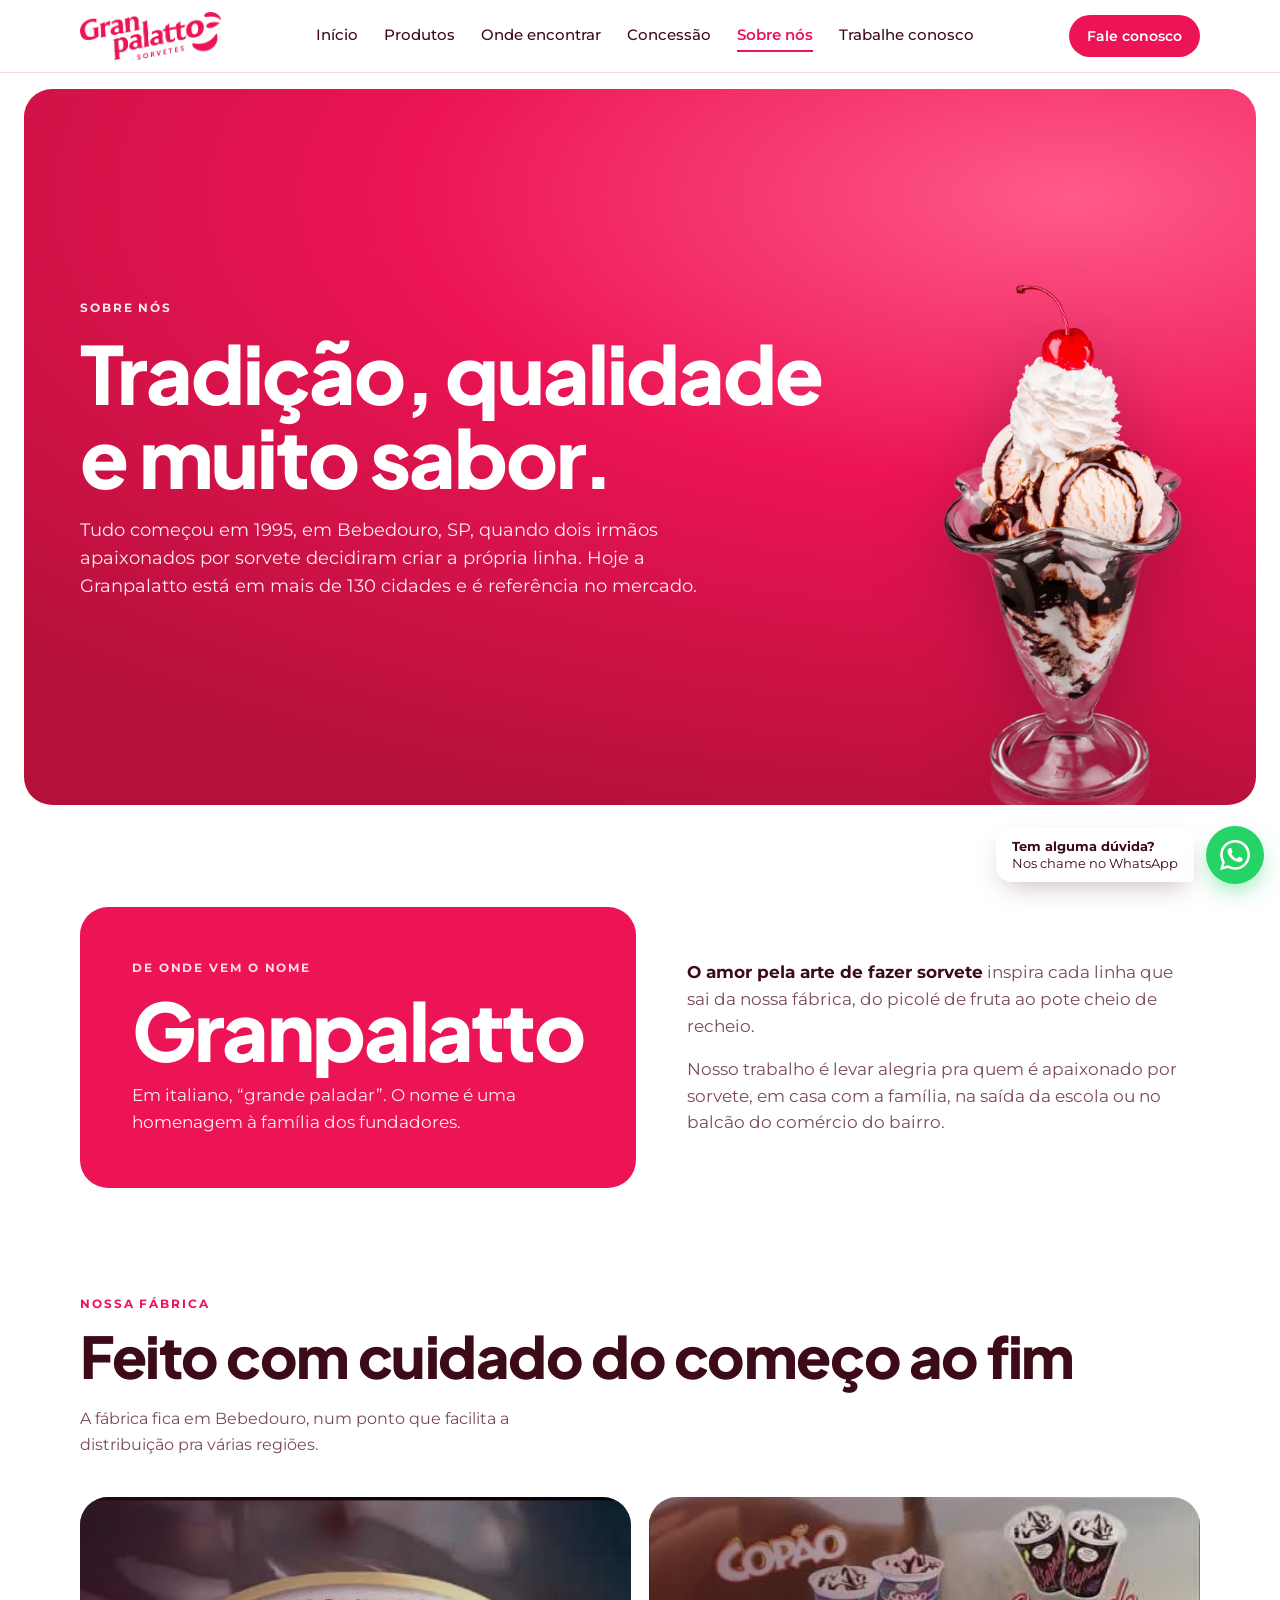
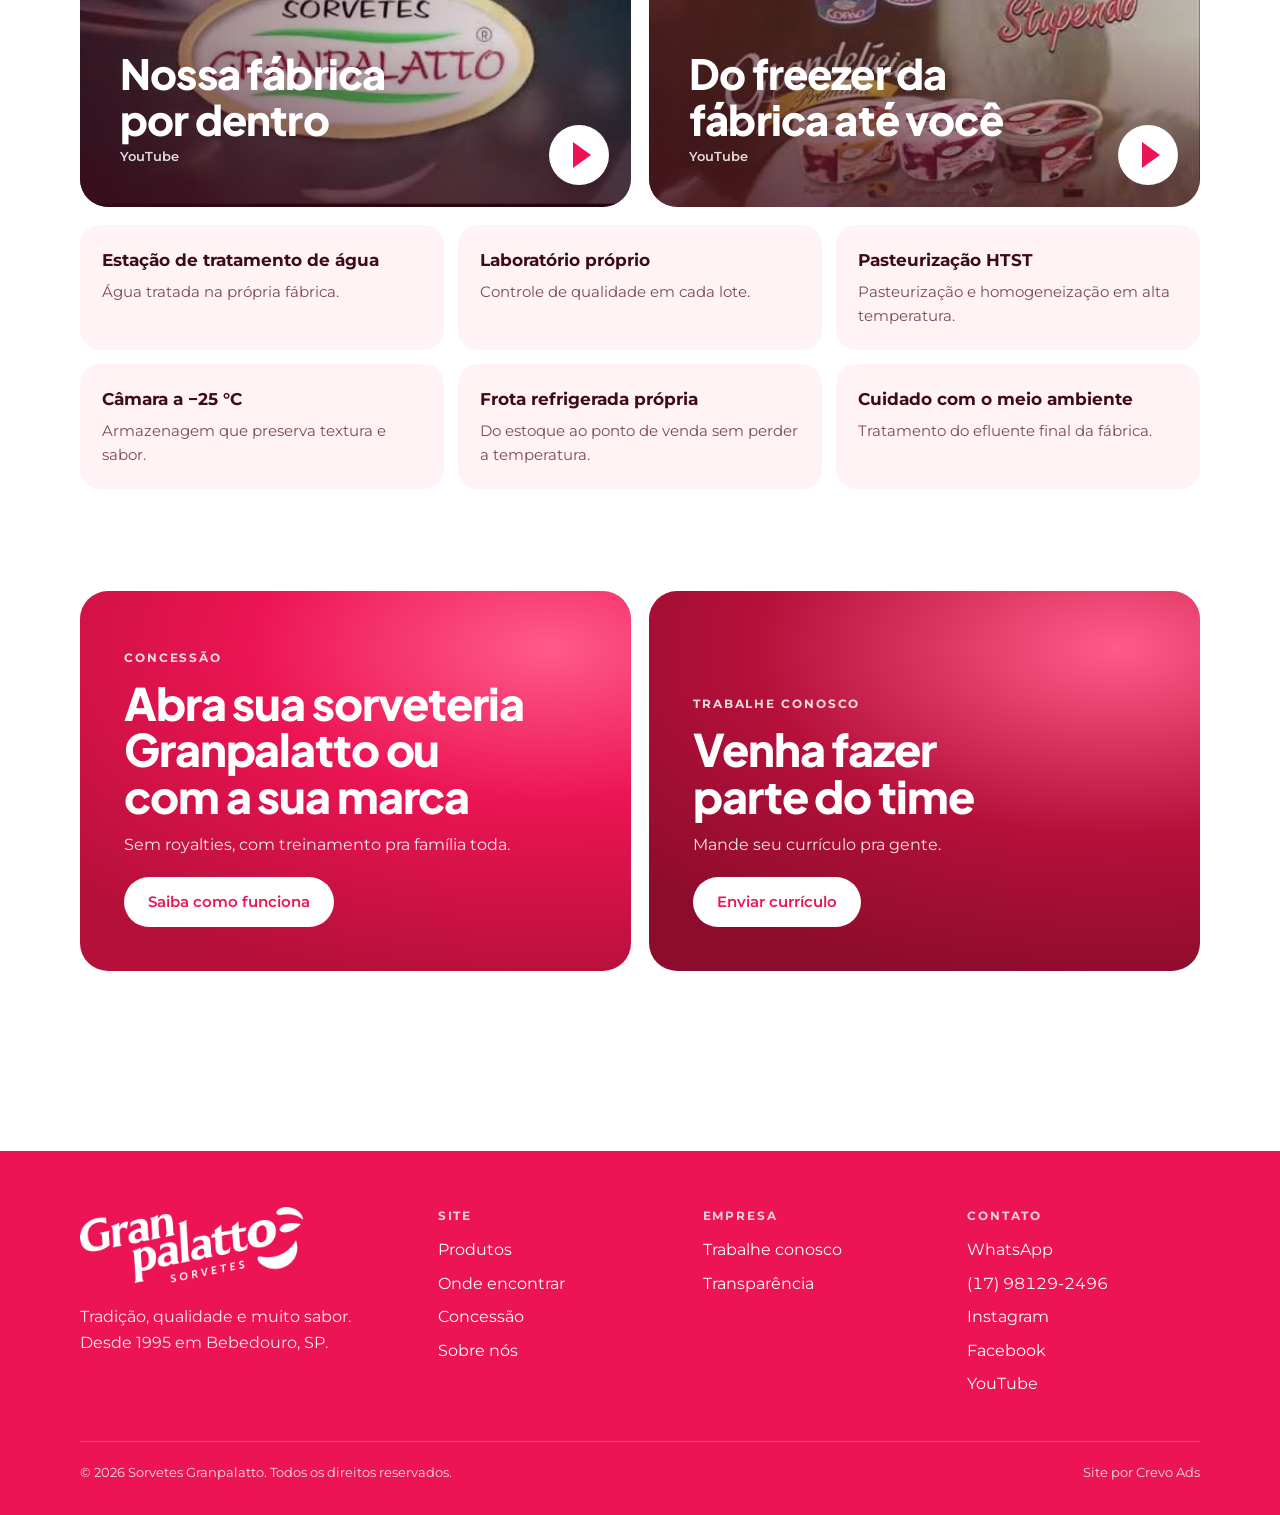
<file: sobre.html>
<!doctype html><html lang="pt-BR"><head><meta charset="utf-8"><meta name="viewport" content="width=device-width,initial-scale=1,viewport-fit=cover"><title>Sobre a Granpalatto</title>
<link rel="preconnect" href="https://fonts.googleapis.com">
<link rel="preconnect" href="https://fonts.gstatic.com" crossorigin>
<link rel="stylesheet" href="https://fonts.googleapis.com/css2?family=Plus+Jakarta+Sans:wght@600;700;800&family=Montserrat:wght@400;500;600;700;800&display=swap">
<link rel="stylesheet" href="style.css">
</head><body>
<header>
  <div class="wrap bar">
    <a class="logo" href="index.html" aria-label="Granpalatto Sorvetes, início"><img src="logo-rosa.png" alt="Granpalatto Sorvetes" width="586" height="200"></a>
    <nav aria-label="Principal"><ul><li><a href="index.html">Início</a></li><li><a href="produtos.html">Produtos</a></li><li><a href="onde-encontrar.html">Onde encontrar</a></li><li><a href="concessao.html">Concessão</a></li><li><a href="sobre.html" aria-current="page">Sobre nós</a></li><li><a href="trabalhe-conosco.html">Trabalhe conosco</a></li></ul></nav>
    <details class="mnav"><summary>Menu</summary><ul><li><a href="index.html">Início</a></li><li><a href="produtos.html">Produtos</a></li><li><a href="onde-encontrar.html">Onde encontrar</a></li><li><a href="concessao.html">Concessão</a></li><li><a href="sobre.html" aria-current="page">Sobre nós</a></li><li><a href="trabalhe-conosco.html">Trabalhe conosco</a></li></ul></details>
    <a class="btn btn-pink" href="https://api.whatsapp.com/send?phone=5517981292496&text=Ol%C3%A1%2C%20vim%20pelo%20site%20da%20Granpalatto" target="_blank" rel="noopener">Fale conosco</a>
  </div>
</header>

<main id="topo">
  <section class="banner photo" data-foto="sobre-topo"><img class="ban-art" src="fotos/sobre-taca.webp" alt="" aria-hidden="true"><div class="wrap"><span class="eyebrow">Sobre nós</span><h1>Tradição, qualidade e muito sabor.</h1><p>Tudo começou em 1995, em Bebedouro, SP, quando dois irmãos apaixonados por sorvete decidiram criar a própria linha. Hoje a Granpalatto está em mais de 130 cidades e é referência no mercado.</p></div></section>

  <section>
    <div class="wrap split">
      <div class="name-card">
        <span class="eyebrow">De onde vem o nome</span>
        <div class="word">Granpalatto</div>
        <p>Em italiano, “grande paladar”. O nome é uma homenagem à família dos fundadores.</p>
      </div>
      <div class="prose">
        <p><strong>O amor pela arte de fazer sorvete</strong> inspira cada linha que sai da nossa fábrica, do picolé de fruta ao pote cheio de recheio.</p>
        <p>Nosso trabalho é levar alegria pra quem é apaixonado por sorvete, em casa com a família, na saída da escola ou no balcão do comércio do bairro.</p>
      </div>
    </div>
  </section>

  <section class="tight">
    <div class="wrap">
      <div class="sec-head"><div><span class="eyebrow">Nossa fábrica</span><h2>Feito com cuidado do começo ao fim</h2></div><p>A fábrica fica em Bebedouro, num ponto que facilita a distribuição pra várias regiões.</p></div>
      <div class="videos two"><a class="video wide photo has-img" style="--img:url('fotos/video-sobre-fabrica.jpg')" data-foto="video-sobre-fabrica" data-yt="ao-7dc_Kl44" href="https://youtu.be/ao-7dc_Kl44" target="_blank" rel="noopener" aria-label="Assistir: Nossa fábrica por dentro"><span class="play" aria-hidden="true"></span><span class="v-title">Nossa fábrica por dentro</span><span class="v-src">YouTube</span></a><a class="video wide photo has-img" style="--img:url('fotos/video-sobre-distribuicao.jpg')" data-foto="video-sobre-distribuicao" data-yt="KTzZwHWesqo" href="https://youtu.be/KTzZwHWesqo" target="_blank" rel="noopener" aria-label="Assistir: Do freezer da fábrica até você"><span class="play" aria-hidden="true"></span><span class="v-title">Do freezer da fábrica até você</span><span class="v-src">YouTube</span></a></div>
      <ul class="facts">
        <li>Estação de tratamento de água<span>Água tratada na própria fábrica.</span></li>
        <li>Laboratório próprio<span>Controle de qualidade em cada lote.</span></li>
        <li>Pasteurização HTST<span>Pasteurização e homogeneização em alta temperatura.</span></li>
        <li>Câmara a −25 °C<span>Armazenagem que preserva textura e sabor.</span></li>
        <li>Frota refrigerada própria<span>Do estoque ao ponto de venda sem perder a temperatura.</span></li>
        <li>Cuidado com o meio ambiente<span>Tratamento do efluente final da fábrica.</span></li>
      </ul>
    </div>
  </section>

  <section class="tight">
    <div class="wrap duo">
      <div class="photo-card photo" data-foto="sobre-concessao"><span class="eyebrow">Concessão</span><h2>Abra sua sorveteria Granpalatto ou com a sua marca</h2><p>Sem royalties, com treinamento pra família toda.</p><a class="btn btn-white" href="concessao.html">Saiba como funciona</a></div>
      <div class="photo-card photo alt" data-foto="sobre-equipe"><span class="eyebrow">Trabalhe conosco</span><h2>Venha fazer parte do time</h2><p>Mande seu currículo pra gente.</p><a class="btn btn-white" href="trabalhe-conosco.html">Enviar currículo</a></div>
    </div>
  </section>
</main>

<footer>
  <div class="wrap">
    <div class="foot">
      <div>
        <a class="logo" href="index.html"><img src="logo-branca.png" alt="Granpalatto Sorvetes" width="586" height="200"></a>
        <p style="max-width:30ch;margin:14px 0 0;opacity:.9">Tradição, qualidade e muito sabor. Desde 1995 em Bebedouro, SP.</p>
      </div>
      <div><h4>Site</h4><ul>
        <li><a href="produtos.html">Produtos</a></li><li><a href="onde-encontrar.html">Onde encontrar</a></li>
        <li><a href="concessao.html">Concessão</a></li><li><a href="sobre.html">Sobre nós</a></li></ul></div>
      <div><h4>Empresa</h4><ul>
        <li><a href="trabalhe-conosco.html">Trabalhe conosco</a></li><li><a href="transparencia.html">Transparência</a></li></ul></div>
      <div><h4>Contato</h4><ul>
        <li><a href="https://api.whatsapp.com/send?phone=5517981292496" target="_blank" rel="noopener">WhatsApp</a></li>
        <li class="phone">(17) 98129-2496</li>
        <li><a href="https://www.instagram.com/sorvetes_granpalatto/" target="_blank" rel="noopener">Instagram</a></li>
        <li><a href="https://www.facebook.com/sorvetesgranpalatto" target="_blank" rel="noopener">Facebook</a></li>
        <li><a href="https://www.youtube.com/channel/UCKHM0nWPcOzVRVo09clzRdA" target="_blank" rel="noopener">YouTube</a></li></ul></div>
    </div>
    <div class="fine"><span>© 2026 Sorvetes Granpalatto. Todos os direitos reservados.</span><span>Site por Crevo Ads</span></div>
  </div>
</footer>

<a class="wa" href="https://api.whatsapp.com/send?phone=5517981292496&text=Ol%C3%A1%2C%20vim%20pelo%20site%20da%20Granpalatto" target="_blank" rel="noopener" aria-label="Tem alguma dúvida? Nos chame no WhatsApp"><span class="wa-msg"><strong>Tem alguma dúvida?</strong>Nos chame no WhatsApp</span><span class="wa-ic"><svg viewBox="0 0 24 24" aria-hidden="true"><path fill="currentColor" d="M17.472 14.382c-.297-.149-1.758-.867-2.03-.967-.273-.099-.471-.148-.67.15-.197.297-.767.966-.94 1.164-.173.199-.347.223-.644.075-.297-.15-1.255-.463-2.39-1.475-.883-.788-1.48-1.761-1.653-2.059-.173-.297-.018-.458.13-.606.134-.133.298-.347.446-.52.149-.174.198-.298.298-.497.099-.198.05-.371-.025-.52-.075-.149-.669-1.612-.916-2.207-.242-.579-.487-.5-.669-.51-.173-.008-.371-.01-.57-.01-.198 0-.52.074-.792.372-.272.297-1.04 1.016-1.04 2.479 0 1.462 1.065 2.875 1.213 3.074.149.198 2.096 3.2 5.077 4.487.709.306 1.262.489 1.694.625.712.227 1.36.195 1.871.118.571-.085 1.758-.719 2.006-1.413.248-.694.248-1.289.173-1.413-.074-.124-.272-.198-.57-.347m-5.421 7.403h-.004a9.87 9.87 0 01-5.031-1.378l-.361-.214-3.741.982.998-3.648-.235-.374a9.86 9.86 0 01-1.51-5.26c.001-5.45 4.436-9.884 9.888-9.884 2.64 0 5.122 1.03 6.988 2.898a9.825 9.825 0 012.893 6.994c-.003 5.45-4.437 9.884-9.885 9.884m8.413-18.297A11.815 11.815 0 0012.05 0C5.495 0 .16 5.335.157 11.892c0 2.096.547 4.142 1.588 5.945L.057 24l6.305-1.654a11.882 11.882 0 005.683 1.448h.005c6.554 0 11.89-5.335 11.893-11.893a11.821 11.821 0 00-3.48-8.413z"/></svg></span></a><script>setTimeout(function(){var w=document.querySelector('.wa');if(w)w.classList.add('wa-mini')},6000)</script>
<script src="video.js"></script>
</body></html>
</file>
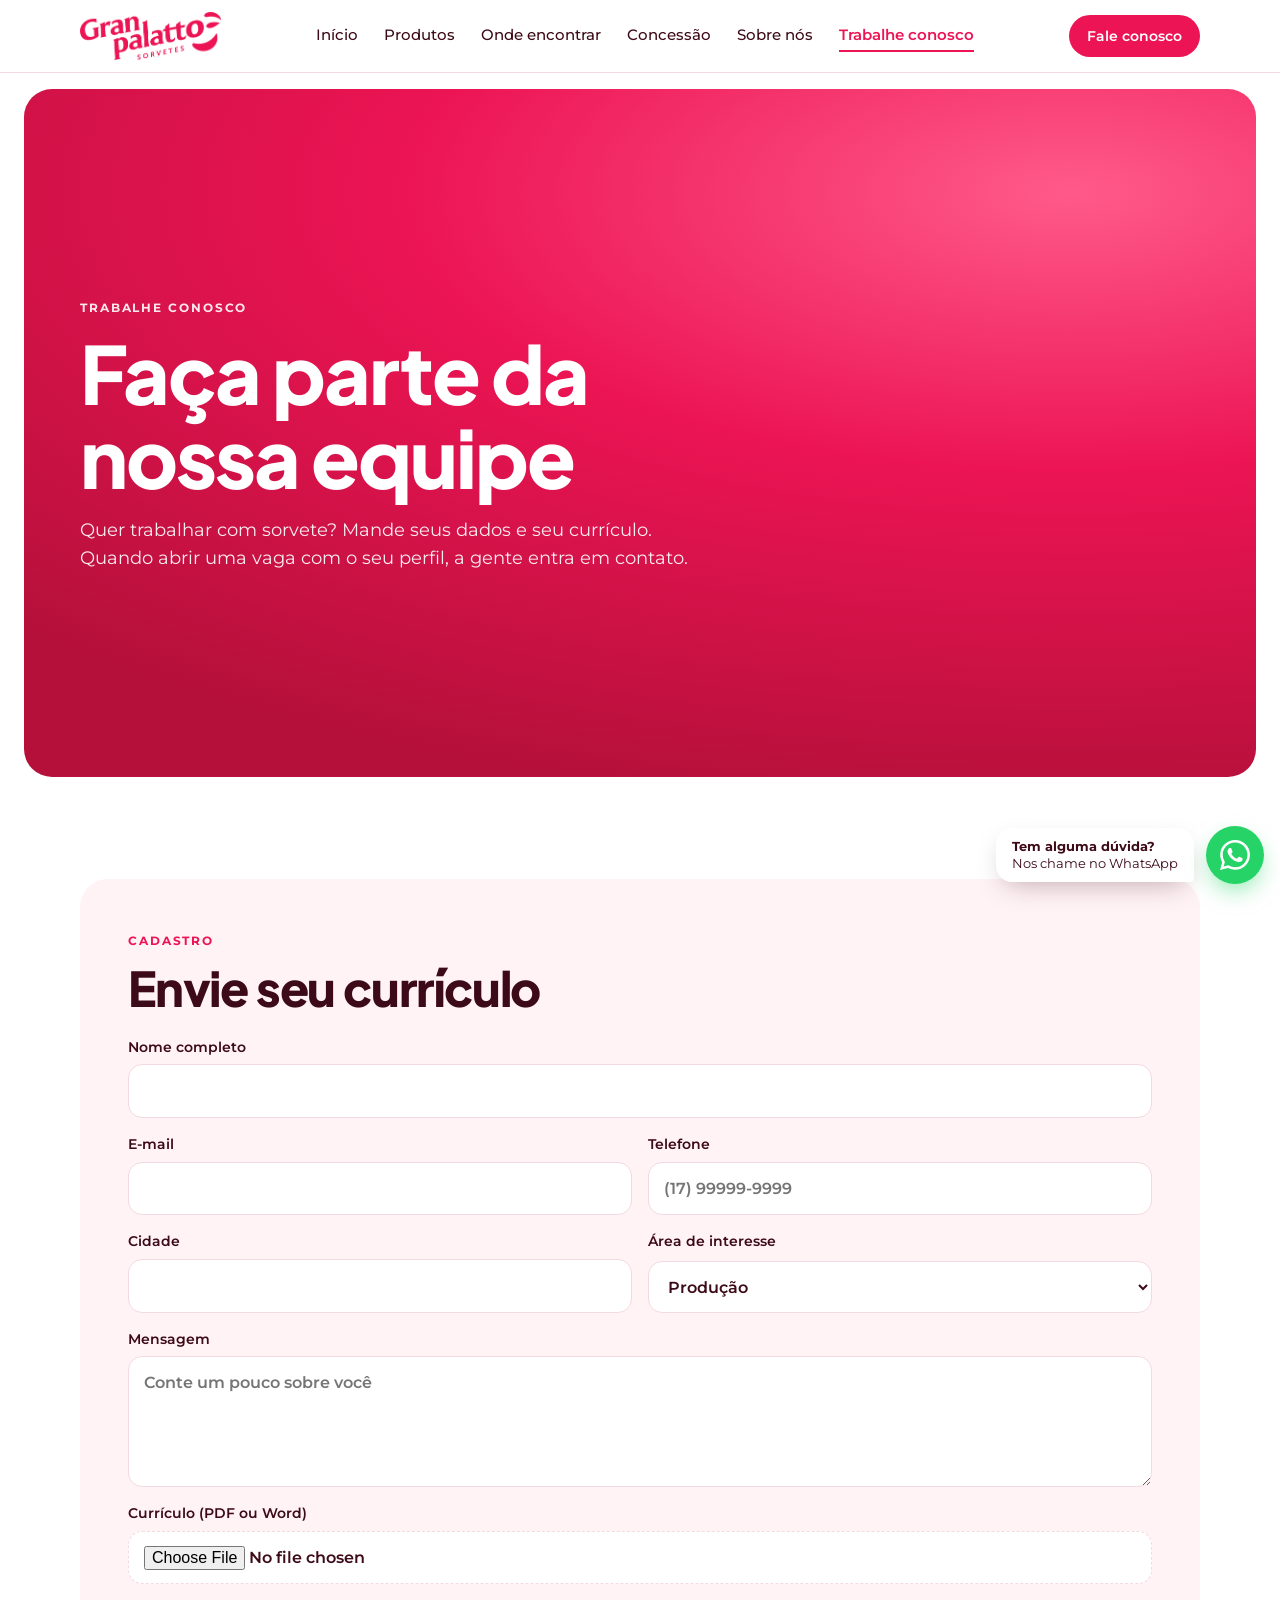
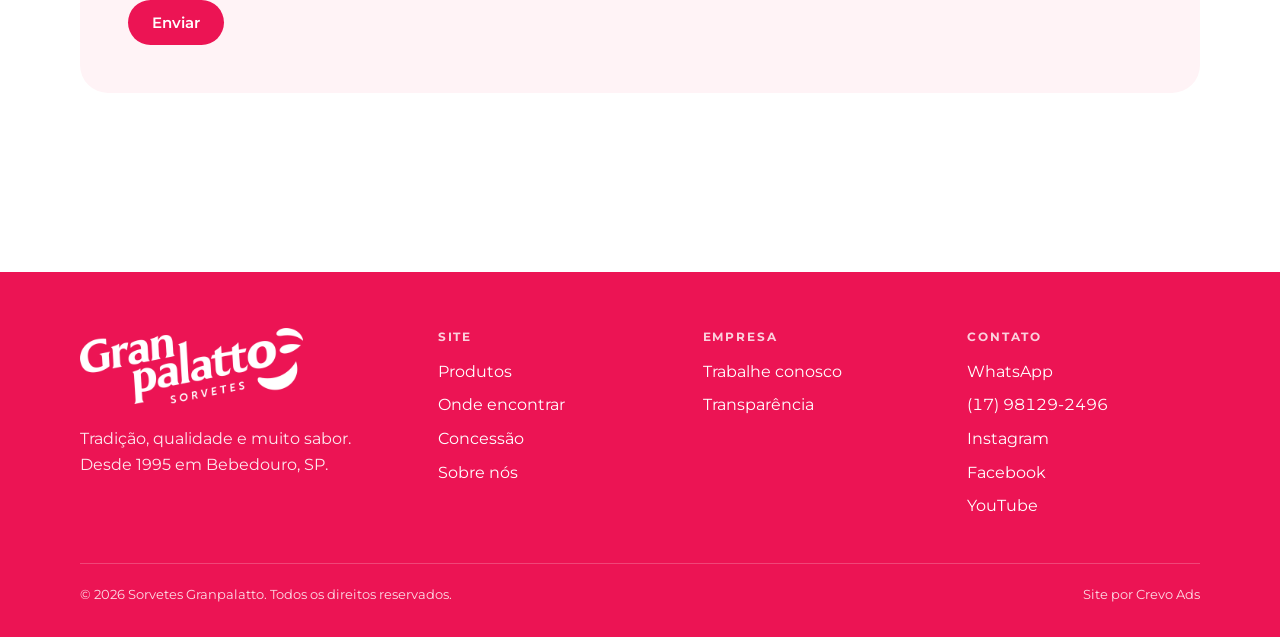
<file: trabalhe-conosco.html>
<!doctype html><html lang="pt-BR"><head><meta charset="utf-8"><meta name="viewport" content="width=device-width,initial-scale=1,viewport-fit=cover"><title>Trabalhe na Granpalatto</title>
<link rel="preconnect" href="https://fonts.googleapis.com">
<link rel="preconnect" href="https://fonts.gstatic.com" crossorigin>
<link rel="stylesheet" href="https://fonts.googleapis.com/css2?family=Plus+Jakarta+Sans:wght@600;700;800&family=Montserrat:wght@400;500;600;700;800&display=swap">
<link rel="stylesheet" href="style.css">
</head><body>
<header>
  <div class="wrap bar">
    <a class="logo" href="index.html" aria-label="Granpalatto Sorvetes, início"><img src="logo-rosa.png" alt="Granpalatto Sorvetes" width="586" height="200"></a>
    <nav aria-label="Principal"><ul><li><a href="index.html">Início</a></li><li><a href="produtos.html">Produtos</a></li><li><a href="onde-encontrar.html">Onde encontrar</a></li><li><a href="concessao.html">Concessão</a></li><li><a href="sobre.html">Sobre nós</a></li><li><a href="trabalhe-conosco.html" aria-current="page">Trabalhe conosco</a></li></ul></nav>
    <details class="mnav"><summary>Menu</summary><ul><li><a href="index.html">Início</a></li><li><a href="produtos.html">Produtos</a></li><li><a href="onde-encontrar.html">Onde encontrar</a></li><li><a href="concessao.html">Concessão</a></li><li><a href="sobre.html">Sobre nós</a></li><li><a href="trabalhe-conosco.html" aria-current="page">Trabalhe conosco</a></li></ul></details>
    <a class="btn btn-pink" href="https://api.whatsapp.com/send?phone=5517981292496&text=Ol%C3%A1%2C%20vim%20pelo%20site%20da%20Granpalatto" target="_blank" rel="noopener">Fale conosco</a>
  </div>
</header>

<main id="topo">
  <section class="banner photo" data-foto="trabalhe-topo"><div class="wrap"><span class="eyebrow">Trabalhe conosco</span><h1>Faça parte da nossa equipe</h1><p>Quer trabalhar com sorvete? Mande seus dados e seu currículo. Quando abrir uma vaga com o seu perfil, a gente entra em contato.</p></div></section>

  <section>
    <div class="wrap">
      <div class="form-card">
        <span class="eyebrow">Cadastro</span>
        <h2>Envie seu currículo</h2>
        <form class="lead-form" id="cv" autocomplete="on">
          <label for="c-nome" class="full">Nome completo<input id="c-nome" name="nome" required autocomplete="name"></label>
          <label for="c-email">E-mail<input id="c-email" name="email" type="email" required autocomplete="email"></label>
          <label for="c-tel">Telefone<input id="c-tel" name="tel" type="tel" required autocomplete="tel" placeholder="(17) 99999-9999"></label>
          <label for="c-cidade">Cidade<input id="c-cidade" name="cidade" autocomplete="address-level2"></label>
          <label for="c-area">Área de interesse<select id="c-area" name="area"><option>Produção</option><option>Logística e entregas</option><option>Vendas</option><option>Administrativo</option><option>Sorveterias</option><option>Outra</option></select></label>
          <label for="c-msg" class="full">Mensagem<textarea id="c-msg" name="msg" rows="4" placeholder="Conte um pouco sobre você"></textarea></label>
          <label for="c-file" class="full">Currículo (PDF ou Word)<input id="c-file" name="cv" type="file" accept=".pdf,.doc,.docx" class="file"></label>
          <button class="btn btn-pink" type="submit">Enviar</button>
          <div class="form-ok" id="cv-ok" hidden>
            <strong>Dados recebidos!</strong>
            <span>Pra agilizar, mande também seu currículo pelo WhatsApp do nosso time.</span>
            <a class="btn btn-pink" id="cv-wa" href="https://api.whatsapp.com/send?phone=5517981292496" target="_blank" rel="noopener">Enviar pelo WhatsApp</a>
          </div>
        </form>
      </div>
    </div>
  </section>
</main>

<footer>
  <div class="wrap">
    <div class="foot">
      <div>
        <a class="logo" href="index.html"><img src="logo-branca.png" alt="Granpalatto Sorvetes" width="586" height="200"></a>
        <p style="max-width:30ch;margin:14px 0 0;opacity:.9">Tradição, qualidade e muito sabor. Desde 1995 em Bebedouro, SP.</p>
      </div>
      <div><h4>Site</h4><ul>
        <li><a href="produtos.html">Produtos</a></li><li><a href="onde-encontrar.html">Onde encontrar</a></li>
        <li><a href="concessao.html">Concessão</a></li><li><a href="sobre.html">Sobre nós</a></li></ul></div>
      <div><h4>Empresa</h4><ul>
        <li><a href="trabalhe-conosco.html">Trabalhe conosco</a></li><li><a href="transparencia.html">Transparência</a></li></ul></div>
      <div><h4>Contato</h4><ul>
        <li><a href="https://api.whatsapp.com/send?phone=5517981292496" target="_blank" rel="noopener">WhatsApp</a></li>
        <li class="phone">(17) 98129-2496</li>
        <li><a href="https://www.instagram.com/sorvetes_granpalatto/" target="_blank" rel="noopener">Instagram</a></li>
        <li><a href="https://www.facebook.com/sorvetesgranpalatto" target="_blank" rel="noopener">Facebook</a></li>
        <li><a href="https://www.youtube.com/channel/UCKHM0nWPcOzVRVo09clzRdA" target="_blank" rel="noopener">YouTube</a></li></ul></div>
    </div>
    <div class="fine"><span>© 2026 Sorvetes Granpalatto. Todos os direitos reservados.</span><span>Site por Crevo Ads</span></div>
  </div>
</footer>

<a class="wa" href="https://api.whatsapp.com/send?phone=5517981292496&text=Ol%C3%A1%2C%20vim%20pelo%20site%20da%20Granpalatto" target="_blank" rel="noopener" aria-label="Tem alguma dúvida? Nos chame no WhatsApp"><span class="wa-msg"><strong>Tem alguma dúvida?</strong>Nos chame no WhatsApp</span><span class="wa-ic"><svg viewBox="0 0 24 24" aria-hidden="true"><path fill="currentColor" d="M17.472 14.382c-.297-.149-1.758-.867-2.03-.967-.273-.099-.471-.148-.67.15-.197.297-.767.966-.94 1.164-.173.199-.347.223-.644.075-.297-.15-1.255-.463-2.39-1.475-.883-.788-1.48-1.761-1.653-2.059-.173-.297-.018-.458.13-.606.134-.133.298-.347.446-.52.149-.174.198-.298.298-.497.099-.198.05-.371-.025-.52-.075-.149-.669-1.612-.916-2.207-.242-.579-.487-.5-.669-.51-.173-.008-.371-.01-.57-.01-.198 0-.52.074-.792.372-.272.297-1.04 1.016-1.04 2.479 0 1.462 1.065 2.875 1.213 3.074.149.198 2.096 3.2 5.077 4.487.709.306 1.262.489 1.694.625.712.227 1.36.195 1.871.118.571-.085 1.758-.719 2.006-1.413.248-.694.248-1.289.173-1.413-.074-.124-.272-.198-.57-.347m-5.421 7.403h-.004a9.87 9.87 0 01-5.031-1.378l-.361-.214-3.741.982.998-3.648-.235-.374a9.86 9.86 0 01-1.51-5.26c.001-5.45 4.436-9.884 9.888-9.884 2.64 0 5.122 1.03 6.988 2.898a9.825 9.825 0 012.893 6.994c-.003 5.45-4.437 9.884-9.885 9.884m8.413-18.297A11.815 11.815 0 0012.05 0C5.495 0 .16 5.335.157 11.892c0 2.096.547 4.142 1.588 5.945L.057 24l6.305-1.654a11.882 11.882 0 005.683 1.448h.005c6.554 0 11.89-5.335 11.893-11.893a11.821 11.821 0 00-3.48-8.413z"/></svg></span></a><script>setTimeout(function(){var w=document.querySelector('.wa');if(w)w.classList.add('wa-mini')},6000)</script>

<script>
document.getElementById('cv').addEventListener('submit',function(e){
  e.preventDefault();var f=e.target;
  var t='Olá! Quero trabalhar na Granpalatto.\nNome: '+f.nome.value+'\nE-mail: '+f.email.value+'\nTelefone: '+f.tel.value+'\nCidade: '+f.cidade.value+'\nÁrea: '+f.area.value+(f.msg.value?'\n'+f.msg.value:'');
  document.getElementById('cv-wa').href='https://api.whatsapp.com/send?phone=5517981292496&text='+encodeURIComponent(t);
  document.getElementById('cv-ok').hidden=false;
});
</script>
</body></html>
</file>
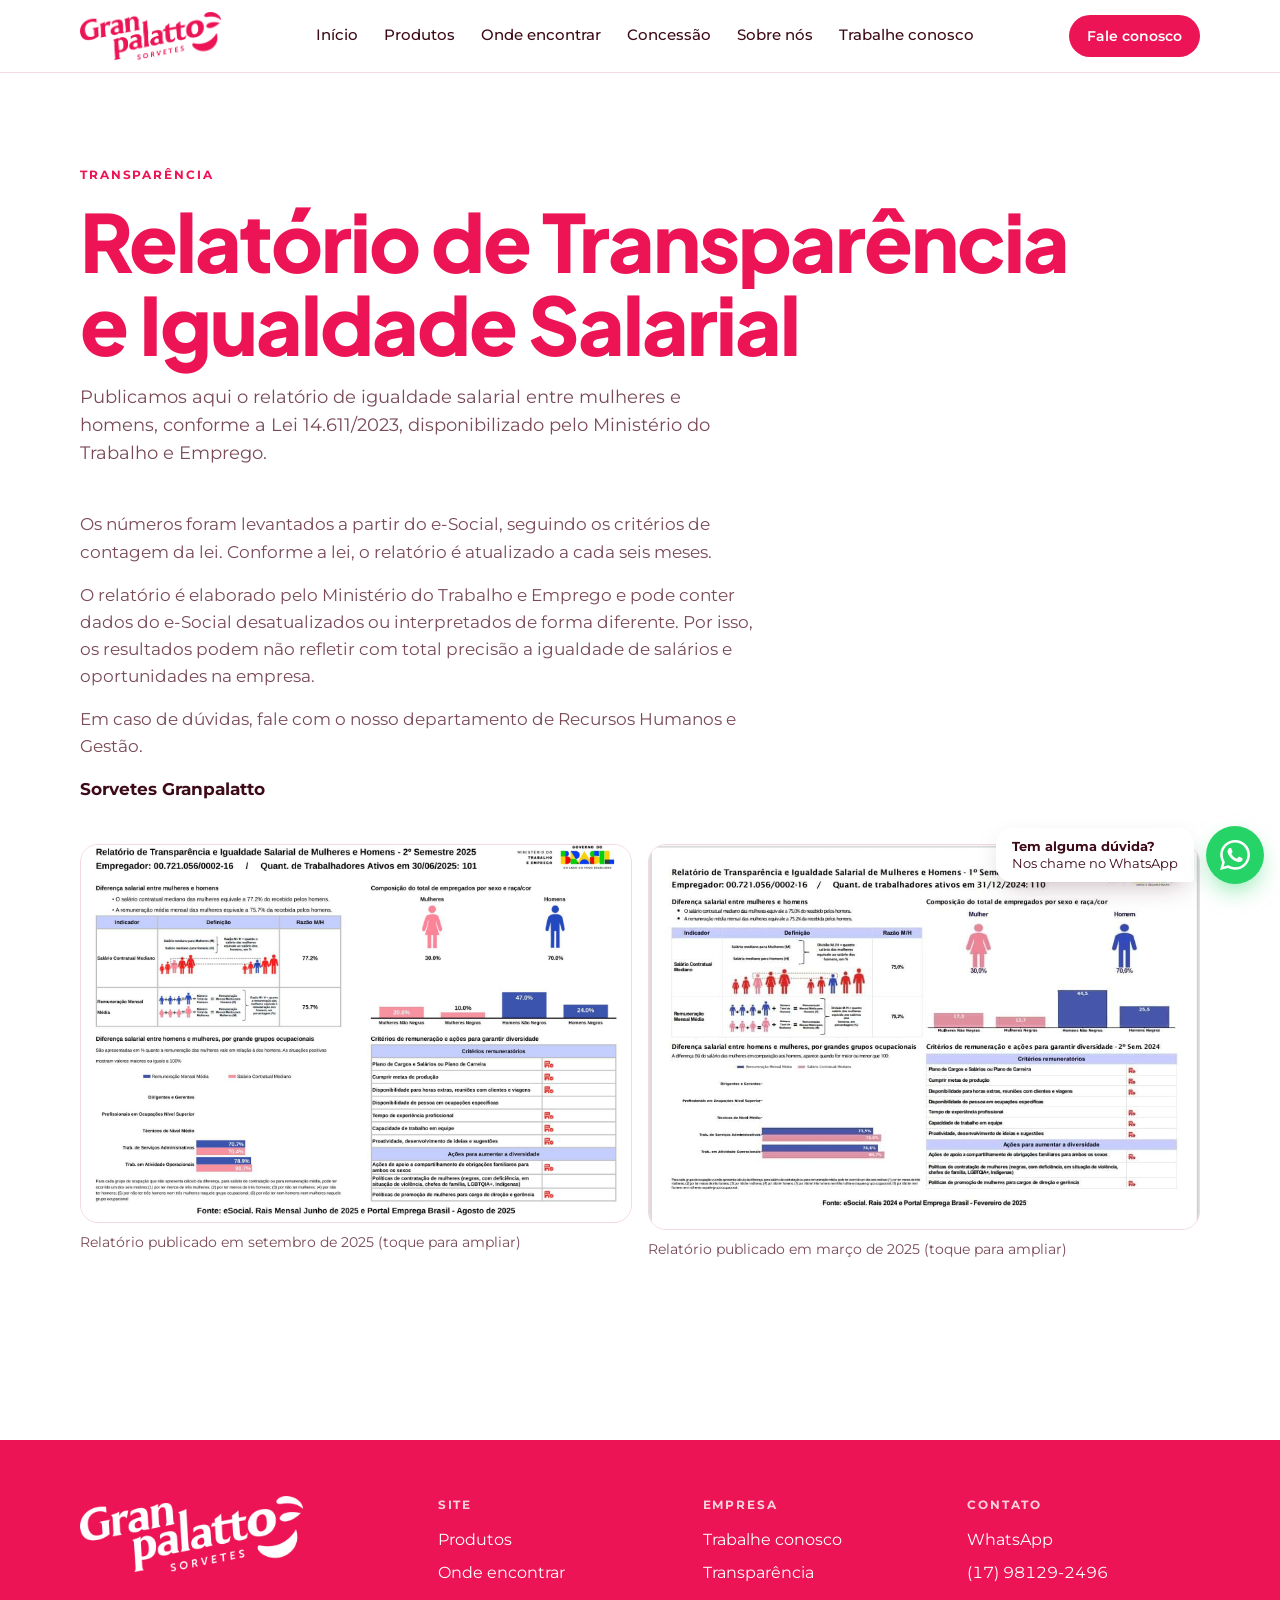
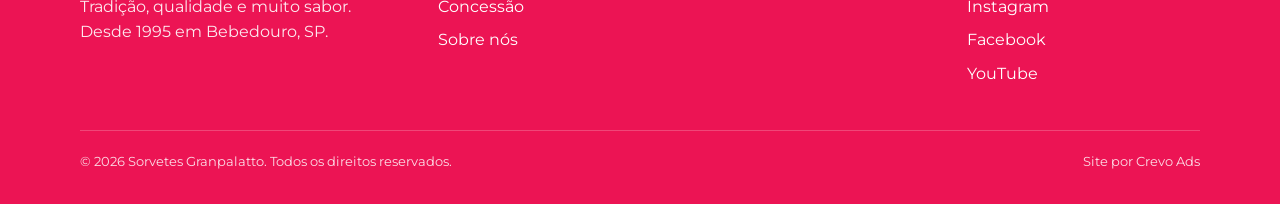
<file: transparencia.html>
<!doctype html><html lang="pt-BR"><head><meta charset="utf-8"><meta name="viewport" content="width=device-width,initial-scale=1,viewport-fit=cover"><title>Transparência Granpalatto</title>
<link rel="preconnect" href="https://fonts.googleapis.com">
<link rel="preconnect" href="https://fonts.gstatic.com" crossorigin>
<link rel="stylesheet" href="https://fonts.googleapis.com/css2?family=Plus+Jakarta+Sans:wght@600;700;800&family=Montserrat:wght@400;500;600;700;800&display=swap">
<link rel="stylesheet" href="style.css">
</head><body>
<header>
  <div class="wrap bar">
    <a class="logo" href="index.html" aria-label="Granpalatto Sorvetes, início"><img src="logo-rosa.png" alt="Granpalatto Sorvetes" width="586" height="200"></a>
    <nav aria-label="Principal"><ul><li><a href="index.html">Início</a></li><li><a href="produtos.html">Produtos</a></li><li><a href="onde-encontrar.html">Onde encontrar</a></li><li><a href="concessao.html">Concessão</a></li><li><a href="sobre.html">Sobre nós</a></li><li><a href="trabalhe-conosco.html">Trabalhe conosco</a></li></ul></nav>
    <details class="mnav"><summary>Menu</summary><ul><li><a href="index.html">Início</a></li><li><a href="produtos.html">Produtos</a></li><li><a href="onde-encontrar.html">Onde encontrar</a></li><li><a href="concessao.html">Concessão</a></li><li><a href="sobre.html">Sobre nós</a></li><li><a href="trabalhe-conosco.html">Trabalhe conosco</a></li></ul></details>
    <a class="btn btn-pink" href="https://api.whatsapp.com/send?phone=5517981292496&text=Ol%C3%A1%2C%20vim%20pelo%20site%20da%20Granpalatto" target="_blank" rel="noopener">Fale conosco</a>
  </div>
</header>

<main id="topo">
  <div class="wrap page-head">
    <span class="eyebrow">Transparência</span>
    <h1>Relatório de Transparência e Igualdade Salarial</h1>
    <p>Publicamos aqui o relatório de igualdade salarial entre mulheres e homens, conforme a Lei 14.611/2023, disponibilizado pelo Ministério do Trabalho e Emprego.</p>
  </div>
  <section class="tight">
    <div class="wrap" style="display:grid;gap:40px">
      <div class="prose">
        <p>Os números foram levantados a partir do e-Social, seguindo os critérios de contagem da lei. Conforme a lei, o relatório é atualizado a cada seis meses.</p>
        <p>O relatório é elaborado pelo Ministério do Trabalho e Emprego e pode conter dados do e-Social desatualizados ou interpretados de forma diferente. Por isso, os resultados podem não refletir com total precisão a igualdade de salários e oportunidades na empresa.</p>
        <p>Em caso de dúvidas, fale com o nosso departamento de Recursos Humanos e Gestão.</p>
        <p><strong>Sorvetes Granpalatto</strong></p>
      </div>
      <div class="reports">
        <figure class="report"><a href="fotos/relatorio-2025-09.jpg" target="_blank" rel="noopener"><img src="fotos/relatorio-2025-09.jpg" alt="Relatório de Transparência e Igualdade Salarial, 2º semestre de 2025" loading="lazy"></a><figcaption>Relatório publicado em setembro de 2025 (toque para ampliar)</figcaption></figure>
        <figure class="report"><a href="fotos/relatorio-2025-03.jpg" target="_blank" rel="noopener"><img src="fotos/relatorio-2025-03.jpg" alt="Relatório de Transparência e Igualdade Salarial, 1º semestre de 2025" loading="lazy"></a><figcaption>Relatório publicado em março de 2025 (toque para ampliar)</figcaption></figure>
      </div>
    </div>
  </section>
</main>

<footer>
  <div class="wrap">
    <div class="foot">
      <div>
        <a class="logo" href="index.html"><img src="logo-branca.png" alt="Granpalatto Sorvetes" width="586" height="200"></a>
        <p style="max-width:30ch;margin:14px 0 0;opacity:.9">Tradição, qualidade e muito sabor. Desde 1995 em Bebedouro, SP.</p>
      </div>
      <div><h4>Site</h4><ul>
        <li><a href="produtos.html">Produtos</a></li><li><a href="onde-encontrar.html">Onde encontrar</a></li>
        <li><a href="concessao.html">Concessão</a></li><li><a href="sobre.html">Sobre nós</a></li></ul></div>
      <div><h4>Empresa</h4><ul>
        <li><a href="trabalhe-conosco.html">Trabalhe conosco</a></li><li><a href="transparencia.html">Transparência</a></li></ul></div>
      <div><h4>Contato</h4><ul>
        <li><a href="https://api.whatsapp.com/send?phone=5517981292496" target="_blank" rel="noopener">WhatsApp</a></li>
        <li class="phone">(17) 98129-2496</li>
        <li><a href="https://www.instagram.com/sorvetes_granpalatto/" target="_blank" rel="noopener">Instagram</a></li>
        <li><a href="https://www.facebook.com/sorvetesgranpalatto" target="_blank" rel="noopener">Facebook</a></li>
        <li><a href="https://www.youtube.com/channel/UCKHM0nWPcOzVRVo09clzRdA" target="_blank" rel="noopener">YouTube</a></li></ul></div>
    </div>
    <div class="fine"><span>© 2026 Sorvetes Granpalatto. Todos os direitos reservados.</span><span>Site por Crevo Ads</span></div>
  </div>
</footer>

<a class="wa" href="https://api.whatsapp.com/send?phone=5517981292496&text=Ol%C3%A1%2C%20vim%20pelo%20site%20da%20Granpalatto" target="_blank" rel="noopener" aria-label="Tem alguma dúvida? Nos chame no WhatsApp"><span class="wa-msg"><strong>Tem alguma dúvida?</strong>Nos chame no WhatsApp</span><span class="wa-ic"><svg viewBox="0 0 24 24" aria-hidden="true"><path fill="currentColor" d="M17.472 14.382c-.297-.149-1.758-.867-2.03-.967-.273-.099-.471-.148-.67.15-.197.297-.767.966-.94 1.164-.173.199-.347.223-.644.075-.297-.15-1.255-.463-2.39-1.475-.883-.788-1.48-1.761-1.653-2.059-.173-.297-.018-.458.13-.606.134-.133.298-.347.446-.52.149-.174.198-.298.298-.497.099-.198.05-.371-.025-.52-.075-.149-.669-1.612-.916-2.207-.242-.579-.487-.5-.669-.51-.173-.008-.371-.01-.57-.01-.198 0-.52.074-.792.372-.272.297-1.04 1.016-1.04 2.479 0 1.462 1.065 2.875 1.213 3.074.149.198 2.096 3.2 5.077 4.487.709.306 1.262.489 1.694.625.712.227 1.36.195 1.871.118.571-.085 1.758-.719 2.006-1.413.248-.694.248-1.289.173-1.413-.074-.124-.272-.198-.57-.347m-5.421 7.403h-.004a9.87 9.87 0 01-5.031-1.378l-.361-.214-3.741.982.998-3.648-.235-.374a9.86 9.86 0 01-1.51-5.26c.001-5.45 4.436-9.884 9.888-9.884 2.64 0 5.122 1.03 6.988 2.898a9.825 9.825 0 012.893 6.994c-.003 5.45-4.437 9.884-9.885 9.884m8.413-18.297A11.815 11.815 0 0012.05 0C5.495 0 .16 5.335.157 11.892c0 2.096.547 4.142 1.588 5.945L.057 24l6.305-1.654a11.882 11.882 0 005.683 1.448h.005c6.554 0 11.89-5.335 11.893-11.893a11.821 11.821 0 00-3.48-8.413z"/></svg></span></a><script>setTimeout(function(){var w=document.querySelector('.wa');if(w)w.classList.add('wa-mini')},6000)</script>

</body></html>
</file>
<file: style.css>
@charset "utf-8";
/* Granpalatto — site branco e limpo. Fotos entram como fundo; sem foto, aparece o rosa da marca. */
:root{
  --pink:#EC1454;        /* rosa Granpalatto */
  --pink-hot:#FF275E;    /* rosa vivo */
  --red:#B5103A;         /* vermelho Granpalatto */
  --red-deep:#8C0C2D;
  --ink:#3D0A18;         /* texto principal (vinho bem escuro) */
  --ink-soft:#7A4A57;    /* texto secundário */
  --line:#F3D9E1;        /* bordas */
  --blush:#FFF3F6;       /* superfícies suaves */
  --blush-2:#FFE4EC;
  --white:#FFFFFF;
  /* compatibilidade com o buscador */
  --ground:var(--pink);--berry:var(--red);--berry-deep:var(--red-deep);--cream:var(--blush-2);--hot:var(--pink-hot);
  --map-bg:#FFFFFF;--map-land:#FFF4F7;--map-line:#F3CFDB;--map-has:#F79AB5;
  --display:"Plus Jakarta Sans","Montserrat",system-ui,-apple-system,"Segoe UI",sans-serif;
  --body:"Montserrat",system-ui,-apple-system,"Segoe UI",sans-serif;
  color-scheme:light;
}
*{box-sizing:border-box}
html,body{margin:0}
html{scroll-behavior:smooth}
img{max-width:100%}
[hidden]{display:none!important}
@media (prefers-reduced-motion:reduce){html{scroll-behavior:auto}*{animation:none!important;transition:none!important}}
body{background:var(--white);color:var(--ink);font-family:var(--body);font-size:16px;line-height:1.6;-webkit-font-smoothing:antialiased}
a{color:inherit}
:focus-visible{outline:2px solid var(--pink);outline-offset:3px;border-radius:6px}
.wrap{max-width:1200px;margin:0 auto;padding-inline:clamp(16px,4vw,40px)}
h1,h2,h3{font-family:var(--display);font-weight:700;line-height:1.02;letter-spacing:-.015em;text-wrap:balance;margin:0}
.eyebrow{display:inline-block;font-size:.74rem;font-weight:700;letter-spacing:.16em;text-transform:uppercase;color:var(--pink)}
.sr{position:absolute;width:1px;height:1px;overflow:hidden;clip:rect(0 0 0 0)}

/* botões */
.btn{display:inline-flex;align-items:center;justify-content:center;gap:8px;font-family:inherit;font-weight:600;font-size:.95rem;text-decoration:none;border-radius:999px;padding:13px 24px;border:0;cursor:pointer;transition:background .2s,color .2s,border-color .2s,transform .2s;white-space:nowrap}
.btn-pink,.btn-berry{background:var(--pink);color:#fff}
.btn-pink:hover,.btn-berry:hover{background:var(--red)}
.btn-white{background:#fff;color:var(--pink)}
.btn-white:hover{background:var(--blush-2)}
.btn-line{background:transparent;color:var(--pink);box-shadow:inset 0 0 0 1.5px var(--pink)}
.btn-line:hover{background:var(--blush)}
.btn-line-w{background:transparent;color:#fff;box-shadow:inset 0 0 0 1.5px rgba(255,255,255,.8)}
.btn-line-w:hover{background:rgba(255,255,255,.12)}
.btn-ghost{background:transparent;color:var(--pink);box-shadow:inset 0 0 0 1.5px var(--pink)}
.btn-ghost:hover{background:var(--blush)}
.ctas{display:flex;flex-wrap:wrap;gap:12px}
.link-more{font-weight:600;color:var(--pink);text-decoration:none;white-space:nowrap}
.link-more::after{content:" →"}
.link-more:hover{color:var(--red)}

/* cabeçalho */
header{position:sticky;top:env(safe-area-inset-top,0px);z-index:40;background:rgba(255,255,255,.94);backdrop-filter:blur(10px);border-bottom:1px solid var(--line)}
.bar{display:flex;align-items:center;justify-content:space-between;gap:20px;padding-block:12px}
.logo{display:inline-flex;align-items:center}
.logo img{height:48px;width:auto;display:block}
nav ul{display:flex;gap:26px;list-style:none;margin:0;padding:0;font-size:.92rem;font-weight:500}
nav a{text-decoration:none;color:var(--ink);padding-block:6px}
nav a:hover{color:var(--pink)}
nav a[aria-current="page"]{color:var(--pink);font-weight:600;box-shadow:0 2px 0 var(--pink)}
.bar>.btn{padding:10px 18px;font-size:.88rem}
.mnav{display:none;position:relative}
.mnav summary{list-style:none;cursor:pointer;font-weight:600;font-size:.9rem;color:var(--pink);box-shadow:inset 0 0 0 1.5px var(--pink);border-radius:999px;padding:8px 16px}
.mnav summary::-webkit-details-marker{display:none}
.mnav ul{position:absolute;right:0;top:calc(100% + 8px);list-style:none;margin:0;padding:8px;min-width:230px;background:#fff;border:1px solid var(--line);border-radius:16px;box-shadow:0 20px 40px -12px rgba(61,10,24,.25);display:grid;gap:2px}
.mnav a{display:block;padding:10px 12px;border-radius:10px;text-decoration:none;font-weight:500;color:var(--ink)}
.mnav a:hover,.mnav a[aria-current="page"]{background:var(--blush);color:var(--pink)}
@media (max-width:920px){nav{display:none}.mnav{display:block}.bar>.btn{display:none}}
@media (max-width:560px){.logo img{height:40px}}

/* fotos de fundo: --img vem da foto; sem foto, fica o rosa da marca */
.photo{position:relative;overflow:hidden;background-color:var(--pink);background-image:var(--img,none),radial-gradient(120% 90% at 85% 15%,#FF5A8A 0%,var(--pink) 45%,var(--red) 100%);background-size:cover;background-position:center}
.photo.has-img::before{content:"";position:absolute;inset:0;background:linear-gradient(90deg,rgba(61,10,24,.62) 0%,rgba(61,10,24,.28) 55%,rgba(61,10,24,.05) 100%)}
.photo>*{position:relative}
.photo .ph-art{position:absolute;right:4%;bottom:0;height:88%;width:auto;opacity:.95;pointer-events:none}
.photo.has-img .ph-art{display:none}
.soft{background-color:var(--blush);background-image:var(--img,none);background-size:cover;background-position:center;position:relative;overflow:hidden}
.soft .ph-art{position:absolute;inset:14% 18%;width:64%;height:72%;pointer-events:none}
.soft.has-img .ph-art{display:none}

/* topo da home */
.hero{margin:16px clamp(12px,2vw,24px) 0;border-radius:32px;min-height:min(640px,78vh);display:flex;align-items:flex-end;color:#fff}
.hero .wrap{width:100%;padding-block:clamp(48px,8vw,96px)}
.hero h1{font-size:clamp(3rem,8vw,6.4rem);max-width:11ch}
.hero p{font-size:1.15rem;max-width:44ch;margin:20px 0 30px;color:rgba(255,255,255,.92)}
.hero .eyebrow{color:#fff;opacity:.9;margin-bottom:16px}
@media (max-width:760px){.hero .ph-art{height:52%;right:-6%;opacity:.35}}

/* topo das páginas internas */
.banner{margin:16px clamp(12px,2vw,24px) 0;border-radius:28px;color:#fff}
.banner .wrap{padding-block:clamp(56px,8vw,104px)}
.banner h1{font-size:clamp(2.6rem,6.4vw,5rem);max-width:15ch;margin-top:12px}
.banner p{max-width:52ch;font-size:1.1rem;margin:18px 0 0;color:rgba(255,255,255,.92)}
.banner .eyebrow{color:#fff;opacity:.9}
.banner .ctas{margin-top:28px}
.page-head{padding-block:clamp(48px,7vw,88px) clamp(28px,4vw,44px)}
.page-head h1{font-size:clamp(2.6rem,6.4vw,5rem);color:var(--pink);max-width:18ch;margin-top:12px}
.page-head p{max-width:56ch;color:var(--ink-soft);font-size:1.1rem;margin:18px 0 0}

/* seções */
section{padding-block:clamp(56px,8vw,104px)}
.sec-head{display:flex;flex-wrap:wrap;justify-content:space-between;align-items:end;gap:20px;margin-bottom:clamp(24px,4vw,40px)}
.sec-head h2{font-size:clamp(2.2rem,4.8vw,3.6rem);margin-top:10px}
.sec-head p{max-width:44ch;color:var(--ink-soft);margin:0}
.tight{padding-top:0}

/* cards das linhas */
.lines{display:grid;grid-template-columns:repeat(4,1fr);gap:18px}
@media (max-width:1000px){.lines{grid-template-columns:repeat(3,1fr)}}
@media (max-width:720px){.lines{grid-template-columns:repeat(2,1fr);gap:12px}}
.line-card{display:flex;flex-direction:column;text-decoration:none;color:var(--ink);background:none;border:0;padding:0;font:inherit;text-align:left;cursor:pointer;min-width:0}
.line-card .media{aspect-ratio:4/5;border-radius:22px;transition:transform .35s cubic-bezier(.2,.7,.2,1),box-shadow .35s}
.line-card:hover .media{transform:translateY(-4px);box-shadow:0 22px 40px -18px rgba(236,20,84,.45)}
.line-card .badge{position:absolute;left:12px;top:12px;background:var(--pink);color:#fff;font-size:.7rem;font-weight:700;letter-spacing:.08em;text-transform:uppercase;padding:5px 10px;border-radius:999px}
.line-card .info{padding:14px 4px 0;display:grid;gap:4px}
.line-card .fmt{font-size:.72rem;font-weight:700;letter-spacing:.14em;text-transform:uppercase;color:var(--pink)}
.line-card h3{font-size:1.4rem}
.line-card .meta{font-size:.88rem;color:var(--ink-soft)}
.filters{display:flex;flex-wrap:wrap;gap:8px;margin-bottom:28px}
.filters button{font:inherit;font-size:.9rem;font-weight:500;color:var(--ink);background:#fff;border:1px solid var(--line);border-radius:999px;padding:9px 18px;cursor:pointer}
.filters button:hover{border-color:var(--pink);color:var(--pink)}
.filters button[aria-pressed="true"]{background:var(--pink);border-color:var(--pink);color:#fff}

/* vitrine da linha (janela) */
.sheet{border:0;padding:0;margin:auto;width:min(1080px,calc(100% - 24px));max-height:calc(100dvh - 24px);border-radius:28px;background:#fff;color:var(--ink);box-shadow:0 40px 80px -20px rgba(61,10,24,.45);overflow:hidden}
.sheet::backdrop{background:rgba(61,10,24,.45);backdrop-filter:blur(4px)}
.sheet[open]{display:grid;grid-template-columns:minmax(0,.9fr) minmax(0,1.1fr);animation:sheetIn .35s cubic-bezier(.2,.7,.2,1)}
@keyframes sheetIn{from{opacity:0;transform:translateY(16px) scale(.98)}to{opacity:1;transform:none}}
.sheet .s-media{min-height:100%}
.sheet .s-body{overflow-y:auto;max-height:calc(100dvh - 24px);padding:clamp(24px,4vw,44px);display:grid;gap:18px;align-content:start}
.sheet .s-top{display:flex;justify-content:space-between;align-items:center;gap:12px}
.sheet h2{font-size:clamp(2.2rem,4.5vw,3.4rem);color:var(--pink)}
.sheet .s-desc{margin:0;color:var(--ink-soft);font-size:1.05rem;max-width:46ch}
.icon-btn{width:42px;height:42px;border-radius:50%;border:1px solid var(--line);background:#fff;color:var(--ink);font-size:1.2rem;line-height:1;cursor:pointer;display:inline-grid;place-items:center;flex:none}
.icon-btn:hover{border-color:var(--pink);color:var(--pink)}
.s-nav{display:flex;gap:8px}
.s-group{display:grid;gap:12px}
.s-group h3{font-family:var(--body);font-size:.8rem;font-weight:700;letter-spacing:.14em;text-transform:uppercase;color:var(--ink-soft);display:flex;justify-content:space-between;gap:12px;border-bottom:1px solid var(--line);padding-bottom:8px}
.flavors{list-style:none;margin:0;padding:0;display:grid;grid-template-columns:repeat(auto-fill,minmax(130px,1fr));gap:12px}
.flavor{display:grid;gap:8px;min-width:0}
.flavor .soft{aspect-ratio:1/1;border-radius:16px}
.flavor span{font-weight:600;font-size:.92rem;line-height:1.25}
.s-cta{display:flex;flex-wrap:wrap;gap:10px;padding-top:6px}
@media (max-width:820px){.sheet[open]{grid-template-columns:1fr;overflow-y:auto}.sheet .s-media{min-height:220px;aspect-ratio:16/10}.sheet .s-body{max-height:none;overflow:visible}}

/* destaque lançamento */
.feature{display:grid;grid-template-columns:1fr 1fr;gap:clamp(20px,4vw,56px);align-items:center}
.feature .media{aspect-ratio:5/4;border-radius:28px}
.feature h2{font-size:clamp(2.4rem,5vw,4rem);color:var(--pink);margin-top:10px}
.feature p{color:var(--ink-soft);font-size:1.08rem;max-width:42ch;margin:16px 0 22px}
.chips{display:flex;flex-wrap:wrap;gap:8px;margin:0 0 24px;padding:0;list-style:none}
.chips li{background:var(--blush);color:var(--red);font-weight:600;font-size:.88rem;padding:7px 14px;border-radius:999px}
@media (max-width:820px){.feature{grid-template-columns:1fr}}

/* faixa rosa de busca */
.find-band{background:var(--pink);color:#fff;border-radius:32px;padding:clamp(28px,5vw,64px);display:grid;grid-template-columns:1.1fr .9fr;gap:clamp(24px,4vw,56px);align-items:center}
.find-band h2{font-size:clamp(2.2rem,4.6vw,3.6rem)}
.find-band p{margin:14px 0 0;color:rgba(255,255,255,.9);max-width:40ch}
.find-band .eyebrow{color:#fff;opacity:.85}
.find-band form{display:flex;gap:8px;background:#fff;border-radius:999px;padding:6px}
.find-band input{flex:1;min-width:0;font:inherit;font-size:1rem;border:0;background:transparent;padding:10px 16px;color:var(--ink)}
.find-band input:focus{outline:none}
.find-band input::placeholder{color:var(--ink-soft)}
@media (max-width:820px){.find-band{grid-template-columns:1fr}}

/* cards com foto (concessão / sobre) */
.duo{display:grid;grid-template-columns:1fr 1fr;gap:18px}
@media (max-width:820px){.duo{grid-template-columns:1fr}}
.photo-card{border-radius:28px;min-height:380px;padding:clamp(24px,4vw,44px);display:flex;flex-direction:column;justify-content:flex-end;gap:12px;color:#fff;text-decoration:none}
.photo-card.alt{background-image:var(--img,none),radial-gradient(120% 90% at 85% 15%,#FF5A8A 0%,var(--red) 55%,var(--red-deep) 100%)}
.photo-card h2{font-size:clamp(2rem,3.6vw,2.8rem);max-width:14ch}
.photo-card p{margin:0;max-width:38ch;color:rgba(255,255,255,.9)}
.photo-card .eyebrow{color:#fff;opacity:.85}
.photo-card .btn{align-self:flex-start;margin-top:8px}

/* blocos de conteúdo */
.ptypes{display:grid;grid-template-columns:repeat(3,1fr);gap:18px}
@media (max-width:900px){.ptypes{grid-template-columns:1fr}}
.ptype{position:relative;background:var(--blush);border-radius:26px;padding:clamp(24px,3vw,34px);display:flex;flex-direction:column;gap:10px}
.ptype h3{font-size:clamp(1.3rem,2vw,1.6rem);font-weight:700;letter-spacing:-.015em;margin:0}
.ptype p{margin:0;color:var(--ink-soft)}
.ptype .btn{align-self:flex-start;margin-top:auto}
.ptype p:last-of-type{margin-bottom:14px}
.pt-n{font-family:var(--display);font-weight:800;font-size:2.6rem;line-height:1;color:var(--pink);opacity:.22;letter-spacing:-.04em}
.pt-note{font-weight:700;color:var(--ink)!important}
.ptype.hot{background:var(--pink);color:#fff}
.ptype.hot h3,.ptype.hot p{color:#fff}
.ptype.hot .eyebrow{color:#fff;opacity:.85}
.ptype.hot .pt-n{color:#fff;opacity:.35}
.pt-badge{position:absolute;top:22px;right:22px;background:#fff;color:var(--pink);font-size:.7rem;font-weight:800;letter-spacing:.12em;text-transform:uppercase;padding:6px 12px;border-radius:999px}
.benefits{display:grid;grid-template-columns:repeat(3,1fr);gap:16px}
@media (max-width:900px){.benefits{grid-template-columns:1fr 1fr}}
@media (max-width:560px){.benefits{grid-template-columns:1fr}}
.benefit{background:var(--blush);border-radius:22px;padding:26px;display:grid;gap:8px;align-content:start}
.benefit .big{font-family:var(--display);font-weight:700;font-size:2.4rem;line-height:1;color:var(--pink)}
.benefit h3{font-size:1.35rem}
.benefit p{margin:0;color:var(--ink-soft)}
.split{display:grid;grid-template-columns:1fr 1fr;gap:clamp(20px,4vw,56px);align-items:center}
.split .media{aspect-ratio:5/4;border-radius:28px}
.split h2{font-size:clamp(2.2rem,4.6vw,3.4rem);margin-top:10px}
.split p{color:var(--ink-soft);font-size:1.05rem;max-width:46ch}
@media (max-width:820px){.split{grid-template-columns:1fr}}
.price-card{background:var(--pink);color:#fff;border-radius:28px;padding:clamp(26px,4vw,44px);display:grid;gap:10px;align-content:start}
.price-card .eyebrow{color:#fff;opacity:.85}
.price{font-family:var(--display);font-weight:700;font-size:clamp(3rem,7vw,4.6rem);line-height:1}
.price-card p{margin:0;color:rgba(255,255,255,.92)}
.price-card .btn{justify-self:start;margin-top:10px}
.facts{list-style:none;margin:0;padding:0;display:grid;grid-template-columns:repeat(3,1fr);gap:14px}
@media (max-width:900px){.facts{grid-template-columns:1fr 1fr}}
@media (max-width:560px){.facts{grid-template-columns:1fr}}
.facts li{background:var(--blush);border-radius:20px;padding:22px;font-weight:700;font-size:1.05rem}
.facts li span{display:block;font-weight:400;font-size:.94rem;color:var(--ink-soft);margin-top:6px}
.name-card{background:var(--pink);color:#fff;border-radius:28px;padding:clamp(28px,4.5vw,52px);display:grid;gap:12px}
.name-card .eyebrow{color:#fff;opacity:.85}
.name-card .word{font-family:var(--display);font-weight:700;font-size:clamp(2.8rem,7vw,5rem);line-height:1}
.name-card p{margin:0;max-width:50ch;color:rgba(255,255,255,.92);font-size:1.05rem}
.prose{display:grid;gap:16px;color:var(--ink-soft);font-size:1.06rem;max-width:62ch}
.prose p{margin:0}
.prose strong{color:var(--ink)}

/* formulários */
.form-card{background:var(--blush);border-radius:28px;padding:clamp(24px,4vw,48px)}
.form-card h2{font-size:clamp(2rem,4vw,3rem);margin:10px 0 24px}
.lead-form{display:grid;grid-template-columns:1fr 1fr;gap:16px}
.lead-form .full{grid-column:1/-1}
.lead-form label{display:grid;gap:6px;font-size:.85rem;font-weight:600;color:var(--ink)}
.lead-form input,.lead-form select,.lead-form textarea{font:inherit;font-size:1rem;color:var(--ink);background:#fff;border:1.5px solid var(--line);border-radius:14px;padding:13px 15px;min-width:0}
.lead-form textarea{resize:vertical}
.lead-form input:focus,.lead-form select:focus,.lead-form textarea:focus{outline:none;border-color:var(--pink)}
.lead-form input.file{border-style:dashed;background:#fff}
.lead-form button{justify-self:start}
.form-ok{grid-column:1/-1;background:#fff;border:1.5px solid var(--pink);border-radius:16px;padding:18px;display:grid;gap:10px}
.form-ok strong{color:var(--pink)}
.form-ok .btn{justify-self:start}
@media (max-width:560px){.lead-form{grid-template-columns:1fr}}

/* transparência */
.reports{display:grid;grid-template-columns:1fr 1fr;gap:16px}
@media (max-width:720px){.reports{grid-template-columns:1fr}}
.report{margin:0;display:grid;gap:8px}
.report-img{aspect-ratio:3/2;border:1.5px dashed var(--line);border-radius:18px;display:grid;place-items:center;color:var(--ink-soft);font-weight:600;background:var(--blush)}
.report figcaption{font-size:.9rem;color:var(--ink-soft)}

/* rodapé */
footer{background:var(--pink);color:#fff;padding-block:56px 32px;margin-top:clamp(40px,6vw,80px)}
.foot{display:grid;grid-template-columns:1.4fr 1fr 1fr 1fr;gap:32px}
.foot .logo img{height:76px}
.foot h4{margin:0 0 12px;font-size:.72rem;letter-spacing:.16em;text-transform:uppercase;font-weight:700;opacity:.8}
.foot ul{list-style:none;margin:0;padding:0;display:grid;gap:8px}
.foot a{text-decoration:none}
.foot a:hover{text-decoration:underline}
.phone{font-variant-numeric:tabular-nums;user-select:all}
.fine{margin-top:44px;padding-top:20px;border-top:1px solid rgba(255,255,255,.25);display:flex;flex-wrap:wrap;justify-content:space-between;gap:12px;font-size:.82rem;opacity:.85}
@media (max-width:820px){.foot{grid-template-columns:1fr 1fr}.foot>div:first-child{grid-column:1/-1}}
.wa{position:fixed;right:16px;bottom:calc(16px + env(safe-area-inset-bottom,0px));z-index:30;display:flex;align-items:center;gap:12px;text-decoration:none;font-family:Montserrat,sans-serif}
.wa-msg{background:#fff;color:var(--ink);padding:10px 16px;border-radius:16px 16px 4px 16px;box-shadow:0 10px 28px -10px rgba(61,10,24,.35);font-size:.82rem;line-height:1.3;display:flex;flex-direction:column;transition:transform .2s}
.wa-msg strong{font-weight:700;color:var(--ink)}
.wa-ic{width:58px;height:58px;border-radius:50%;background:#25D366;color:#fff;display:grid;place-items:center;flex:none;box-shadow:0 10px 24px -6px rgba(37,211,102,.6);transition:transform .2s}
.wa-ic svg{width:30px;height:30px}
.wa:hover .wa-ic,.wa:hover .wa-msg{transform:translateY(-2px)}

/* ===== Buscador (Onde encontrar) ===== */
/* Buscador de pontos de venda */
.sr{position:absolute;width:1px;height:1px;overflow:hidden;clip:rect(0 0 0 0)}
.finder{border:1px solid var(--line);border-radius:28px;background:var(--ground-2);padding:clamp(14px,2.4vw,24px);display:grid;gap:16px}
.search{display:flex;flex-wrap:wrap;gap:10px}
.search input{flex:1 1 280px;min-width:0;font:inherit;font-size:1.05rem;color:var(--ink);background:var(--ground);border:1px solid var(--line);border-radius:999px;padding:13px 20px}
.search input::placeholder{color:var(--ink-soft)}
.search input:focus{outline:none;border-color:var(--berry)}
.search .btn{border:0;cursor:pointer;font-family:inherit}
.search .btn-ghost{border:1px solid var(--line);background:transparent}
.loc-ic{width:14px;height:14px;border-radius:50%;border:2px solid var(--berry);position:relative}
.loc-ic::after{content:"";position:absolute;inset:3px;border-radius:50%;background:var(--berry)}
.finder-body{display:grid;grid-template-columns:minmax(0,1.45fr) minmax(0,1fr);gap:16px;height:min(680px,78vh)}
.map-box{position:relative;border-radius:20px;overflow:hidden;background:var(--map-land);border:1px solid var(--line);min-height:0;touch-action:none}
#map{display:block;width:100%;height:100%;cursor:grab;user-select:none}
#map.drag{cursor:grabbing}
#map .m{fill:var(--map-land);stroke:var(--map-line);stroke-width:.6;stroke-linejoin:round;vector-effect:non-scaling-stroke;transition:fill .15s}
#map .m.has{fill:var(--map-has);cursor:pointer}
#map .m.has:hover,#map .m.has.hov{fill:var(--berry)}
#map .m.sel{fill:var(--berry);stroke:var(--ink);stroke-width:1.6}
#map .m.here{stroke:var(--cream);stroke-width:2;stroke-dasharray:4 3}
#map .uf{fill:none;stroke:var(--ink-soft);stroke-width:1.3;stroke-dasharray:6 4;vector-effect:non-scaling-stroke;opacity:.7;pointer-events:none}
#map .lb{font-family:var(--body);font-weight:600;fill:var(--ink);paint-order:stroke;stroke:var(--map-bg);stroke-linejoin:round;pointer-events:none}
#map .lb.dim{fill:var(--ink-soft);font-weight:500}
#map .uft{font-family:var(--display);font-weight:800;fill:var(--line);pointer-events:none;letter-spacing:.1em}
#map .dot{fill:var(--ground);stroke:var(--ink);cursor:pointer}
#map .dot:hover{fill:var(--cream)}
#map .dot.on{fill:var(--ink);stroke:var(--ground)}
#map .you{fill:var(--cream);stroke:var(--map-bg)}
#map .you-ring{fill:var(--cream);opacity:.35;animation:pulse 2s ease-out infinite;transform-box:fill-box;transform-origin:center;pointer-events:none}
@keyframes pulse{0%{opacity:.6;transform:scale(.5)}100%{opacity:0;transform:scale(1.9)}}
.tip{position:absolute;z-index:3;pointer-events:none;background:var(--ink);color:var(--ground);font-size:.85rem;font-weight:600;padding:7px 12px;border-radius:10px;white-space:nowrap;transform:translate(-50%,calc(-100% - 12px));box-shadow:0 8px 20px -6px rgba(0,0,0,.5)}
.tip span{display:block;font-weight:500;font-size:.78rem;color:var(--berry-deep)}
.zoom{position:absolute;right:12px;top:12px;display:grid;border-radius:12px;overflow:hidden;border:1px solid var(--line)}
.zoom button{font:inherit;font-size:1.2rem;line-height:1;width:38px;height:38px;background:var(--ground-2);color:var(--ink);border:0;cursor:pointer}
.zoom button+button{border-top:1px solid var(--line)}
.zoom button:hover{background:var(--line)}
.map-ui{position:absolute;left:12px;right:12px;bottom:12px;display:flex;justify-content:space-between;align-items:center;gap:8px;flex-wrap:wrap;pointer-events:none}
.map-ui>*{pointer-events:auto}
.chip-btn{font:inherit;font-size:.85rem;font-weight:600;color:var(--ink);background:var(--ground-2);border:1px solid var(--line);border-radius:999px;padding:8px 14px;cursor:pointer}
.chip-btn:hover{border-color:var(--berry)}
.map-legend{font-size:.75rem;color:var(--ink-soft);background:color-mix(in srgb,var(--map-bg) 85%,transparent);padding:6px 10px;border-radius:999px;display:flex;align-items:center;gap:6px}
.lg-has,.lg-none{display:inline-block;width:11px;height:11px;border-radius:3px;background:var(--map-has);border:1px solid var(--berry)}
.lg-none{background:var(--map-land);border-color:var(--map-line);margin-left:6px}
.results{display:flex;flex-direction:column;min-height:0;min-width:0;background:var(--ground);border:1px solid var(--line);border-radius:20px;overflow:hidden}
.res-head{padding:16px 16px 12px;display:grid;gap:12px;border-bottom:1px solid var(--line)}
.notice{margin:0;color:var(--ink-soft);font-size:.95rem}
.notice b{color:var(--ink)}
.types{display:flex;flex-wrap:wrap;gap:6px}
.types button{font:inherit;font-size:.8rem;font-weight:500;color:var(--ink-soft);background:transparent;border:1px solid var(--line);border-radius:999px;padding:6px 12px;cursor:pointer;font-variant-numeric:tabular-nums}
.types button:hover{color:var(--ink)}
.types button[aria-pressed="true"]{background:var(--ink);color:var(--ground);border-color:var(--ink)}
.types button:disabled{opacity:.35;cursor:default}
.res-list{overflow-y:auto;padding:10px;display:grid;align-content:start;gap:8px;min-height:0;overscroll-behavior:contain}
.city-row{display:flex;justify-content:space-between;align-items:center;gap:12px;width:100%;text-align:left;font:inherit;color:var(--ink);background:transparent;border:1px solid transparent;border-radius:12px;padding:11px 12px;cursor:pointer}
.city-row:hover,.city-row.hov{background:var(--ground-2);border-color:var(--line)}
.city-row strong{font-weight:600;min-width:0}
.city-row small{color:var(--ink-soft);font-weight:500;margin-left:6px}
.city-row .n{font-size:.85rem;color:var(--ink-soft);font-variant-numeric:tabular-nums;white-space:nowrap}
.city-row .n b{color:var(--berry);font-weight:600}
.store{background:var(--ground-2);border:1px solid var(--line);border-radius:14px;padding:14px;display:grid;gap:6px;min-width:0;transition:border-color .2s}
.store.on{border-color:var(--berry)}
.store-top{display:flex;justify-content:space-between;align-items:baseline;gap:10px}
.store h3{font-family:var(--body);font-size:1.05rem;font-weight:600;letter-spacing:0;line-height:1.25;min-width:0}
.store .dist{font-size:.85rem;font-weight:600;color:var(--berry);white-space:nowrap;font-variant-numeric:tabular-nums}
.kind{justify-self:start;font-size:.68rem;font-weight:600;letter-spacing:.1em;text-transform:uppercase;padding:3px 9px;border-radius:999px;border:1px solid var(--line);color:var(--ink-soft)}
.kind.k-s{background:var(--berry);border-color:var(--berry);color:var(--ink)}
.store .addr{margin:0;color:var(--ink-soft);font-size:.9rem}
.store .approx{font-size:.78rem;color:var(--ink-soft);font-style:italic}
.store-foot{display:flex;flex-wrap:wrap;justify-content:space-between;align-items:center;gap:8px;margin-top:2px}
.store .tel{font-size:.88rem;font-variant-numeric:tabular-nums;user-select:all;color:var(--ink)}
.store .route{font-size:.85rem;font-weight:600;text-decoration:none;color:var(--ink);border-bottom:1px solid var(--berry)}
.more{justify-self:center;margin:6px 0;font-family:inherit;cursor:pointer;background:transparent}
@media (max-width:900px){.finder-body{grid-template-columns:1fr;height:auto}.map-box{height:420px}.res-list{max-height:520px}}

/* ===== Onde encontrar: página branca, mapa em escala de rosa ===== */
.finder{background:#FFF7F9;border-color:#F6D3DE}
.search input{background:#fff;border-color:#F3CFDB;color:#5A0F25}
.search input::placeholder{color:#B07A88}
.search input:focus{border-color:var(--ground)}
.finder .search .btn-berry{background:var(--ground);color:#fff}
.finder .search .btn-berry:hover{background:#C70F47}
.search .btn-ghost{border-color:var(--ground);color:var(--ground)}
.search .btn-ghost:hover{background:#FFF0F4}
.finder .loc-ic{border-color:var(--ground)}.finder .loc-ic::after{background:var(--ground)}
.map-box{background:#fff;border-color:#F3CFDB}
#map .m{fill:#FFF4F7;stroke:#F3CFDB}
#map .m.b1{fill:#FCD3DF!important}
#map .m.b2{fill:#F79AB5!important}
#map .m.b3{fill:#EF5A86!important}
#map .m.b4{fill:#EC1454!important}
#map .m.b5{fill:#A50E37!important}
#map .m.has{stroke:#fff}
#map .m.has:hover,#map .m.has.hov{stroke:#5A0F25;stroke-width:2.2}
#map .m.sel{stroke:#5A0F25;stroke-width:2.8}
#map .m.here{stroke:#5A0F25;stroke-dasharray:4 3}
#map .uf{stroke:#D9A3B3;opacity:1}
#map .uft{fill:#FBE3EA}
#map .lb{fill:#4A0A1E;stroke:#fff}
#map .lb.dim{fill:#B07A88}
#map .dot{fill:#fff;stroke:#8C0C2D}
#map .dot:hover{fill:#FCD3DF}
#map .dot.on{fill:#8C0C2D;stroke:#fff}
#map .you{fill:var(--ground);stroke:#fff}
#map .you-ring{fill:var(--ground)}
.tip{background:#5A0F25;color:#fff}
.tip span{color:#FCD3DF}
.zoom{border-color:#F3CFDB}
.zoom button{background:#fff;color:#8C0C2D}
.zoom button+button{border-top-color:#F3CFDB}
.zoom button:hover{background:#FFF0F4}
.chip-btn{background:#fff;border-color:#F3CFDB;color:#8C0C2D}
.chip-btn:hover{border-color:var(--ground)}
.scale{background:rgba(255,255,255,.94);border:1px solid #F3CFDB;border-radius:12px;padding:8px 10px;display:grid;gap:4px;font-size:.7rem;color:#7A3A4C}
.scale-t{font-weight:600;color:#5A0F25}
.scale-row{display:grid;grid-template-columns:repeat(5,34px);gap:2px}
.scale-row i{height:10px;border-radius:2px}
.scale-row.lbl em{font-style:normal;text-align:center;font-variant-numeric:tabular-nums;white-space:nowrap}
.b1{background:#FCD3DF}.b2{background:#F79AB5}.b3{background:#EF5A86}.b4{background:#EC1454}.b5{background:#A50E37}
.sw{display:inline-block;width:11px;height:11px;border-radius:3px;margin-right:8px;vertical-align:-1px}
.results{background:#fff;border-color:#F3CFDB}
.res-head{border-color:#F3CFDB}
.notice{color:#7A3A4C}
.notice b{color:#5A0F25}
.types button{color:#8C0C2D;border-color:#F3CFDB}
.types button:hover{border-color:var(--ground)}
.types button[aria-pressed="true"]{background:var(--ground);border-color:var(--ground);color:#fff}
.city-row{color:#5A0F25}
.city-row:hover,.city-row.hov{background:#FFF4F7;border-color:#F6D3DE}
.city-row small{color:#B07A88}
.city-row .n{color:#7A3A4C}
.city-row .n b{color:var(--ground)}
.store{background:#FFF7F9;border-color:#F6D3DE}
.store.on{border-color:var(--ground)}
.store h3{color:#5A0F25}
.store .dist{color:var(--ground)}
.kind{border-color:#F3CFDB;color:#8C0C2D}
.kind.k-s{background:var(--ground);border-color:var(--ground);color:#fff}
.store .addr{color:#7A3A4C}
.store .tel{color:#5A0F25}
.store .route{color:#8C0C2D;border-bottom-color:var(--ground)}
.store .approx{color:#B07A88}
.more{color:var(--ground);border-color:var(--ground)}
@media (max-width:560px){.scale-row{grid-template-columns:repeat(5,28px)}}
.finder .search .btn-berry,.finder .search .btn-pink{background:var(--pink);color:#fff}
.finder .search .btn-ghost{background:#fff}
.finder{margin-bottom:8px}

/* ajustes da arte provisória (some quando entra foto) */
.hero h1{font-size:clamp(3rem,7vw,5.6rem);max-width:10ch}
.hero .ph-art{right:5%;bottom:6%;height:82%;opacity:.92}
@media (max-width:1100px){.hero .ph-art{opacity:.22;right:-4%}}
.sheet .s-media .ph-art,.feature .media .ph-art,.split .media .ph-art,.media.photo .ph-art{height:66%;right:50%;bottom:17%;transform:translateX(50%)}

/* títulos institucionais */
h1,h2,h3{font-weight:800;letter-spacing:-.025em;line-height:1.04}
.line-card h3,.benefit h3{font-weight:700;letter-spacing:-.015em}
.price,.benefit .big,.name-card .word{font-weight:800;letter-spacing:-.03em}

/* ===== Início ===== */
.hero h1{max-width:13ch}
.trust{list-style:none;margin:-44px 0 0;padding:0;position:relative;z-index:2;display:grid;grid-template-columns:repeat(4,1fr);background:#fff;border:1px solid var(--line);border-radius:24px;box-shadow:0 24px 50px -30px rgba(61,10,24,.35)}
.trust li{padding:24px 26px;display:grid;gap:4px}
.trust li+li{border-left:1px solid var(--line)}
.trust b{font-family:var(--display);font-weight:800;font-size:clamp(1.4rem,2.6vw,2rem);letter-spacing:-.02em;color:var(--pink);line-height:1.1}
.trust span{font-size:.9rem;color:var(--ink-soft)}
@media (max-width:820px){.trust{grid-template-columns:1fr 1fr}.trust li:nth-child(3){border-left:0}.trust li:nth-child(n+3){border-top:1px solid var(--line)}}
.sec-head.center{justify-content:center;text-align:center}
.paths{display:grid;grid-template-columns:repeat(3,1fr);gap:20px}
@media (max-width:860px){.paths{grid-template-columns:1fr}}
.path{display:grid;gap:8px;align-content:start;text-decoration:none;color:var(--ink);border:1px solid var(--line);border-radius:26px;padding:14px 14px 24px;transition:border-color .25s,box-shadow .25s,transform .25s}
.path:hover{border-color:var(--pink);box-shadow:0 22px 40px -24px rgba(236,20,84,.5);transform:translateY(-3px)}
.path .media{aspect-ratio:16/10;border-radius:18px;margin-bottom:10px}
.path .p-k{font-size:.72rem;font-weight:700;letter-spacing:.14em;text-transform:uppercase;color:var(--pink);padding-inline:8px}
.path h3{font-size:1.6rem;padding-inline:8px}
.path p{margin:0;color:var(--ink-soft);padding-inline:8px}
.path .link-more{padding-inline:8px;margin-top:6px}
.path .soft .ph-art{inset:16% 30%;width:40%;height:68%}
.hero .ph-art{height:66%;right:6%;bottom:14%}
.hero .wrap{padding-bottom:clamp(88px,10vw,128px)}
.trust b{font-size:clamp(1.25rem,2.1vw,1.7rem)}

/* ===== Vídeos ===== */
.videos{display:grid;grid-template-columns:repeat(3,1fr);gap:18px}
@media (max-width:820px){.videos{grid-template-columns:repeat(3,minmax(220px,1fr));overflow-x:auto;scroll-snap-type:x mandatory;padding-bottom:6px}.videos .video{scroll-snap-align:start}}
.video{display:flex;flex-direction:column;justify-content:flex-end;gap:4px;color:#fff;text-decoration:none;border-radius:24px;padding:22px;min-width:0}
.video.tall{aspect-ratio:9/16;max-height:620px}
.video.wide{aspect-ratio:16/9;width:100%;border-radius:28px;padding:clamp(22px,4vw,40px)}
.video::after{content:"";position:absolute;inset:0;background:linear-gradient(180deg,transparent 45%,rgba(61,10,24,.55));pointer-events:none}
.video>*{z-index:1}
.video .play{position:absolute;left:50%;top:50%;width:76px;height:76px;margin:-38px 0 0 -38px;border-radius:50%;background:#fff;box-shadow:0 14px 30px -10px rgba(61,10,24,.5);transition:transform .25s}
.video .play::before{content:"";position:absolute;left:31px;top:24px;border-left:22px solid var(--pink);border-block:14px solid transparent}
.video:hover .play{transform:scale(1.08)}
.video .v-title{font-family:var(--display);font-weight:800;font-size:clamp(1.3rem,2.4vw,1.8rem);letter-spacing:-.02em;line-height:1.1}
.video.wide .v-title{font-size:clamp(1.6rem,3.4vw,2.6rem)}
.video .v-src{font-size:.8rem;font-weight:600;opacity:.85}
.v-playing{position:relative;overflow:hidden;background:#000}
.v-frame{position:absolute;inset:0;width:100%;height:100%;border:0}

/* ===== Fotos reais ===== */
.prod.has-img{background-color:var(--blush);background-image:var(--img);background-size:contain;background-repeat:no-repeat;background-position:center;background-origin:content-box;padding:9%;background-blend-mode:multiply}
.prod.has-img::before{display:none}
.line-card .media.prod.has-img{padding:12%}
.sheet .s-media.prod.has-img{padding:12%;min-height:100%}
.flavor .soft.prod.has-img{padding:8%}
.path .media.prod.has-img{padding:6%}
.hero-slides{position:absolute;inset:0;z-index:0}
.hero-slides i{position:absolute;inset:0;background-size:cover;background-position:center;opacity:0;transform:scale(1.08);transition:opacity 1.4s ease,transform 6s linear}
.hero-slides i.on{opacity:1;transform:scale(1)}
.hero-tint{position:absolute;inset:0;z-index:0;background:linear-gradient(90deg,rgba(236,20,84,.94) 0%,rgba(236,20,84,.8) 38%,rgba(236,20,84,.35) 68%,rgba(181,16,58,.2) 100%),linear-gradient(0deg,rgba(181,16,58,.45),rgba(181,16,58,0) 50%)}
.hero .wrap{position:relative;z-index:1}
@media (max-width:760px){.hero-tint{background:linear-gradient(0deg,rgba(236,20,84,.93) 0%,rgba(236,20,84,.78) 55%,rgba(236,20,84,.5) 100%)}}
@media (prefers-reduced-motion:reduce){.hero-slides i{transition:opacity .6s;transform:none}}
.collage{position:absolute;right:3%;bottom:0;top:0;width:min(46%,560px);pointer-events:none}
.collage img{position:absolute;filter:drop-shadow(0 24px 30px rgba(61,10,24,.35))}
.collage img:nth-child(1){width:46%;right:2%;top:12%;transform:rotate(6deg)}
.collage img:nth-child(2){width:30%;right:46%;top:6%;transform:rotate(-12deg)}
.collage img:nth-child(3){width:50%;right:24%;bottom:6%;transform:rotate(-4deg)}
@media (max-width:1000px){.collage{opacity:.25;width:70%}}
.hero .ph-art{display:none}
.banner{position:relative}
.ban-art{position:absolute;right:6%;bottom:0;height:115%;max-height:520px;width:auto;pointer-events:none;filter:drop-shadow(0 30px 40px rgba(61,10,24,.35))}
@media (max-width:900px){.ban-art{opacity:.25;right:-10%}}
.banner .wrap{position:relative}
.banner.ban-show{padding-block:0}
.ban-show .wrap{display:grid;grid-template-columns:1.1fr .9fr;align-items:center;gap:24px;padding-block:clamp(28px,4vw,48px)}
.show{position:relative;--sh:clamp(240px,26vw,330px);height:calc(var(--sh) + 64px)}
.show::before{content:"";position:absolute;inset:8% 12%;border-radius:50%;background:radial-gradient(closest-side,rgba(255,255,255,.28),rgba(255,255,255,0))}
.show-i{position:absolute;inset:0;border:0;background:none;padding:0;cursor:pointer;display:flex;flex-direction:column;align-items:center;justify-content:flex-end;gap:12px;opacity:0;transform:translateY(40px) scale(.85) rotate(-6deg);transition:opacity .6s ease,transform .7s cubic-bezier(.2,.9,.25,1.15);pointer-events:none;color:#fff;font:inherit}
.show-i.on{opacity:1;transform:none;pointer-events:auto}
.show-i.off{opacity:0;transform:translateY(-40px) scale(.85) rotate(6deg)}
.show-i img{height:calc(var(--sh) * var(--k));width:auto;max-width:100%;object-fit:contain;filter:drop-shadow(0 24px 30px rgba(61,10,24,.38))}
.show-cap{display:flex;flex-direction:column;align-items:center;font-family:var(--display);font-weight:700;font-size:1.05rem;line-height:1.2}
.show-cap em{font-style:normal;font-family:Montserrat,sans-serif;font-size:.68rem;font-weight:700;letter-spacing:.14em;text-transform:uppercase;opacity:.8}
@media (prefers-reduced-motion:reduce){.show-i,.show-i.off{transform:none!important;transition:opacity .4s}}
.videos.two{grid-template-columns:1fr 1fr;margin-bottom:18px}
@media (max-width:820px){.videos.two{grid-template-columns:1fr;overflow:visible}}
.videos.two .video.wide{aspect-ratio:16/9}
.report a{display:block;border:1px solid var(--line);border-radius:18px;overflow:hidden;background:#fff}
.report img{display:block;width:100%;height:auto}
.videos.two .video .play{left:auto;top:auto;right:22px;bottom:22px;margin:0;width:60px;height:60px}
.videos.two .video .play::before{left:24px;top:17px;border-left-width:18px;border-block-width:13px}
.videos.two .video .v-title{max-width:70%}

/* ===== Celular: tudo mais compacto ===== */
@media (max-width:720px){
  section{padding-block:44px}
  .tight{padding-top:0}
  .sec-head{margin-bottom:20px}
  .sec-head h2{font-size:1.9rem}
  /* topo da home */
  .hero{min-height:0;margin:10px 10px 0;border-radius:24px}
  .hero .wrap{padding-block:32px 72px}
  .hero h1{font-size:2.3rem;max-width:none}
  .hero p{font-size:1rem;margin:12px 0 18px}
  .hero .eyebrow{margin-bottom:10px;font-size:.66rem}
  .hero .ctas .btn{padding:11px 18px;font-size:.88rem}
  .collage{display:none}
  .trust{margin-top:-40px;border-radius:18px}
  .trust li{padding:14px 16px}
  .trust b{font-size:1.15rem}
  .trust span{font-size:.78rem;line-height:1.35}
  /* topo das páginas internas */
  .banner{margin:10px 10px 0;border-radius:22px}
  .banner .wrap{padding-block:36px 40px}
  .banner h1{font-size:2.1rem;margin-top:8px}
  .banner p{font-size:.98rem;margin-top:12px}
  .banner .ctas{margin-top:18px}
  .ban-art{display:none}
  .ban-show .wrap{grid-template-columns:1fr;gap:6px;padding-block:28px 18px}
  .show{--sh:180px}
  .show-cap{font-size:.92rem}
  .page-head{padding-block:32px 20px}
  .page-head h1{font-size:2.1rem}
  .page-head p{font-size:1rem}
  /* caminhos em formato de linha */
  .paths{gap:12px}
  .path{grid-template-columns:96px 1fr;column-gap:14px;row-gap:2px;padding:10px;border-radius:20px;align-items:center}
  .path .media{grid-row:1 / span 4;aspect-ratio:1;margin:0;border-radius:14px}
  .path .p-k,.path h3,.path p,.path .link-more{padding-inline:0}
  .path h3{font-size:1.15rem}
  .path p{font-size:.85rem;line-height:1.4}
  .path .link-more{font-size:.85rem;margin-top:2px}
  .line-card h3{font-size:1.1rem}
  .line-card .info{padding-top:10px}
  /* rodapé enxuto */
  footer{padding-block:32px 20px;margin-top:32px}
  .foot{grid-template-columns:1fr 1fr;gap:18px 16px}
  .foot>div:first-child{grid-column:1/-1;display:flex;align-items:center;gap:14px}
  .foot>div:first-child p{margin:0!important;font-size:.82rem;line-height:1.4}
  .foot .logo img{height:46px}
  .foot>div:last-child{grid-column:1/-1}
  .foot>div:last-child ul{display:flex;flex-wrap:wrap;gap:6px 16px}
  .foot h4{margin-bottom:8px}
  .foot ul{gap:6px;font-size:.9rem}
  .fine{margin-top:20px;padding-top:14px;font-size:.74rem;gap:4px}
  .wa{gap:8px}
  .ptype{padding:22px;border-radius:22px}
  .pt-n{font-size:2rem}
  .wa-msg{font-size:.72rem;padding:8px 12px}
  .wa-ic{width:50px;height:50px}
  .wa-msg{transition:opacity .4s,transform .4s;transform-origin:right center}
  .wa.wa-mini .wa-msg{opacity:0;transform:scale(.8);pointer-events:none}
  .wa-ic svg{width:26px;height:26px}
}
@media (max-width:560px){.scale-row{grid-template-columns:repeat(5,38px)}.scale-row.lbl em{font-size:.6rem}.scale{padding:7px 8px}}
.search .btn{flex:0 0 auto}
@media (max-width:560px){.search .btn-pink,.search .btn-berry{flex:1 1 auto}.search .loc{flex:1 1 100%}}

/* ===== Celular: topo e rodapé ainda menores ===== */
@media (max-width:720px){
  .hero .wrap{padding-block:22px 60px}
  .hero h1{font-size:1.9rem;line-height:1.05}
  .hero p{font-size:.92rem;line-height:1.5;margin:10px 0 14px}
  .hero .eyebrow{font-size:.6rem;margin-bottom:8px}
  .hero .ctas{gap:8px;flex-wrap:nowrap}
  .hero .ctas .btn{padding:10px 14px;font-size:.8rem}
  .trust{margin-top:-36px}
  .trust li{padding:10px 14px;gap:2px}
  .trust b{font-size:1.05rem}
  .trust span{font-size:.72rem}
  .banner .wrap{padding-block:26px 30px}
  .banner h1{font-size:1.8rem}
  .banner p{font-size:.9rem}
  .line-card .media{aspect-ratio:1/1}
  /* rodapé em poucas linhas */
  footer{padding-block:22px 16px;margin-top:24px}
  .foot{display:flex;flex-direction:column;gap:12px}
  .foot>div:first-child{gap:12px}
  .foot .logo img{height:38px}
  .foot>div:first-child p{font-size:.76rem}
  .foot h4{display:none}
  .foot ul{display:flex;flex-wrap:wrap;gap:4px 14px;font-size:.82rem}
  .foot>div:nth-child(2) ul,.foot>div:nth-child(3) ul{display:inline-flex}
  .foot>div:nth-child(2),.foot>div:nth-child(3){display:contents}
  .foot>div:last-child{padding-top:10px;border-top:1px solid rgba(255,255,255,.25)}
  .fine{margin-top:12px;padding-top:0;border-top:0;font-size:.7rem}
}

/* ===== Vitrine: sabores clicáveis e detalhe ===== */
.flavor{display:grid;gap:6px;min-width:0;width:100%;background:none;border:0;padding:0;font:inherit;color:inherit;text-align:left;cursor:pointer}
.flavor .soft{aspect-ratio:1/1;border-radius:16px;transition:box-shadow .2s,transform .2s;outline:1.5px solid transparent}
.flavor:hover .soft{outline-color:var(--pink);transform:translateY(-2px)}
.flavor span{font-weight:600;font-size:.92rem;line-height:1.25}
.flavor small{font-size:.76rem;color:var(--pink);font-weight:600}
.flavors{list-style:none;margin:0;padding:0}
.flavors>li{min-width:0}
.back{justify-self:start;background:none;border:0;padding:6px 0;font:inherit;font-weight:600;color:var(--pink);cursor:pointer}
.back:hover{color:var(--red)}
.chip{justify-self:start;background:var(--blush);color:var(--red);font-weight:600;font-size:.8rem;padding:5px 12px;border-radius:999px}
#s-item{display:grid;gap:14px;align-content:start}
#s-item[hidden]{display:none!important}
#s-line{display:grid;gap:18px;align-content:start}
#i-name{font-size:clamp(2rem,4vw,3rem);color:var(--pink)}
.i-list{list-style:none;margin:0;padding:0;display:grid;grid-template-columns:1fr 1fr;gap:8px}
.i-list:empty{display:none}
.i-list li{background:var(--blush);border-radius:12px;padding:10px 12px;display:grid;gap:2px}
.i-list strong{font-size:.9rem}
.i-list span{font-size:.8rem;color:var(--ink-soft);line-height:1.35}
@media (max-width:560px){.i-list{grid-template-columns:1fr}}
.i-more h3{font-family:var(--body);font-size:.8rem;font-weight:700;letter-spacing:.14em;text-transform:uppercase;color:var(--ink-soft);margin:6px 0 10px}
.i-more:empty{display:none}
.flavors.mini{grid-template-columns:repeat(auto-fill,minmax(96px,1fr));gap:10px}
.flavors.mini .flavor span{font-size:.8rem}
.flavors.mini .flavor small{display:none}
@media (max-width:560px){.flavors.mini{grid-template-columns:repeat(3,1fr)}}

.flavors.mini .flavor.sel .soft{box-shadow:0 0 0 3px var(--pink)}
.flavors.mini .flavor.sel small{color:var(--pink)}
.flavors.mini .flavor.sel span{color:var(--pink)}

.s-xwrap{grid-column:1/3;grid-row:1;position:sticky;top:0;height:0;z-index:6;pointer-events:none}
.sheet[open]>.s-media{grid-row:1;grid-column:1}.sheet[open]>.s-body{grid-row:1;grid-column:2}
.s-x{pointer-events:auto;position:absolute;top:14px;right:14px;width:46px;height:46px;border-radius:50%;border:0;background:#fff;color:var(--pink);display:grid;place-items:center;cursor:pointer;box-shadow:0 8px 22px -6px rgba(61,10,24,.35);transition:transform .15s,background .15s}
.s-x svg{width:22px;height:22px}
.s-x:focus{outline:none}.s-x:focus-visible{outline:2px solid var(--pink);outline-offset:3px}
.s-x:hover{transform:scale(1.06);background:var(--pink);color:#fff}
.sheet .s-top{padding-right:52px}
@media (max-width:820px){.s-xwrap{grid-column:1}.sheet[open]>.s-media{grid-row:1;grid-column:1}.sheet[open]>.s-body{grid-row:2;grid-column:1}.sheet .s-top{padding-right:0}.s-x{top:12px;right:12px}}
.show-i{-webkit-tap-highlight-color:transparent;outline:none}
.show-i:focus-visible{outline:2px solid #fff;outline-offset:4px;border-radius:16px}
.show-i img{-webkit-backface-visibility:hidden;backface-visibility:hidden;transform:translateZ(0)}
@media (max-width:720px){.show-i img{filter:none}.show-i::after{content:"";position:absolute;bottom:58px;left:50%;width:46%;height:16px;transform:translateX(-50%);background:radial-gradient(closest-side,rgba(61,10,24,.35),rgba(61,10,24,0));z-index:-1}}
@media (max-width:820px){
  .sheet .s-media,.sheet .s-media.prod.has-img{min-height:0;height:auto;aspect-ratio:16/10;max-height:46vh}
  .sheet[open]>.s-body{position:relative;z-index:1;background:#fff}
}

#map{position:absolute;left:-50%;top:-50%;width:200%;height:200%;transform-origin:0 0;will-change:transform;backface-visibility:hidden}
.map-box>.tip,.map-box>.zoom,.map-box>.map-ui{z-index:2}
/* ---------- assistente de parceria ---------- */
.gc-wrap{display:grid;grid-template-columns:minmax(0,.85fr) minmax(0,1.15fr);gap:clamp(24px,4vw,56px);align-items:center}
.gc-intro h2{margin:10px 0 14px;font-size:clamp(2rem,3.6vw,3rem)}
.gc-intro p{margin:0 0 12px;color:var(--ink-soft);max-width:44ch}
.gc-note{font-size:.92rem;font-weight:600;color:var(--ink)!important}
.gc{background:#fff;border:1px solid #F3CFDB;border-radius:26px;box-shadow:0 30px 60px -30px rgba(61,10,24,.35);display:flex;flex-direction:column;height:560px;overflow:hidden}
.gc-head{display:flex;align-items:center;gap:12px;padding:14px 18px;background:var(--pink);color:#fff}
.gc-head strong{display:block;font-family:var(--display);font-size:1rem}
.gc-head span{font-size:.78rem;opacity:.85}
.gc-av{width:42px;height:42px;border-radius:50%;background:rgba(255,255,255,.18);display:grid;place-items:center;flex:none}
.gc-av img{width:34px;height:auto}
.gc-log{flex:1;overflow-y:auto;padding:18px;display:flex;flex-direction:column;gap:10px;background:var(--blush);scroll-behavior:smooth}
.gc-msg{max-width:84%;background:#fff;color:var(--ink);padding:11px 15px;border-radius:18px 18px 18px 6px;font-size:.95rem;line-height:1.45;box-shadow:0 2px 6px -3px rgba(61,10,24,.18);animation:gcIn .25s ease both}
.gc-msg.me{align-self:flex-end;background:var(--pink);color:#fff;border-radius:18px 18px 6px 18px}
.gc-msg.typing{display:flex;gap:5px;padding:14px 16px}
.gc-msg.typing i{width:7px;height:7px;border-radius:50%;background:var(--pink);opacity:.35;animation:gcDot 1s infinite}
.gc-msg.typing i:nth-child(2){animation-delay:.15s}.gc-msg.typing i:nth-child(3){animation-delay:.3s}
.gc-result{max-width:94%;border:2px solid var(--pink);padding:16px 18px}
.gc-k{display:block;font-size:.7rem;font-weight:700;letter-spacing:.14em;text-transform:uppercase;color:var(--pink)}
.gc-t{display:block;font-family:var(--display);font-size:1.3rem;margin:4px 0 8px;color:var(--ink)}
.gc-result ul{margin:0 0 14px;padding-left:18px;display:grid;gap:6px;color:var(--ink-soft)}
.gc-wa{display:inline-flex;align-items:center;gap:8px;background:#25D366;color:#fff;font-weight:700;text-decoration:none;padding:11px 18px;border-radius:999px;font-size:.92rem}
.gc-wa svg{width:20px;height:20px}
.gc-wa:hover{background:#1FB857}
.gc-opts{display:flex;flex-wrap:wrap;gap:8px;padding:12px 16px;border-top:1px solid #F3CFDB;background:#fff}
.gc-opts:empty{display:none}
.gc-opt{border:1.5px solid var(--pink);background:#fff;color:var(--pink);font:inherit;font-weight:600;font-size:.9rem;padding:9px 14px;border-radius:999px;cursor:pointer;text-align:left;transition:background .15s,color .15s}
.gc-opt:hover{background:var(--pink);color:#fff}
.gc-form{display:flex;gap:8px;padding:12px 16px;border-top:1px solid #F3CFDB;background:#fff}
.gc-form[hidden]{display:none}
.gc-form input{flex:1;min-width:0;border:1.5px solid #F3CFDB;border-radius:999px;padding:11px 16px;font:inherit;font-size:16px;color:var(--ink);outline:none}
.gc-form input:focus{border-color:var(--pink)}
.gc-form button{width:46px;height:46px;flex:none;border:0;border-radius:50%;background:var(--pink);color:#fff;display:grid;place-items:center;cursor:pointer}
.gc-form button svg{width:22px;height:22px}
@keyframes gcIn{from{opacity:0;transform:translateY(6px)}to{opacity:1;transform:none}}
@keyframes gcDot{0%,100%{opacity:.25;transform:translateY(0)}50%{opacity:1;transform:translateY(-3px)}}
@media (max-width:900px){.gc-wrap{grid-template-columns:1fr}.gc{height:520px}}
@media (max-width:720px){.gc{height:480px;border-radius:22px}.gc-log{padding:14px}.gc-msg{font-size:.92rem}.gc-opt{font-size:.86rem;padding:8px 12px}}
@media (prefers-reduced-motion:reduce){.gc-msg{animation:none}}
/* ---------- logística: rotas a partir de Bebedouro ---------- */
.rt-grid{display:grid;grid-template-columns:minmax(0,1fr) minmax(0,1.05fr);gap:clamp(28px,5vw,64px);align-items:center}
.rt-txt h2{margin:10px 0 14px}
.rt-txt>p{color:var(--ink-soft);margin:0 0 22px;max-width:48ch}
.rt-list{list-style:none;margin:0;padding:0;display:grid;gap:14px}
.rt-list li{display:grid;grid-template-columns:34px 1fr;column-gap:12px;align-items:start}
.rt-list li::before{content:"";grid-row:span 2;width:34px;height:34px;border-radius:50%;background:var(--pink) url("data:image/svg+xml,%3Csvg xmlns='http://www.w3.org/2000/svg' viewBox='0 0 24 24'%3E%3Cpath d='M5 12h12M12 6l6 6-6 6' stroke='white' stroke-width='2.6' fill='none' stroke-linecap='round' stroke-linejoin='round'/%3E%3C/svg%3E") center/18px no-repeat}
.rt-list b{font-family:var(--display);font-size:1.02rem;color:var(--ink)}
.rt-list span{color:var(--ink-soft);font-size:.95rem}
.rt-fig{margin:0;background:var(--blush);border-radius:28px;padding:clamp(10px,2vw,22px);position:relative}
.rt-fig figcaption{text-align:center;font-size:.75rem;color:var(--ink-soft);margin-top:6px}
.rt-map{display:block;width:100%;height:auto;overflow:visible}
.rt-uf{fill:#fff;stroke:#F3CFDB;stroke-width:1.2}
.rt-SP,.rt-MG{fill:#FFE4EC;stroke:#F5B8CB}
.rt-st{font-family:var(--display);font-weight:800;font-size:13px;letter-spacing:.2em;fill:#F5B8CB}
.rt-c{fill:#F7A3BD;opacity:.75}
.rt-line{fill:none;stroke:var(--pink);stroke-width:2.2;stroke-linecap:round;stroke-dasharray:100;stroke-dashoffset:100;opacity:.9}
.rt-lb{opacity:0}
.rt-lb circle{fill:#fff;stroke:var(--pink);stroke-width:2.4}
.rt-lb text{font-family:var(--body);font-weight:700;font-size:11.5px;fill:var(--ink);paint-order:stroke;stroke:#FFE4EC;stroke-width:3px;stroke-linejoin:round}
.rt-lb tspan{font-weight:600;font-size:10px;fill:var(--pink)}
.rt-hub circle{fill:var(--pink);stroke:#fff;stroke-width:3}
.rt-hub .rt-pulse{fill:var(--pink);stroke:none;opacity:.25;transform-box:fill-box;transform-origin:center}
.rt-hub text{font-family:var(--display);font-weight:800;font-size:12.5px;fill:var(--pink);paint-order:stroke;stroke:#FFE4EC;stroke-width:4px;stroke-linejoin:round}
.rota.in .rt-line{animation:rtDraw 1.2s cubic-bezier(.4,.1,.2,1) var(--d) forwards,rtFlow 2.4s linear calc(var(--d) + 1.2s) infinite}
.rota.in .rt-lb{animation:rtFade .5s ease var(--d) forwards}
.rota.in .rt-pulse{animation:rtPulse 2.2s ease-out infinite}
@keyframes rtDraw{to{stroke-dashoffset:0}}
@keyframes rtFlow{from{stroke-dasharray:4 4;stroke-dashoffset:16}to{stroke-dasharray:4 4;stroke-dashoffset:0}}
@keyframes rtFade{to{opacity:1}}
@keyframes rtPulse{0%{transform:scale(.6);opacity:.45}100%{transform:scale(2.4);opacity:0}}
@media (prefers-reduced-motion:reduce){.rt-line{stroke-dashoffset:0;animation:none!important}.rt-lb{opacity:1;animation:none!important}}
.rt-story{margin-top:clamp(36px,5vw,64px);padding-top:clamp(28px,4vw,44px);border-top:1px solid #F3CFDB;display:grid;grid-template-columns:1fr 1fr;gap:clamp(20px,4vw,48px)}
.rt-story p{margin:0;font-size:clamp(1.05rem,1.6vw,1.22rem);line-height:1.65;color:var(--ink-soft)}
.rt-story b{color:var(--ink)}
@media (max-width:900px){.rt-grid,.rt-story{grid-template-columns:1fr}.rt-fig{order:-1}}
@media (max-width:720px){.rt-lb text{font-size:13px}.rt-lb tspan{font-size:11.5px}.rt-st{font-size:12px}.rt-story p{font-size:1rem}}
</file>
